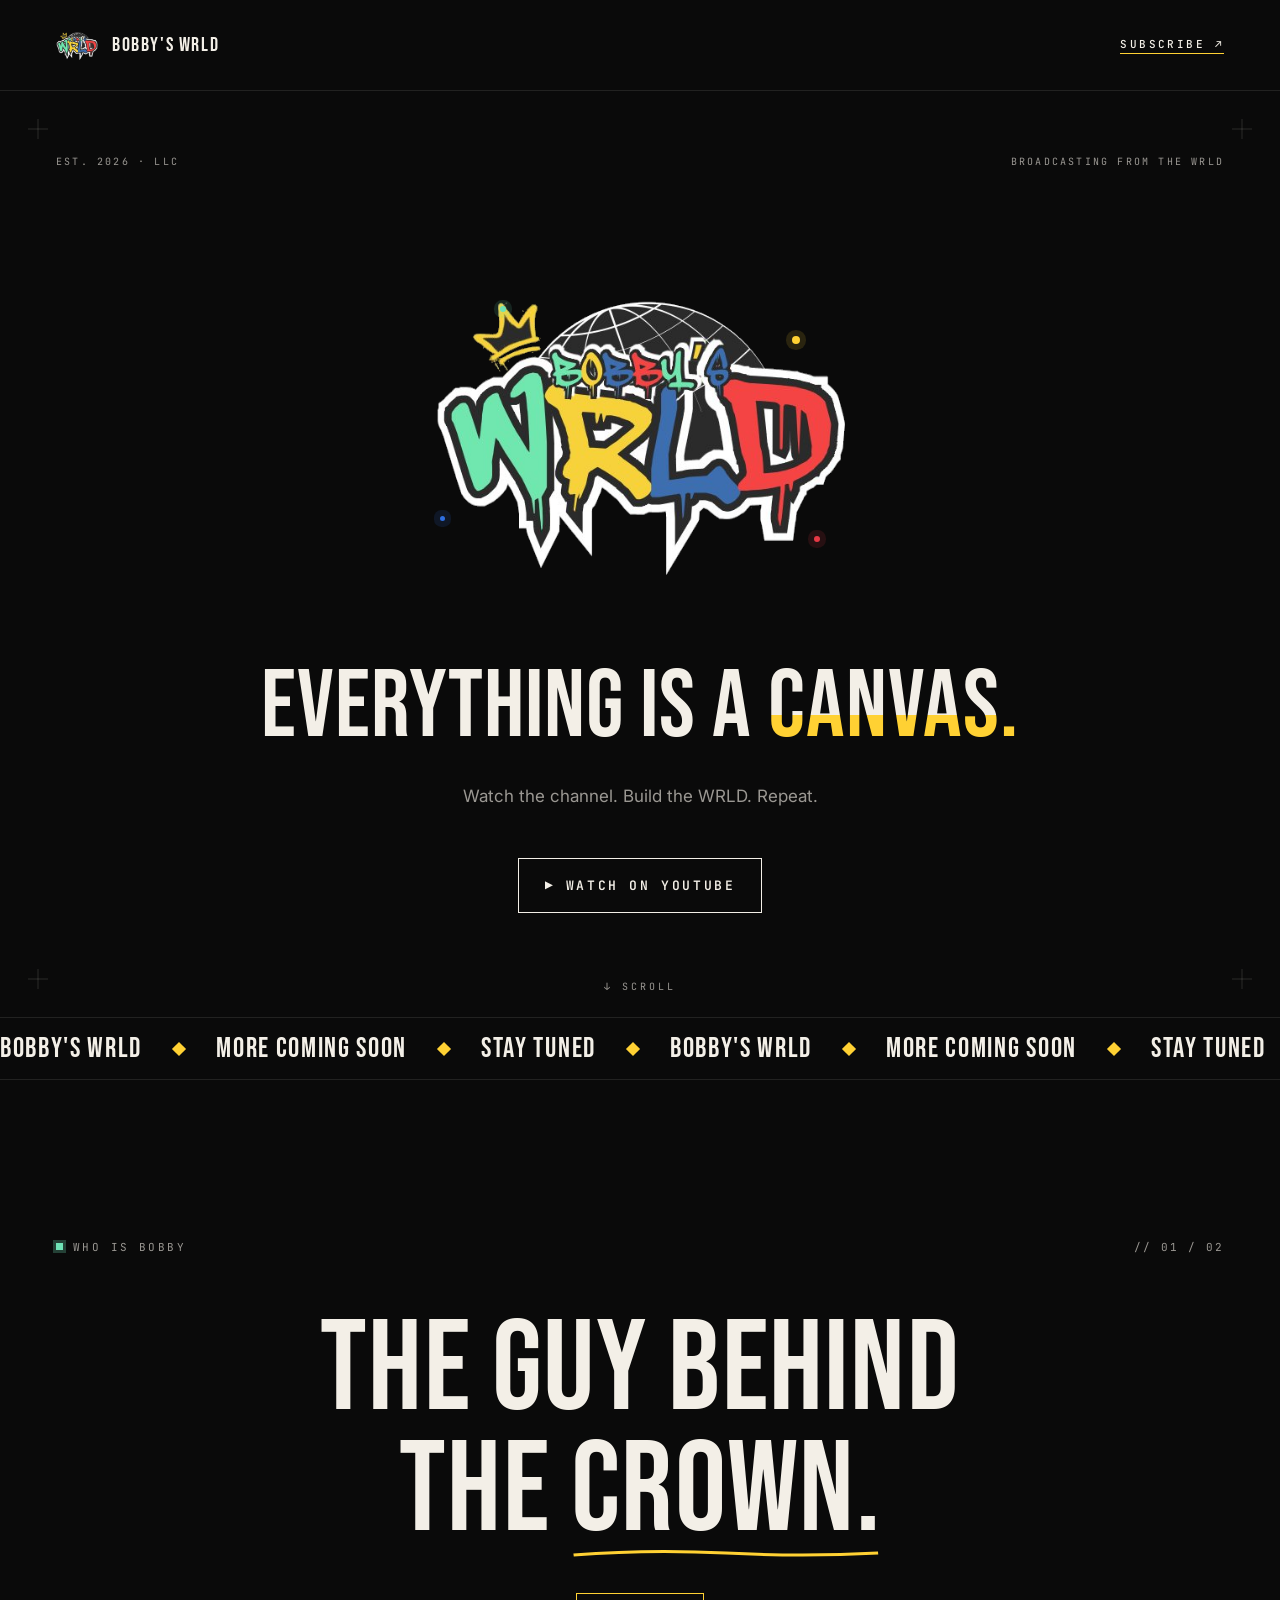
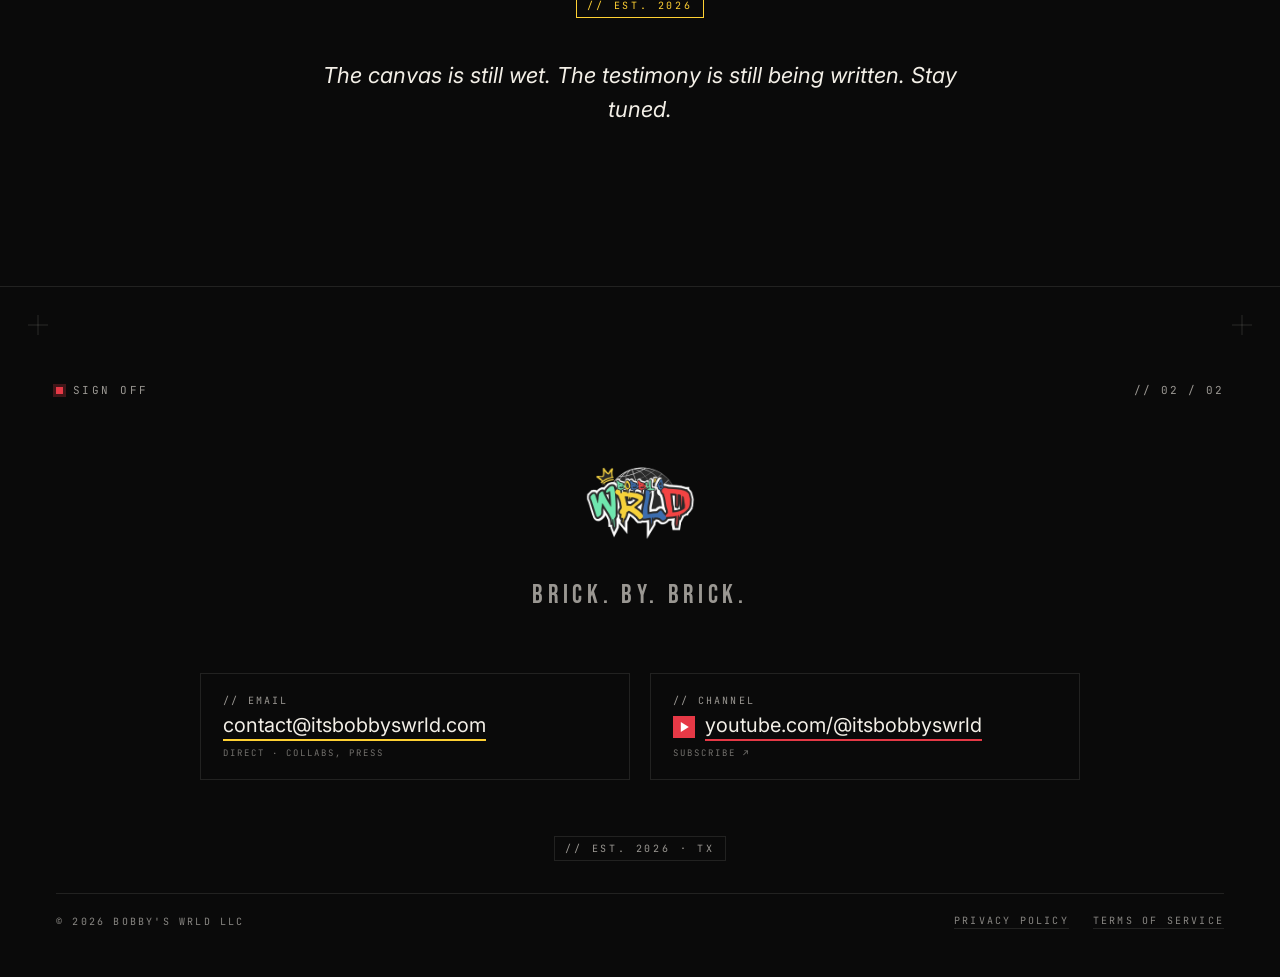
<file: index.html>
<!doctype html>
<html lang="en">
<head>
  <meta charset="utf-8">
  <meta name="viewport" content="width=device-width,initial-scale=1">
  <title>Bobby's WRLD</title>
  <meta name="description" content="Bobby's WRLD — the creator brand of Robert Coleman II. Watch the channel. Build the WRLD. Repeat.">
  <link rel="canonical" href="https://itsbobbyswrld.com/">

  <link rel="icon" type="image/x-icon" href="/assets/favicon.ico">
  <link rel="icon" type="image/png" sizes="32x32" href="/assets/favicon-32.png">
  <link rel="icon" type="image/png" sizes="16x16" href="/assets/favicon-16.png">
  <link rel="apple-touch-icon" sizes="180x180" href="/assets/favicon-180.png">

  <meta property="og:title" content="Bobby's WRLD">
  <meta property="og:description" content="Bobby's WRLD — the creator brand of Robert Coleman II. Watch the channel. Build the WRLD. Repeat.">
  <meta property="og:image" content="/assets/logo-transparent.png">
  <meta property="og:url" content="https://itsbobbyswrld.com/">
  <meta property="og:type" content="website">

  <meta name="twitter:card" content="summary">
  <meta name="twitter:title" content="Bobby's WRLD">
  <meta name="twitter:description" content="Bobby's WRLD — the creator brand of Robert Coleman II. Watch the channel. Build the WRLD. Repeat.">
  <meta name="twitter:image" content="/assets/logo-transparent.png">

  <link rel="preconnect" href="https://fonts.googleapis.com">
  <link rel="preconnect" href="https://fonts.gstatic.com" crossorigin>
  <link rel="stylesheet" href="https://fonts.googleapis.com/css2?family=Bebas+Neue&family=Inter:wght@400;500;600;700&family=JetBrains+Mono:wght@400;500;600&display=swap">

  <link rel="stylesheet" href="/style.css">
</head>
<body>

<header class="nav">
  <div class="nav-brand">
    <img src="/assets/logo-transparent.png" alt="" class="nav-logo">
    <span class="nav-wordmark">BOBBY'S WRLD</span>
  </div>
  <a class="nav-subscribe" href="https://youtube.com/@itsbobbyswrld" target="_blank" rel="noopener noreferrer">Subscribe ↗</a>
</header>

<main>
  <section class="hero">
    <span class="crosshair crosshair--tl" aria-hidden="true"></span>
    <span class="crosshair crosshair--tr" aria-hidden="true"></span>
    <span class="crosshair crosshair--bl" aria-hidden="true"></span>
    <span class="crosshair crosshair--br" aria-hidden="true"></span>

    <div class="hero-meta">
      <span>EST. 2026 · LLC</span>
      <span class="hero-meta-broadcast">BROADCASTING FROM THE WRLD</span>
      <span class="hero-meta-broadcast-mobile">WRLDWIDE</span>
    </div>

    <div class="hero-logo-wrap">
      <img src="/assets/logo-transparent.png" alt="Bobby's WRLD" class="hero-logo">
      <span class="speck speck--1" aria-hidden="true"></span>
      <span class="speck speck--2" aria-hidden="true"></span>
      <span class="speck speck--3" aria-hidden="true"></span>
      <span class="speck speck--4" aria-hidden="true"></span>
    </div>

    <div class="hero-tagline-block">
      <h1 class="hero-tagline">
        EVERYTHING IS A <span class="hero-canvas">CANVAS.</span>
      </h1>
      <p class="hero-subhead">Watch the channel. Build the WRLD. Repeat.</p>
    </div>

    <div class="hero-cta-wrap">
      <a class="btn-outline" href="https://youtube.com/@itsbobbyswrld" target="_blank" rel="noopener noreferrer">▶ Watch on YouTube</a>
    </div>

    <div class="hero-scroll" aria-hidden="true">↓ SCROLL</div>
  </section>

  <div class="ticker" aria-hidden="true">
    <div class="ticker-track">
      <span class="ticker-item">BOBBY'S WRLD</span><span class="ticker-diamond"></span>
      <span class="ticker-item">MORE COMING SOON</span><span class="ticker-diamond"></span>
      <span class="ticker-item">STAY TUNED</span><span class="ticker-diamond"></span>
      <span class="ticker-item">BOBBY'S WRLD</span><span class="ticker-diamond"></span>
      <span class="ticker-item">MORE COMING SOON</span><span class="ticker-diamond"></span>
      <span class="ticker-item">STAY TUNED</span><span class="ticker-diamond"></span>
      <span class="ticker-item">BOBBY'S WRLD</span><span class="ticker-diamond"></span>
      <span class="ticker-item">MORE COMING SOON</span><span class="ticker-diamond"></span>
      <span class="ticker-item">STAY TUNED</span><span class="ticker-diamond"></span>
      <span class="ticker-item">BOBBY'S WRLD</span><span class="ticker-diamond"></span>
      <span class="ticker-item">MORE COMING SOON</span><span class="ticker-diamond"></span>
      <span class="ticker-item">STAY TUNED</span><span class="ticker-diamond"></span>
      <span class="ticker-item">BOBBY'S WRLD</span><span class="ticker-diamond"></span>
      <span class="ticker-item">MORE COMING SOON</span><span class="ticker-diamond"></span>
      <span class="ticker-item">STAY TUNED</span><span class="ticker-diamond"></span>
      <span class="ticker-item">BOBBY'S WRLD</span><span class="ticker-diamond"></span>
      <span class="ticker-item">MORE COMING SOON</span><span class="ticker-diamond"></span>
      <span class="ticker-item">STAY TUNED</span><span class="ticker-diamond"></span>
      <span class="ticker-item">BOBBY'S WRLD</span><span class="ticker-diamond"></span>
      <span class="ticker-item">MORE COMING SOON</span><span class="ticker-diamond"></span>
      <span class="ticker-item">STAY TUNED</span><span class="ticker-diamond"></span>
      <span class="ticker-item">BOBBY'S WRLD</span><span class="ticker-diamond"></span>
      <span class="ticker-item">MORE COMING SOON</span><span class="ticker-diamond"></span>
      <span class="ticker-item">STAY TUNED</span><span class="ticker-diamond"></span>
    </div>
  </div>

  <section class="about">
    <div class="about-header">
      <div class="eyebrow eyebrow--mint">
        <span class="eyebrow-dot" aria-hidden="true"></span>
        Who is Bobby
      </div>
      <div class="section-num">// 01 / 02</div>
    </div>

    <div class="about-body">
      <h2 class="about-headline">
        THE GUY BEHIND<br>
        THE <span class="about-crown">CROWN.<svg class="about-squiggle" viewBox="0 0 240 14" preserveAspectRatio="none" aria-hidden="true"><path d="M2 8 Q 60 2, 120 6 T 238 6" stroke="#FFD133" stroke-width="3" fill="none"/></svg></span>
      </h2>

      <div class="about-chip">// EST. 2026</div>

      <p class="about-bio">
        The canvas is still wet. The testimony is still being written. Stay tuned.
      </p>
    </div>
  </section>
</main>

<footer class="footer">
  <span class="crosshair crosshair--tl" aria-hidden="true"></span>
  <span class="crosshair crosshair--tr" aria-hidden="true"></span>

  <div class="footer-header">
    <div class="eyebrow eyebrow--red">
      <span class="eyebrow-dot" aria-hidden="true"></span>
      Sign off
    </div>
    <div class="section-num">// 02 / 02</div>
  </div>

  <div class="footer-mantra">
    <img src="/assets/logo-transparent.png" alt="" class="footer-logo">
    <div class="footer-mantra-text">BRICK. BY. BRICK.</div>
  </div>

  <div class="footer-cards">
    <div class="footer-card">
      <div class="footer-card-label">// email</div>
      <a class="footer-card-link footer-card-link--yellow" href="mailto:contact@itsbobbyswrld.com">
        <span class="footer-card-link-text">contact@itsbobbyswrld.com</span>
      </a>
      <div class="footer-card-sub">direct · collabs, press</div>
    </div>

    <div class="footer-card">
      <div class="footer-card-label">// channel</div>
      <a class="footer-card-link footer-card-link--red" href="https://youtube.com/@itsbobbyswrld" target="_blank" rel="noopener noreferrer">
        <span class="footer-play" aria-hidden="true"></span>
        <span class="footer-card-link-text">youtube.com/@itsbobbyswrld</span>
      </a>
      <div class="footer-card-sub">subscribe ↗</div>
    </div>
  </div>

  <div class="footer-mark"><span>// EST. 2026 · TX</span></div>

  <div class="footer-legal">
    <span>© 2026 Bobby's WRLD LLC</span>
    <div class="footer-legal-links">
      <a href="/privacy">Privacy Policy</a>
      <a href="/terms">Terms of Service</a>
    </div>
  </div>
</footer>

</body>
</html>
</file>
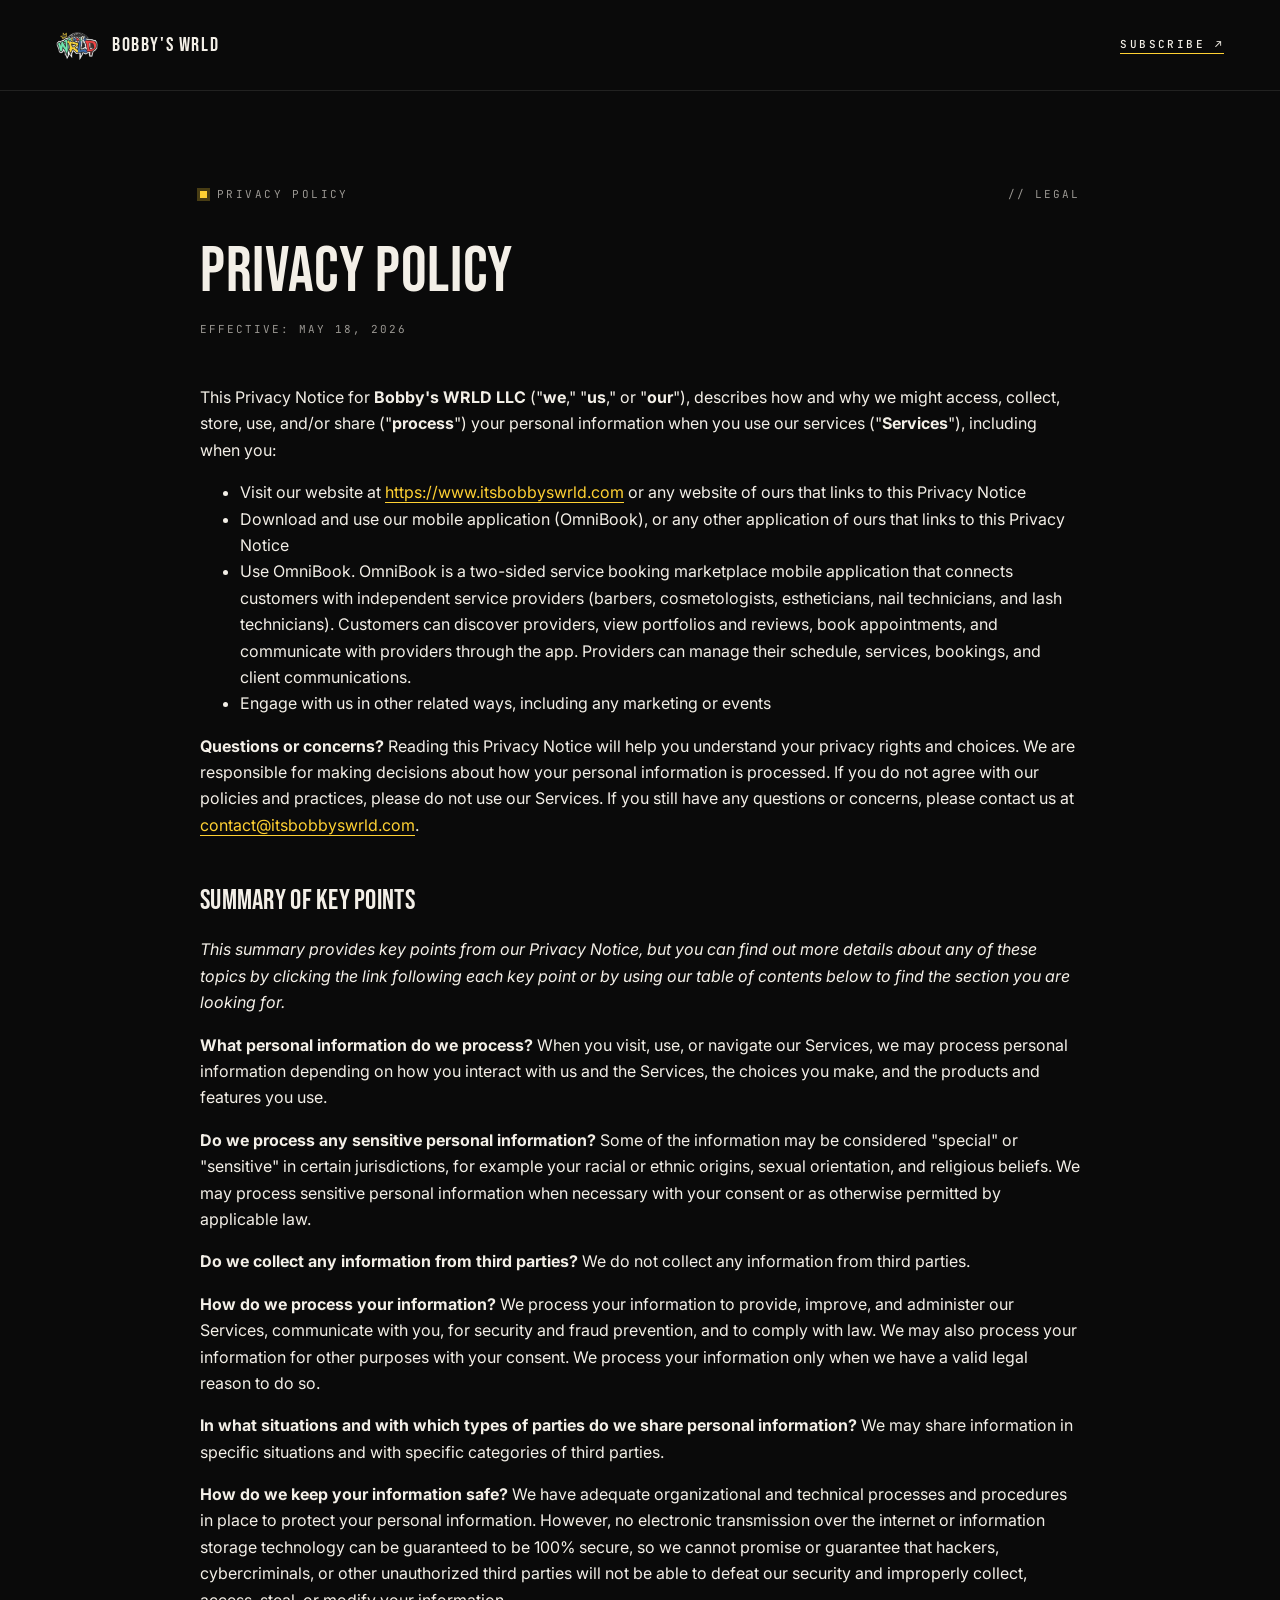
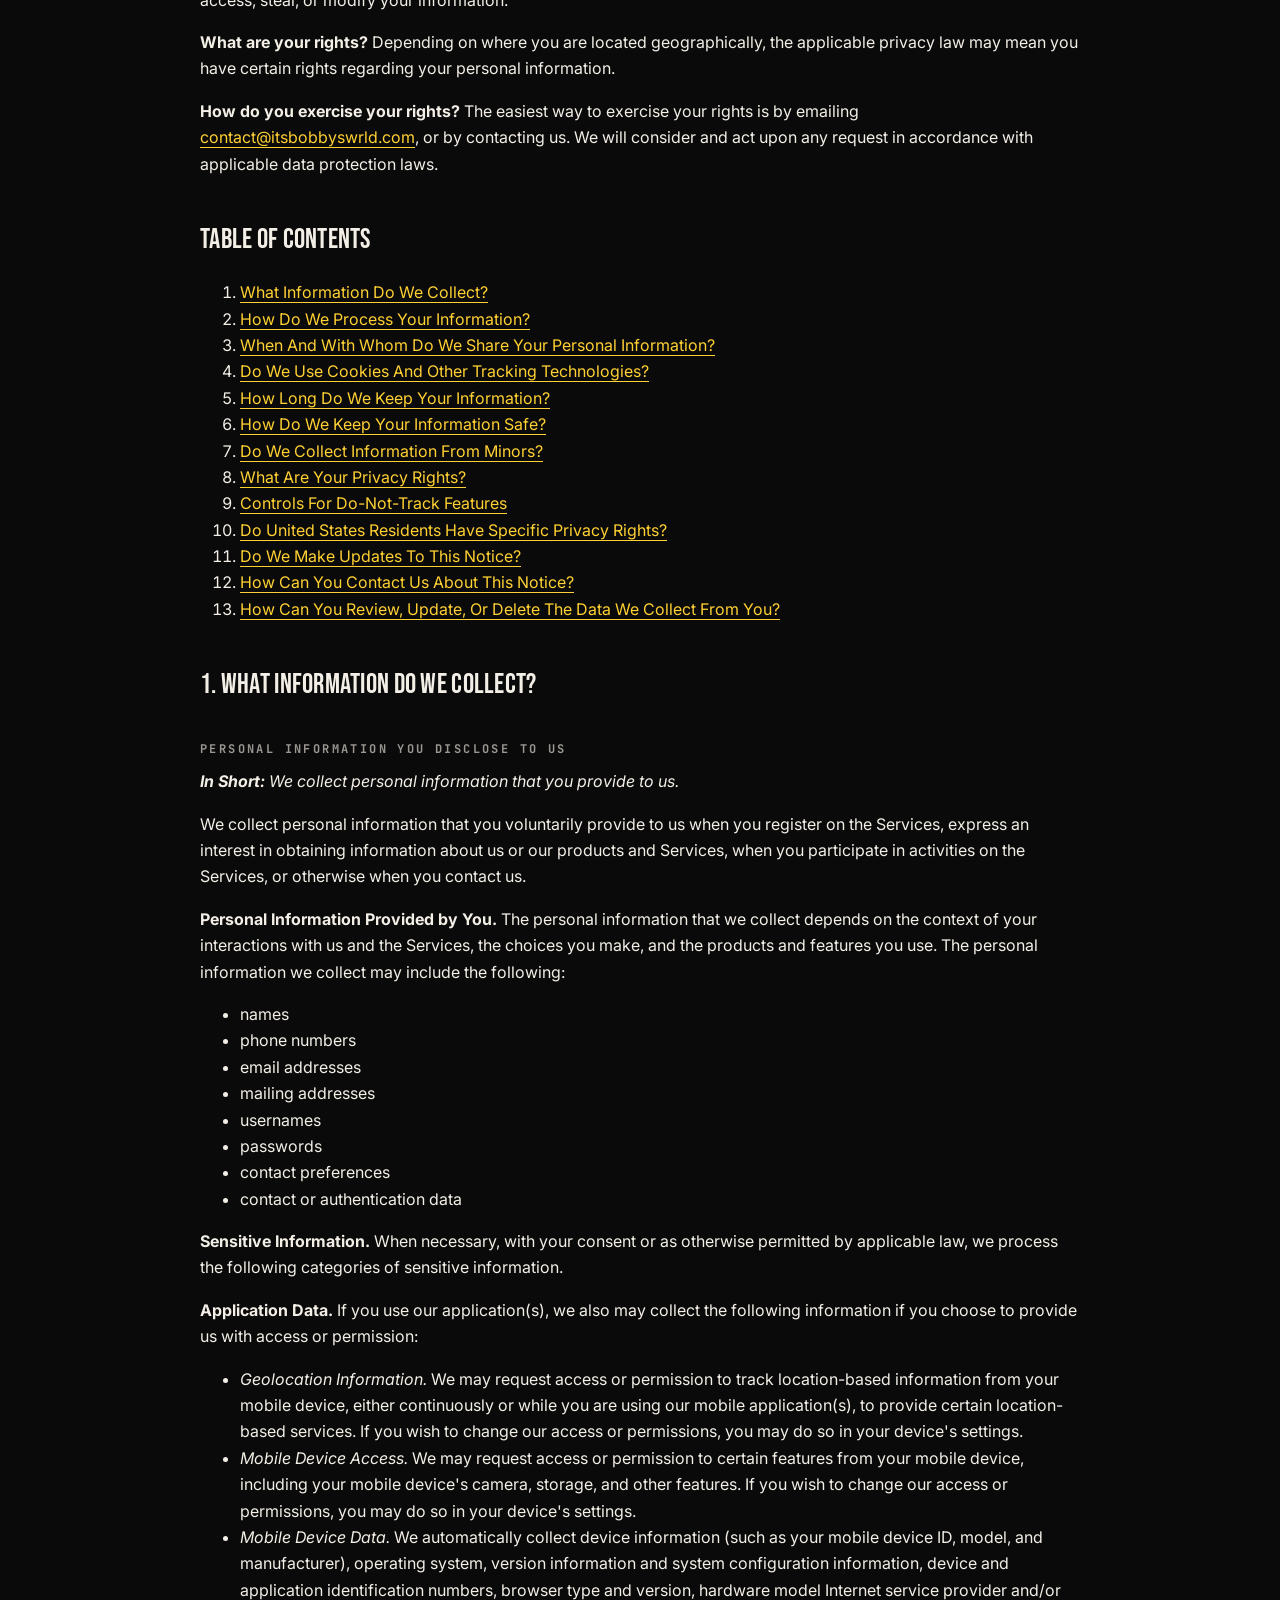
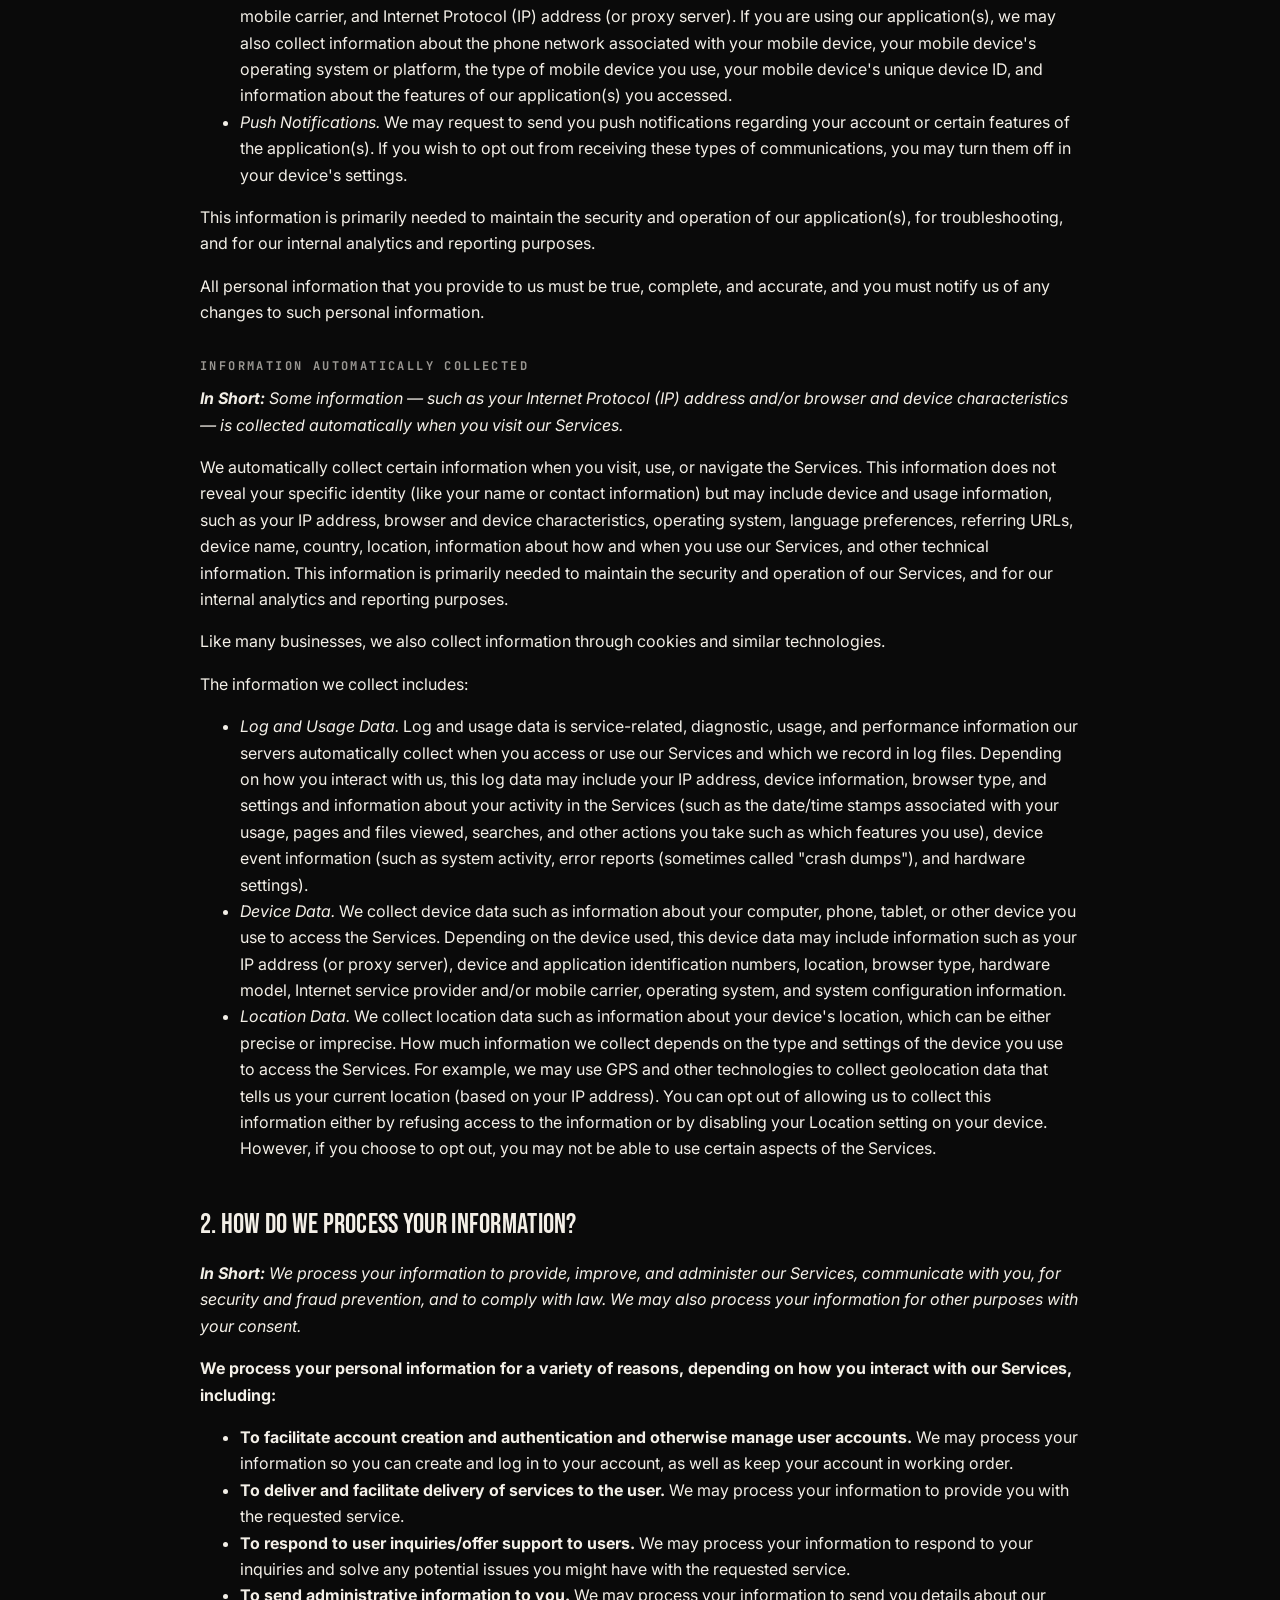
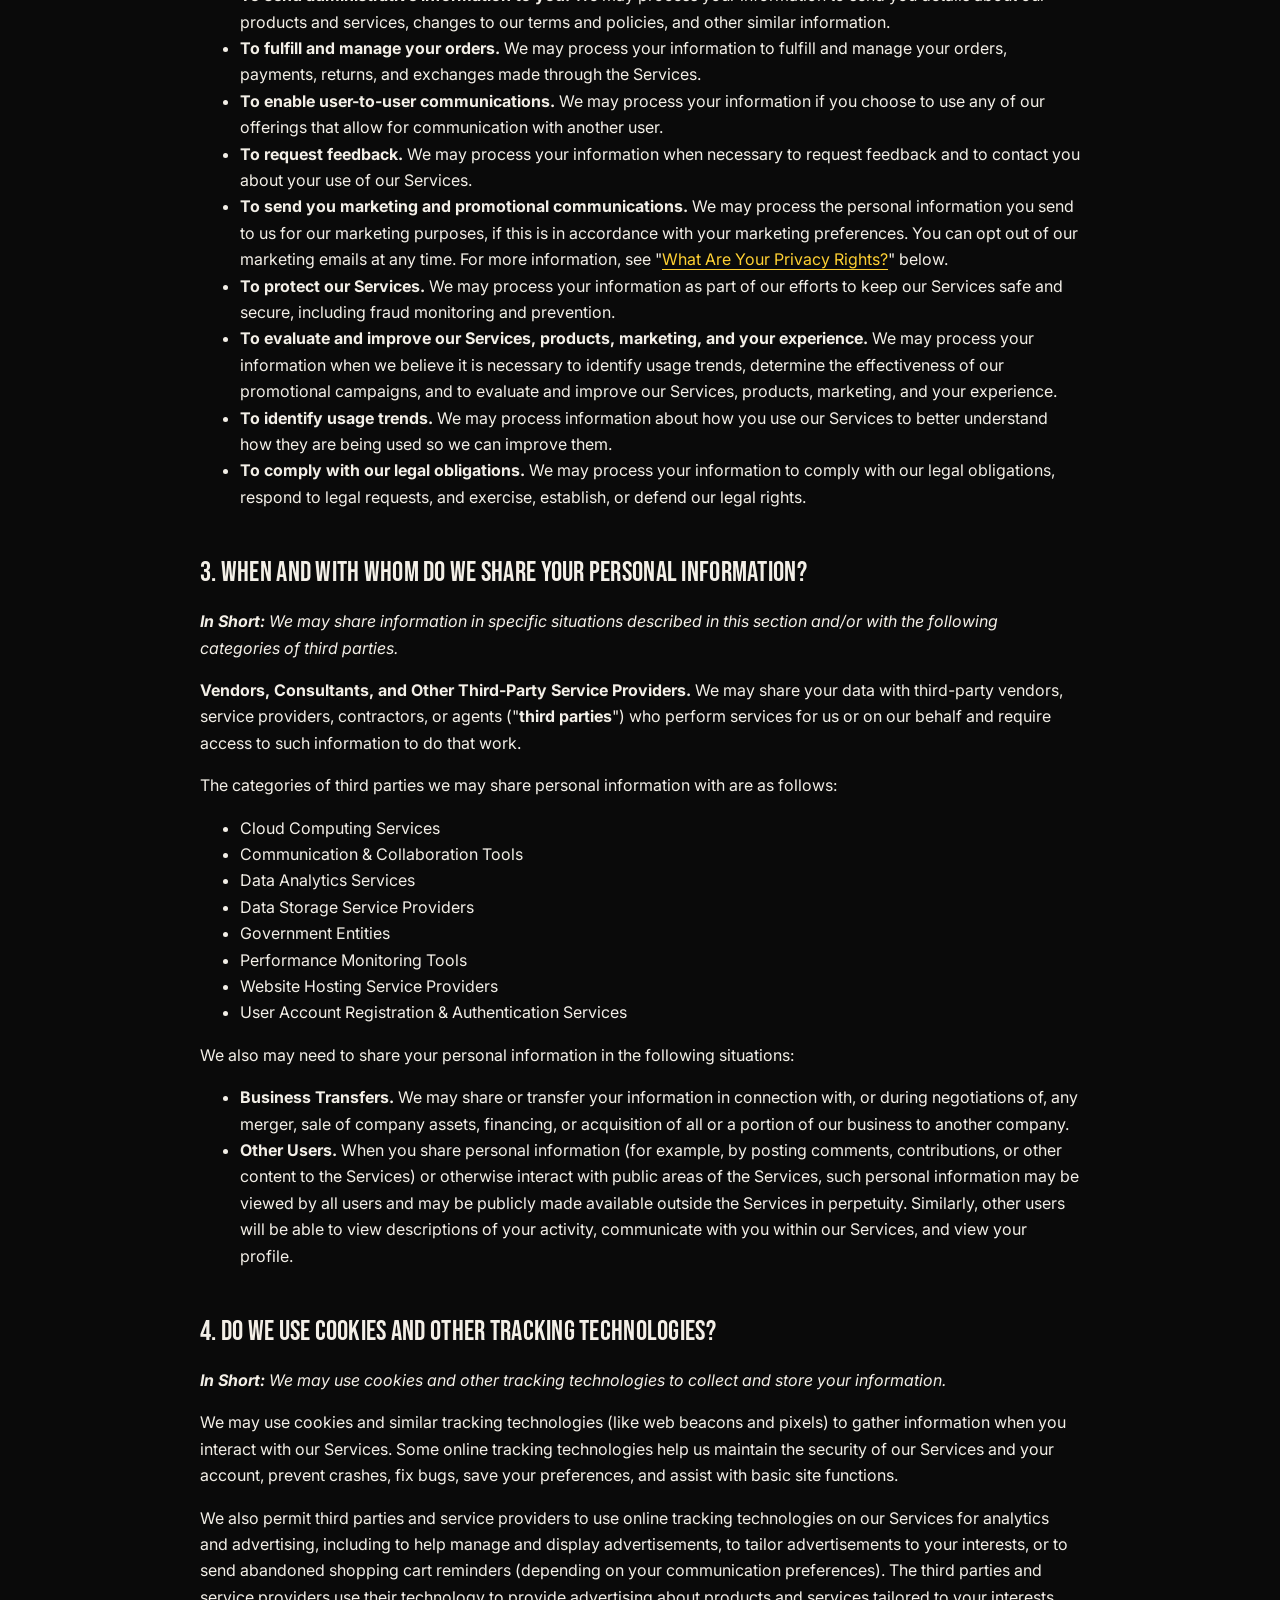
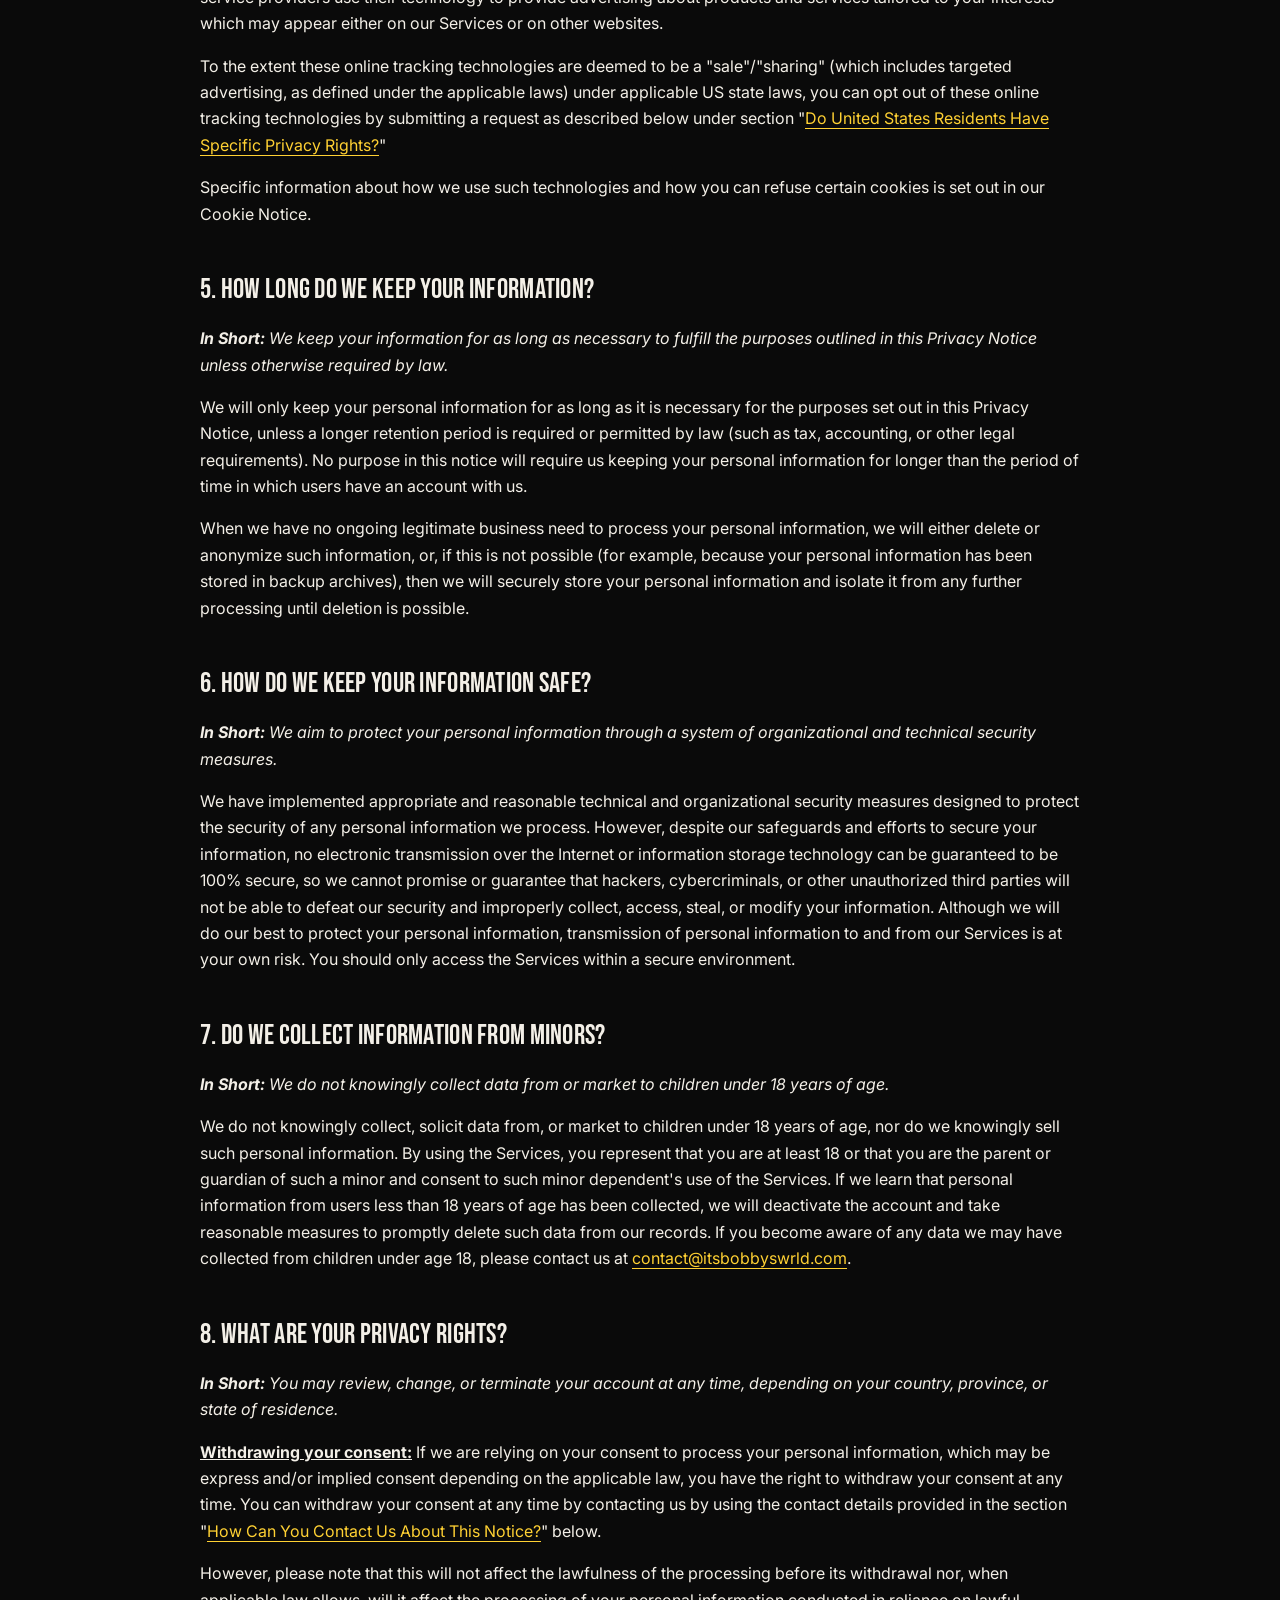
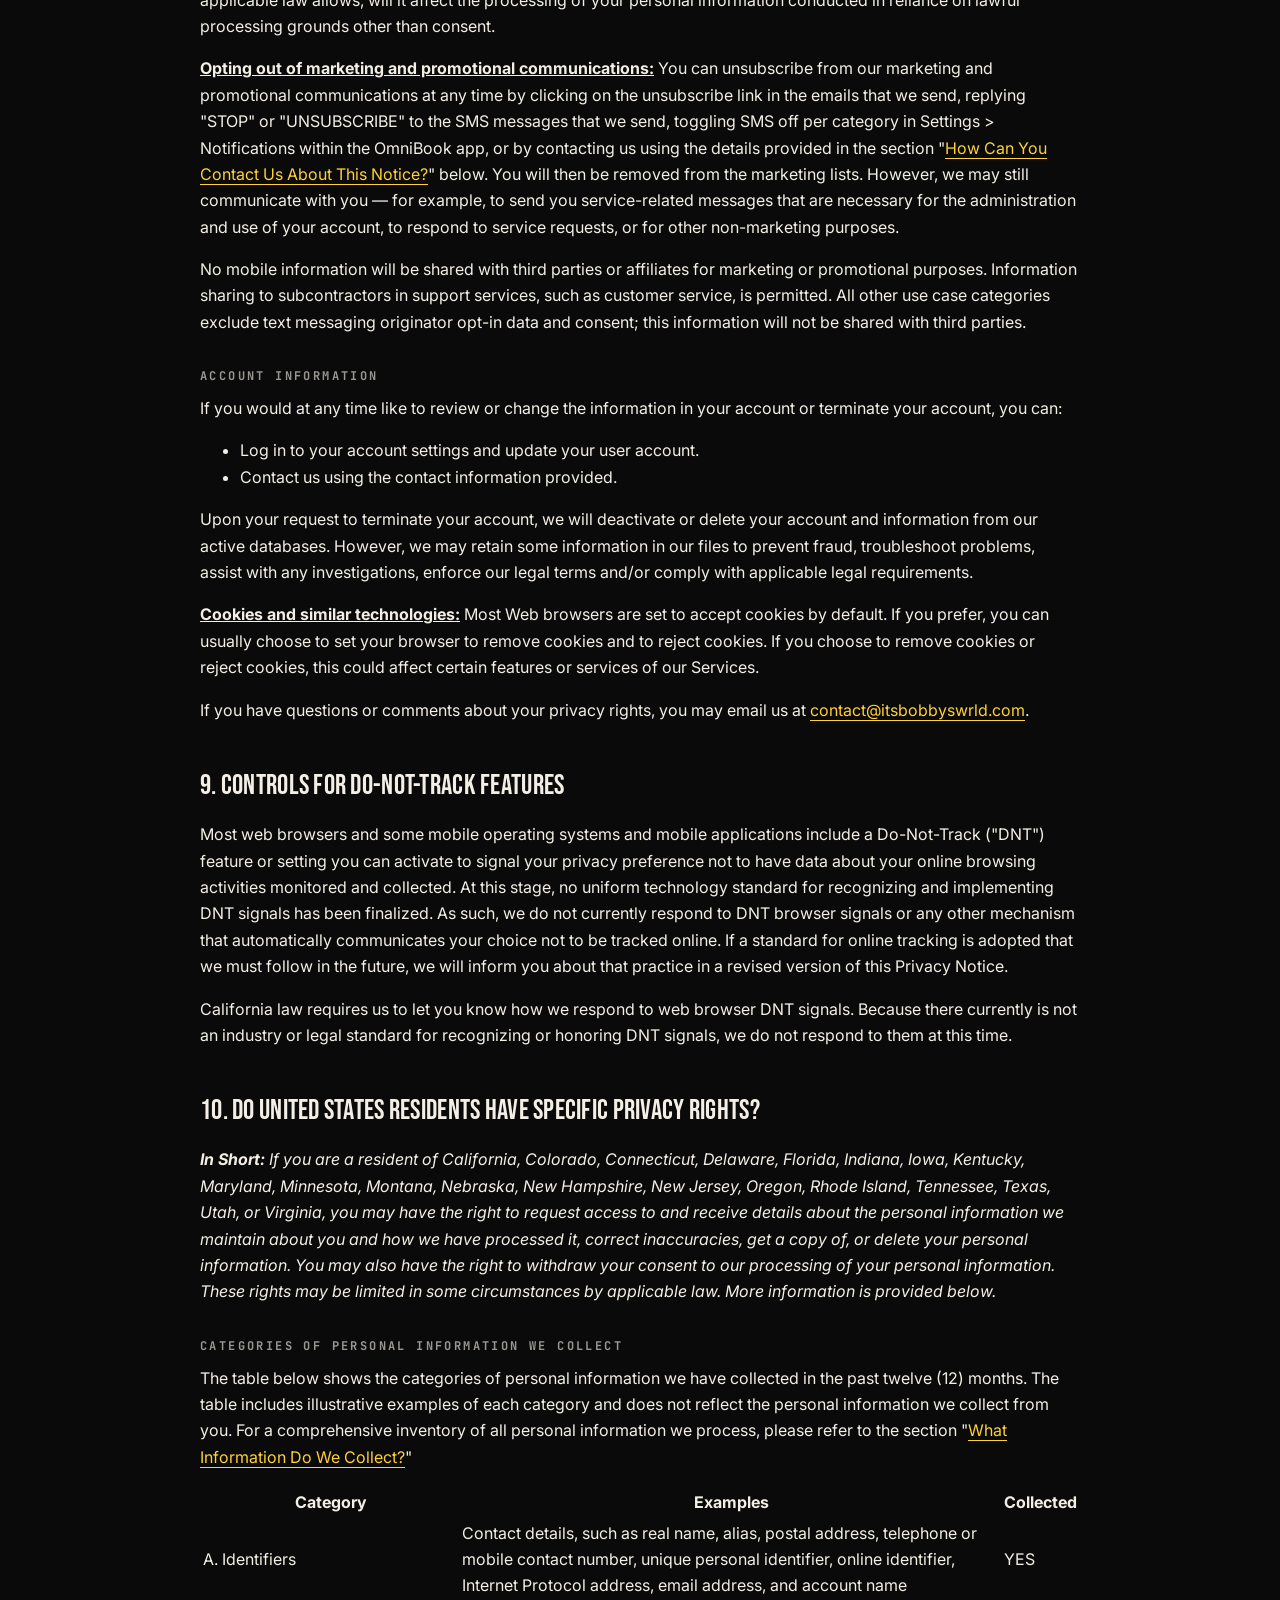
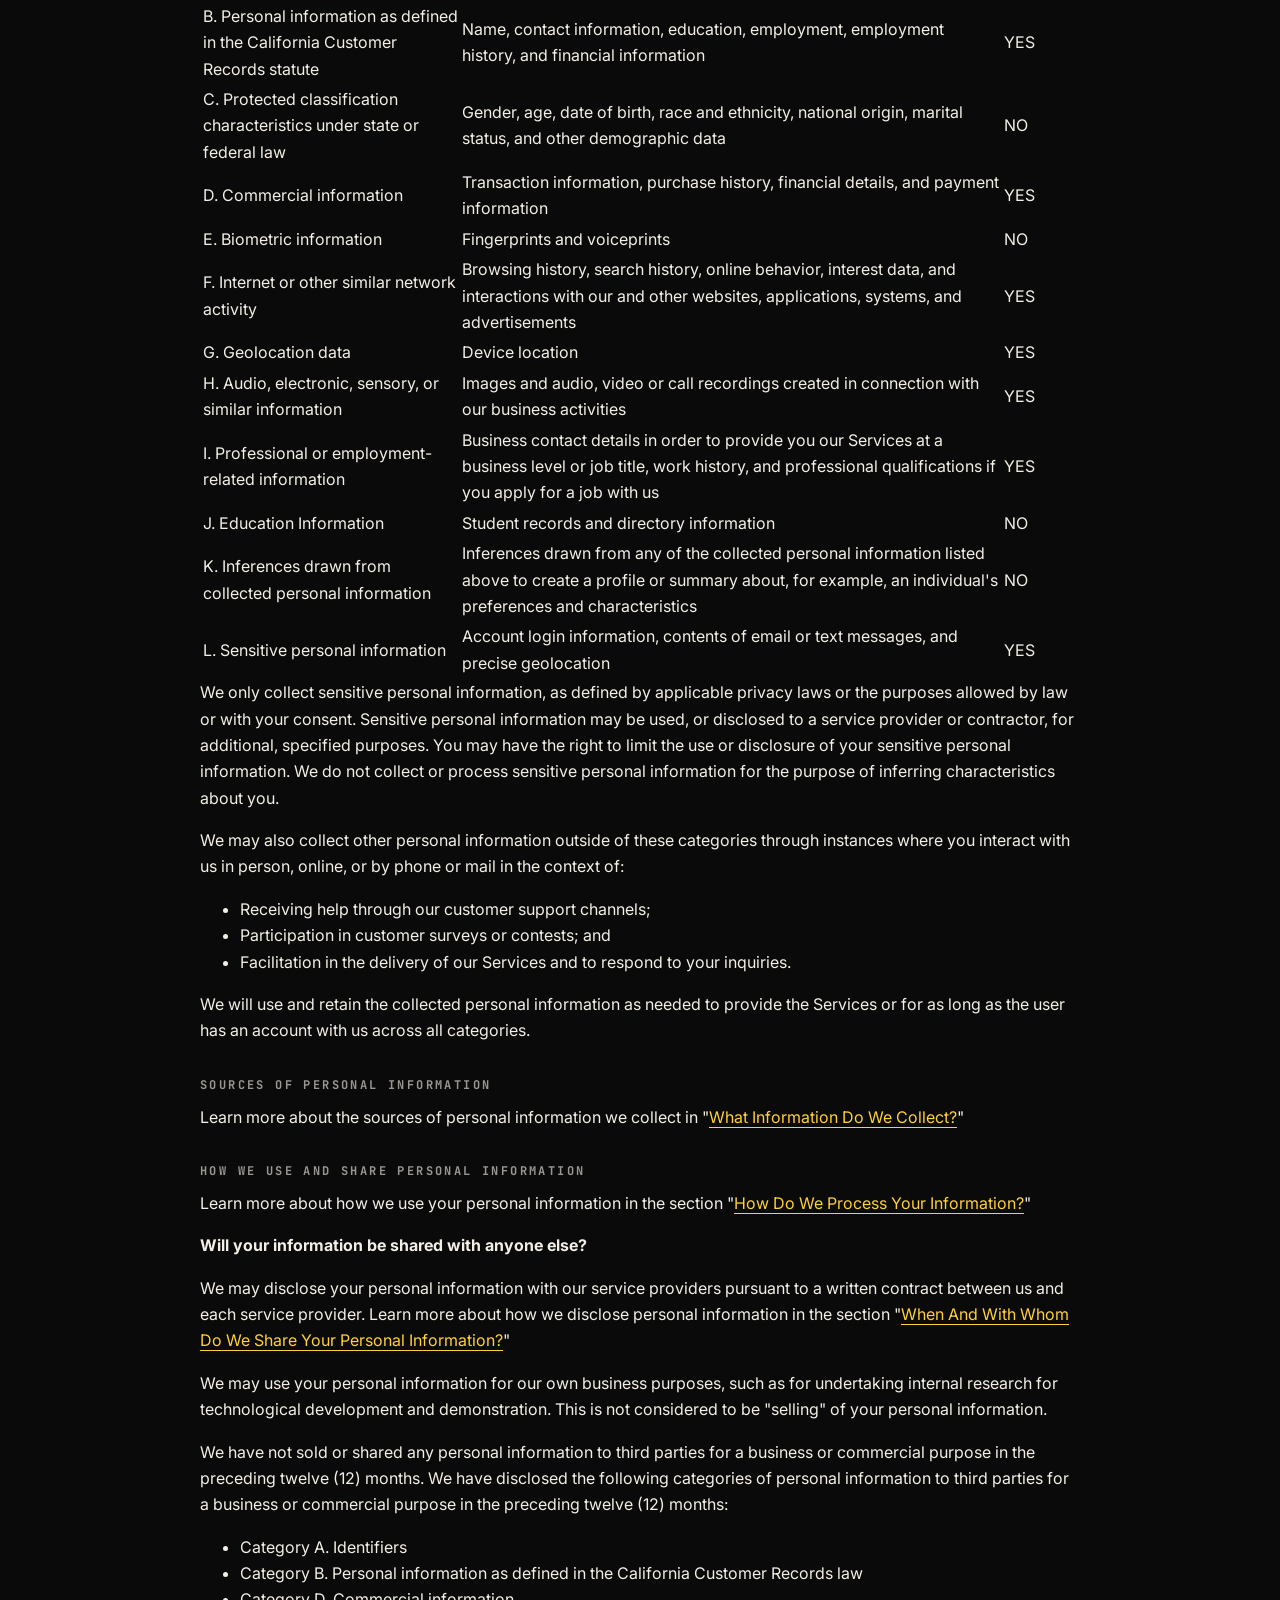
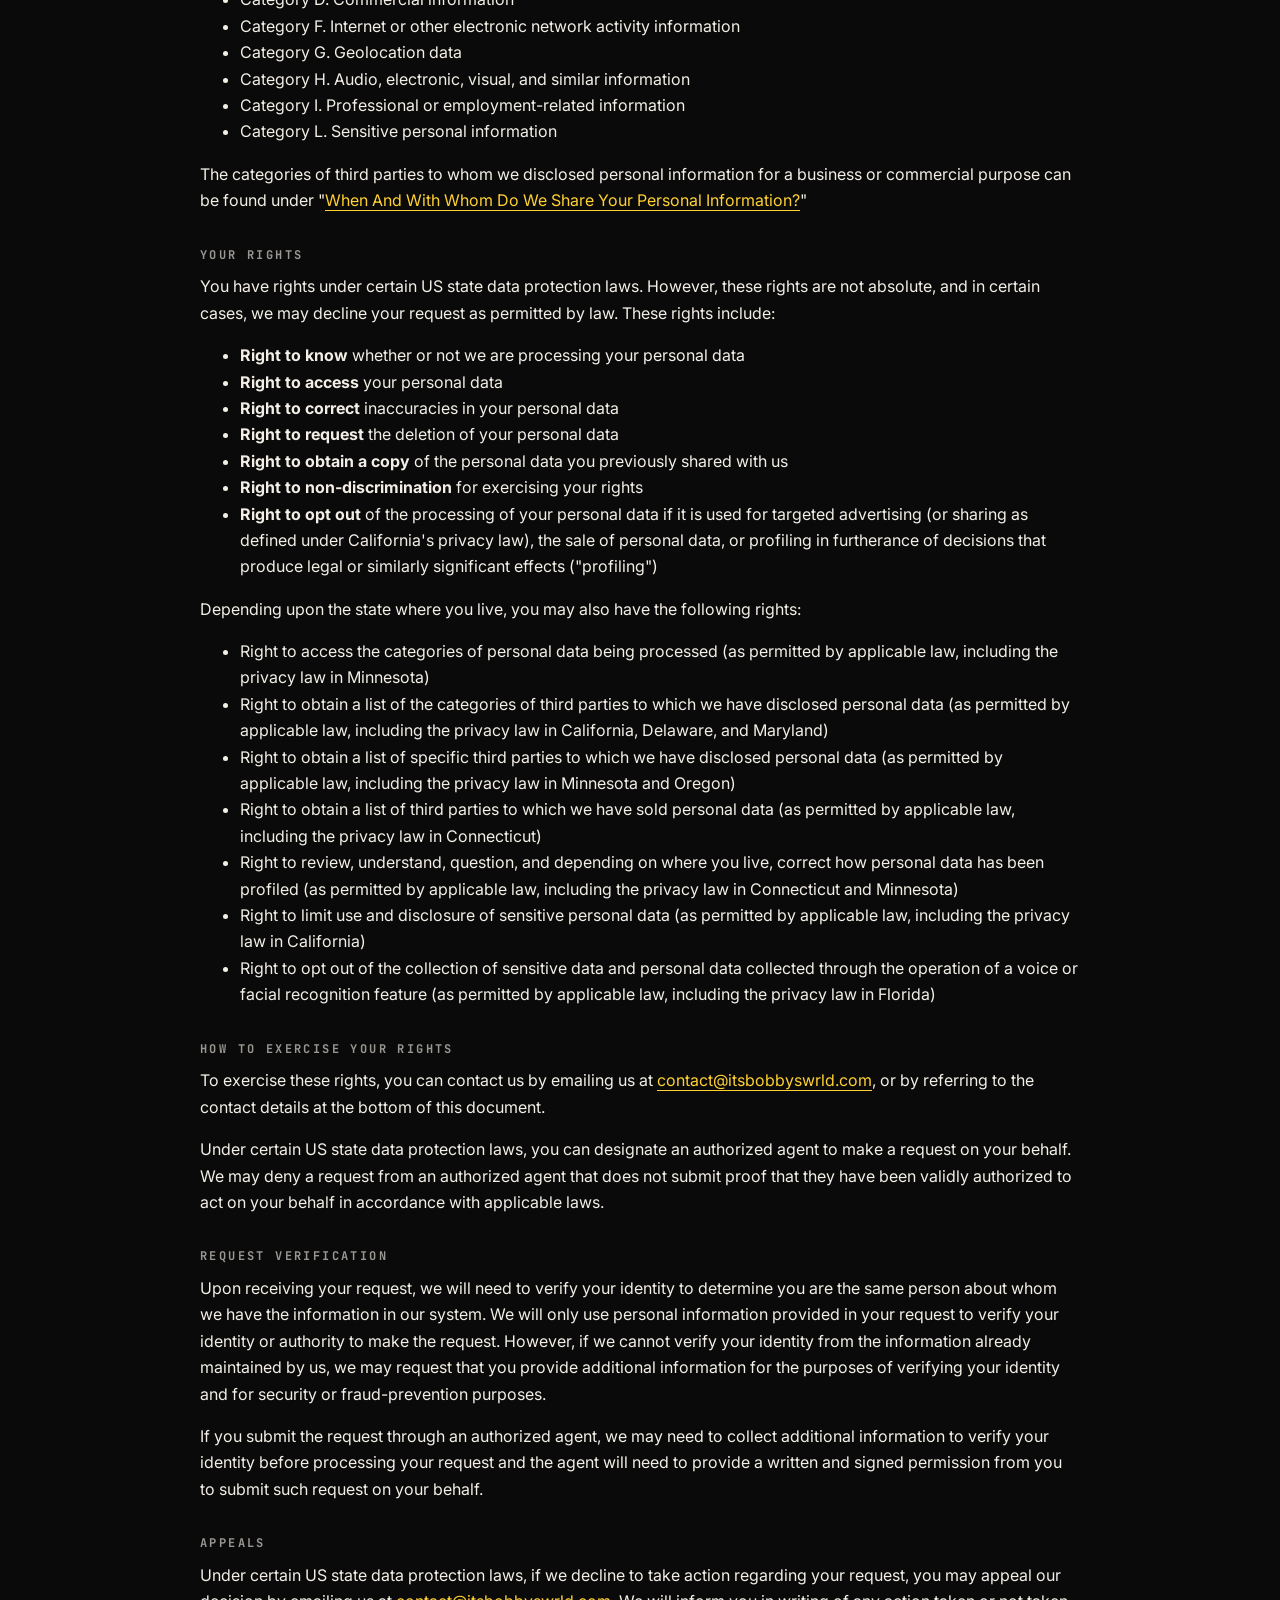
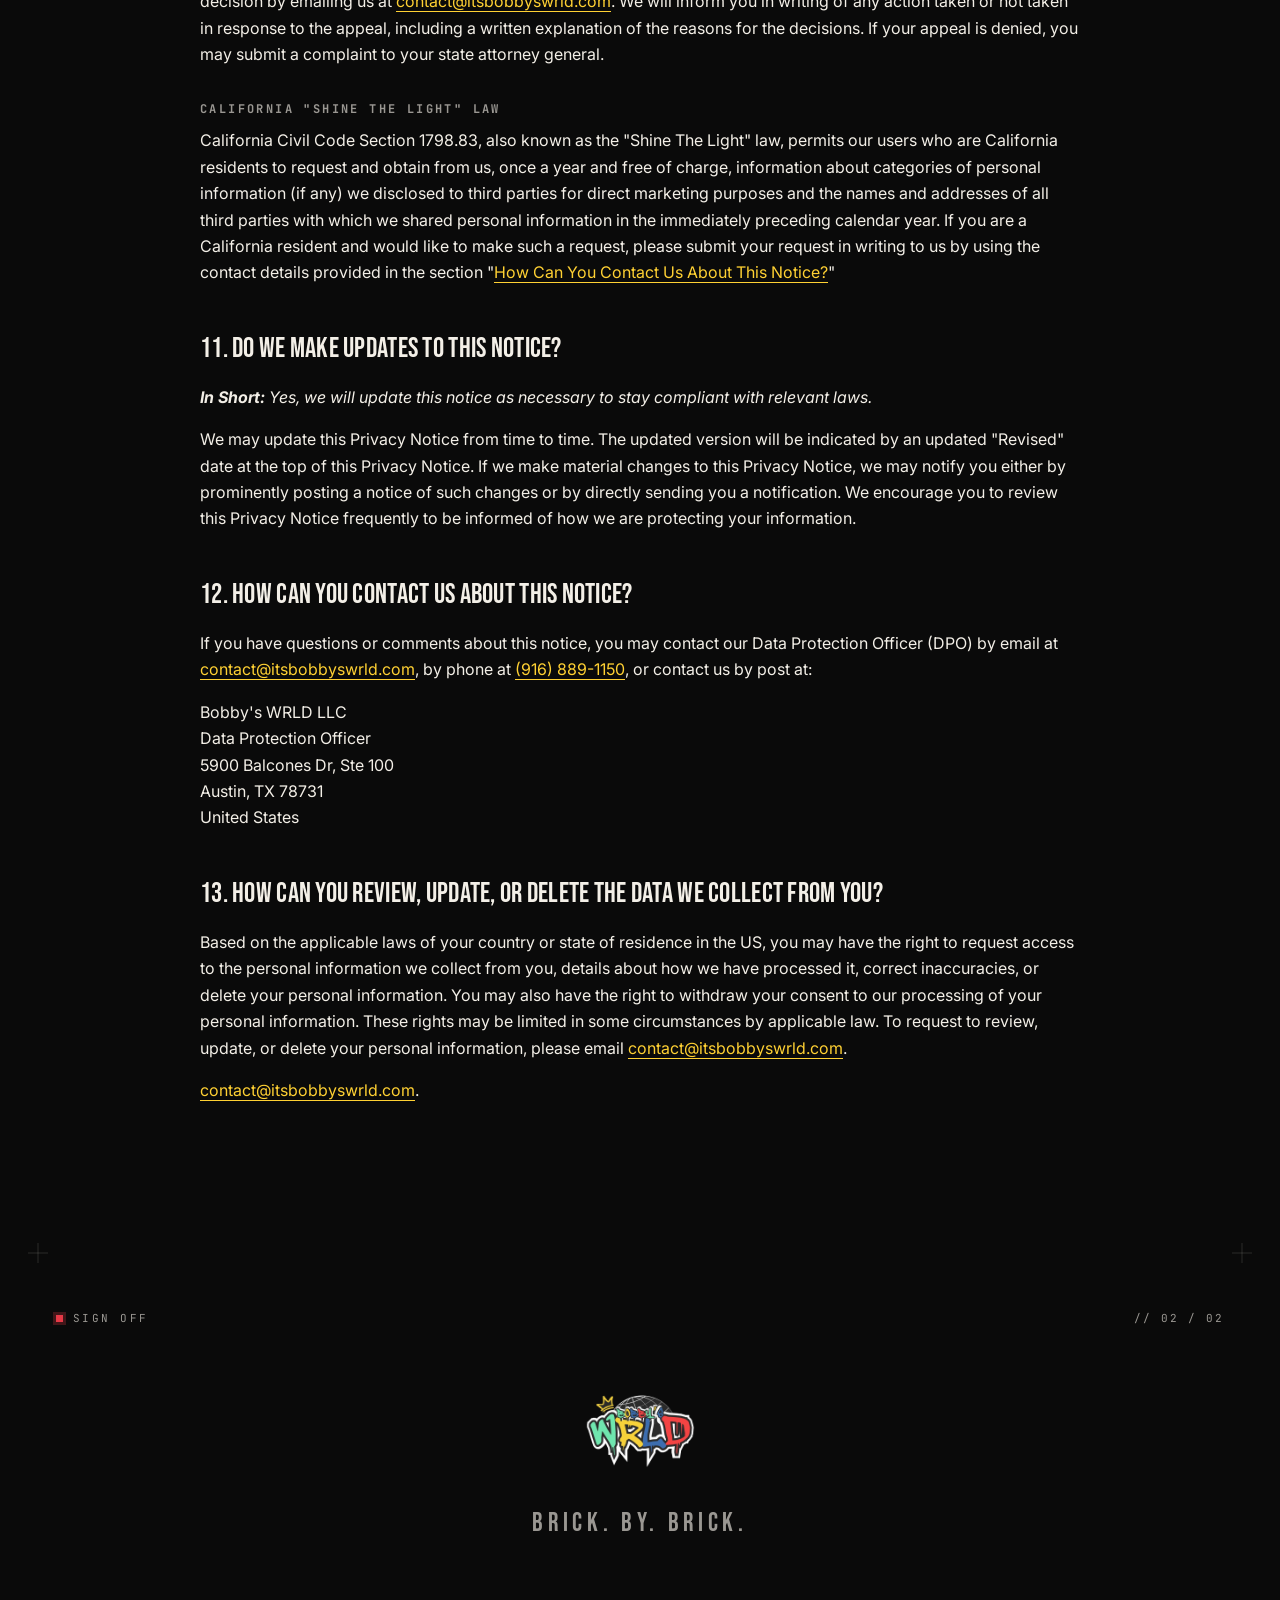
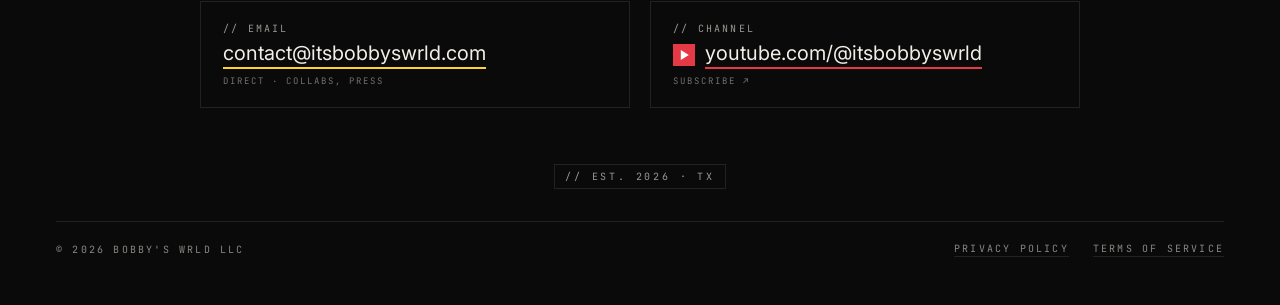
<file: privacy/index.html>
<!doctype html>
<html lang="en">
<head>
  <meta charset="utf-8">
  <meta name="viewport" content="width=device-width,initial-scale=1">
  <title>Privacy Policy — Bobby's WRLD</title>
  <meta name="description" content="Privacy Policy for Bobby's WRLD LLC.">
  <link rel="canonical" href="https://itsbobbyswrld.com/privacy">

  <link rel="icon" type="image/x-icon" href="/assets/favicon.ico">
  <link rel="icon" type="image/png" sizes="32x32" href="/assets/favicon-32.png">
  <link rel="icon" type="image/png" sizes="16x16" href="/assets/favicon-16.png">
  <link rel="apple-touch-icon" sizes="180x180" href="/assets/favicon-180.png">

  <meta property="og:title" content="Privacy Policy — Bobby's WRLD">
  <meta property="og:description" content="Privacy Policy for Bobby's WRLD LLC.">
  <meta property="og:image" content="/assets/logo-transparent.png">
  <meta property="og:url" content="https://itsbobbyswrld.com/privacy">
  <meta property="og:type" content="website">

  <link rel="preconnect" href="https://fonts.googleapis.com">
  <link rel="preconnect" href="https://fonts.gstatic.com" crossorigin>
  <link rel="stylesheet" href="https://fonts.googleapis.com/css2?family=Bebas+Neue&family=Inter:wght@400;500;600;700&family=JetBrains+Mono:wght@400;500;600&display=swap">

  <link rel="stylesheet" href="/style.css">
</head>
<body>

<header class="nav">
  <div class="nav-brand">
    <a href="/" style="display:flex;align-items:center;gap:14px;text-decoration:none;color:inherit;">
      <img src="/assets/logo-transparent.png" alt="" class="nav-logo">
      <span class="nav-wordmark">BOBBY'S WRLD</span>
    </a>
  </div>
  <a class="nav-subscribe" href="https://youtube.com/@itsbobbyswrld" target="_blank" rel="noopener noreferrer">Subscribe ↗</a>
</header>

<main class="legal-page">
  <div class="legal-container">
    <div class="legal-header">
      <div class="eyebrow eyebrow--yellow">
        <span class="eyebrow-dot" aria-hidden="true"></span>
        Privacy Policy
      </div>
      <div class="section-num">// LEGAL</div>
    </div>
    <h1 class="legal-title">PRIVACY POLICY</h1>
    <p class="legal-effective">Effective: May 18, 2026</p>

    <div class="legal-body">
  <p>This Privacy Notice for <strong>Bobby's WRLD LLC</strong> ("<strong>we</strong>," "<strong>us</strong>," or "<strong>our</strong>"), describes how and why we might access, collect, store, use, and/or share ("<strong>process</strong>") your personal information when you use our services ("<strong>Services</strong>"), including when you:</p>

      <ul>
        <li>Visit our website at <a href="https://www.itsbobbyswrld.com">https://www.itsbobbyswrld.com</a> or any website of ours that links to this Privacy Notice</li>
        <li>Download and use our mobile application (OmniBook), or any other application of ours that links to this Privacy Notice</li>
        <li>Use OmniBook. OmniBook is a two-sided service booking marketplace mobile application that connects customers with independent service providers (barbers, cosmetologists, estheticians, nail technicians, and lash technicians). Customers can discover providers, view portfolios and reviews, book appointments, and communicate with providers through the app. Providers can manage their schedule, services, bookings, and client communications.</li>
        <li>Engage with us in other related ways, including any marketing or events</li>
      </ul>

      <p><strong>Questions or concerns?</strong> Reading this Privacy Notice will help you understand your privacy rights and choices. We are responsible for making decisions about how your personal information is processed. If you do not agree with our policies and practices, please do not use our Services. If you still have any questions or concerns, please contact us at <a href="mailto:contact@itsbobbyswrld.com">contact@itsbobbyswrld.com</a>.</p>

      <h2>Summary of Key Points</h2>

      <p><em>This summary provides key points from our Privacy Notice, but you can find out more details about any of these topics by clicking the link following each key point or by using our table of contents below to find the section you are looking for.</em></p>

      <p><strong>What personal information do we process?</strong> When you visit, use, or navigate our Services, we may process personal information depending on how you interact with us and the Services, the choices you make, and the products and features you use.</p>

      <p><strong>Do we process any sensitive personal information?</strong> Some of the information may be considered "special" or "sensitive" in certain jurisdictions, for example your racial or ethnic origins, sexual orientation, and religious beliefs. We may process sensitive personal information when necessary with your consent or as otherwise permitted by applicable law.</p>

      <p><strong>Do we collect any information from third parties?</strong> We do not collect any information from third parties.</p>

      <p><strong>How do we process your information?</strong> We process your information to provide, improve, and administer our Services, communicate with you, for security and fraud prevention, and to comply with law. We may also process your information for other purposes with your consent. We process your information only when we have a valid legal reason to do so.</p>

      <p><strong>In what situations and with which types of parties do we share personal information?</strong> We may share information in specific situations and with specific categories of third parties.</p>

      <p><strong>How do we keep your information safe?</strong> We have adequate organizational and technical processes and procedures in place to protect your personal information. However, no electronic transmission over the internet or information storage technology can be guaranteed to be 100% secure, so we cannot promise or guarantee that hackers, cybercriminals, or other unauthorized third parties will not be able to defeat our security and improperly collect, access, steal, or modify your information.</p>

      <p><strong>What are your rights?</strong> Depending on where you are located geographically, the applicable privacy law may mean you have certain rights regarding your personal information.</p>

      <p><strong>How do you exercise your rights?</strong> The easiest way to exercise your rights is by emailing <a href="mailto:contact@itsbobbyswrld.com">contact@itsbobbyswrld.com</a>, or by contacting us. We will consider and act upon any request in accordance with applicable data protection laws.</p>

      <h2>Table of Contents</h2>

      <ol>
        <li><a href="#section-1">What Information Do We Collect?</a></li>
        <li><a href="#section-2">How Do We Process Your Information?</a></li>
        <li><a href="#section-3">When And With Whom Do We Share Your Personal Information?</a></li>
        <li><a href="#section-4">Do We Use Cookies And Other Tracking Technologies?</a></li>
        <li><a href="#section-5">How Long Do We Keep Your Information?</a></li>
        <li><a href="#section-6">How Do We Keep Your Information Safe?</a></li>
        <li><a href="#section-7">Do We Collect Information From Minors?</a></li>
        <li><a href="#section-8">What Are Your Privacy Rights?</a></li>
        <li><a href="#section-9">Controls For Do-Not-Track Features</a></li>
        <li><a href="#section-10">Do United States Residents Have Specific Privacy Rights?</a></li>
        <li><a href="#section-11">Do We Make Updates To This Notice?</a></li>
        <li><a href="#section-12">How Can You Contact Us About This Notice?</a></li>
        <li><a href="#section-13">How Can You Review, Update, Or Delete The Data We Collect From You?</a></li>
      </ol>

      <h2 id="section-1">1. What Information Do We Collect?</h2>

      <h3>Personal information you disclose to us</h3>

      <p><em><strong>In Short:</strong> We collect personal information that you provide to us.</em></p>

      <p>We collect personal information that you voluntarily provide to us when you register on the Services, express an interest in obtaining information about us or our products and Services, when you participate in activities on the Services, or otherwise when you contact us.</p>

      <p><strong>Personal Information Provided by You.</strong> The personal information that we collect depends on the context of your interactions with us and the Services, the choices you make, and the products and features you use. The personal information we collect may include the following:</p>

      <ul>
        <li>names</li>
        <li>phone numbers</li>
        <li>email addresses</li>
        <li>mailing addresses</li>
        <li>usernames</li>
        <li>passwords</li>
        <li>contact preferences</li>
        <li>contact or authentication data</li>
      </ul>

      <p><strong>Sensitive Information.</strong> When necessary, with your consent or as otherwise permitted by applicable law, we process the following categories of sensitive information.</p>

      <p><strong>Application Data.</strong> If you use our application(s), we also may collect the following information if you choose to provide us with access or permission:</p>

      <ul>
        <li><em>Geolocation Information.</em> We may request access or permission to track location-based information from your mobile device, either continuously or while you are using our mobile application(s), to provide certain location-based services. If you wish to change our access or permissions, you may do so in your device's settings.</li>
        <li><em>Mobile Device Access.</em> We may request access or permission to certain features from your mobile device, including your mobile device's camera, storage, and other features. If you wish to change our access or permissions, you may do so in your device's settings.</li>
        <li><em>Mobile Device Data.</em> We automatically collect device information (such as your mobile device ID, model, and manufacturer), operating system, version information and system configuration information, device and application identification numbers, browser type and version, hardware model Internet service provider and/or mobile carrier, and Internet Protocol (IP) address (or proxy server). If you are using our application(s), we may also collect information about the phone network associated with your mobile device, your mobile device's operating system or platform, the type of mobile device you use, your mobile device's unique device ID, and information about the features of our application(s) you accessed.</li>
        <li><em>Push Notifications.</em> We may request to send you push notifications regarding your account or certain features of the application(s). If you wish to opt out from receiving these types of communications, you may turn them off in your device's settings.</li>
      </ul>

      <p>This information is primarily needed to maintain the security and operation of our application(s), for troubleshooting, and for our internal analytics and reporting purposes.</p>

      <p>All personal information that you provide to us must be true, complete, and accurate, and you must notify us of any changes to such personal information.</p>

      <h3>Information automatically collected</h3>

      <p><em><strong>In Short:</strong> Some information — such as your Internet Protocol (IP) address and/or browser and device characteristics — is collected automatically when you visit our Services.</em></p>

      <p>We automatically collect certain information when you visit, use, or navigate the Services. This information does not reveal your specific identity (like your name or contact information) but may include device and usage information, such as your IP address, browser and device characteristics, operating system, language preferences, referring URLs, device name, country, location, information about how and when you use our Services, and other technical information. This information is primarily needed to maintain the security and operation of our Services, and for our internal analytics and reporting purposes.</p>

      <p>Like many businesses, we also collect information through cookies and similar technologies.</p>

      <p>The information we collect includes:</p>

      <ul>
        <li><em>Log and Usage Data.</em> Log and usage data is service-related, diagnostic, usage, and performance information our servers automatically collect when you access or use our Services and which we record in log files. Depending on how you interact with us, this log data may include your IP address, device information, browser type, and settings and information about your activity in the Services (such as the date/time stamps associated with your usage, pages and files viewed, searches, and other actions you take such as which features you use), device event information (such as system activity, error reports (sometimes called "crash dumps"), and hardware settings).</li>
        <li><em>Device Data.</em> We collect device data such as information about your computer, phone, tablet, or other device you use to access the Services. Depending on the device used, this device data may include information such as your IP address (or proxy server), device and application identification numbers, location, browser type, hardware model, Internet service provider and/or mobile carrier, operating system, and system configuration information.</li>
        <li><em>Location Data.</em> We collect location data such as information about your device's location, which can be either precise or imprecise. How much information we collect depends on the type and settings of the device you use to access the Services. For example, we may use GPS and other technologies to collect geolocation data that tells us your current location (based on your IP address). You can opt out of allowing us to collect this information either by refusing access to the information or by disabling your Location setting on your device. However, if you choose to opt out, you may not be able to use certain aspects of the Services.</li>
      </ul>

      <h2 id="section-2">2. How Do We Process Your Information?</h2>

      <p><em><strong>In Short:</strong> We process your information to provide, improve, and administer our Services, communicate with you, for security and fraud prevention, and to comply with law. We may also process your information for other purposes with your consent.</em></p>

      <p><strong>We process your personal information for a variety of reasons, depending on how you interact with our Services, including:</strong></p>

      <ul>
        <li><strong>To facilitate account creation and authentication and otherwise manage user accounts.</strong> We may process your information so you can create and log in to your account, as well as keep your account in working order.</li>
        <li><strong>To deliver and facilitate delivery of services to the user.</strong> We may process your information to provide you with the requested service.</li>
        <li><strong>To respond to user inquiries/offer support to users.</strong> We may process your information to respond to your inquiries and solve any potential issues you might have with the requested service.</li>
        <li><strong>To send administrative information to you.</strong> We may process your information to send you details about our products and services, changes to our terms and policies, and other similar information.</li>
        <li><strong>To fulfill and manage your orders.</strong> We may process your information to fulfill and manage your orders, payments, returns, and exchanges made through the Services.</li>
        <li><strong>To enable user-to-user communications.</strong> We may process your information if you choose to use any of our offerings that allow for communication with another user.</li>
        <li><strong>To request feedback.</strong> We may process your information when necessary to request feedback and to contact you about your use of our Services.</li>
        <li><strong>To send you marketing and promotional communications.</strong> We may process the personal information you send to us for our marketing purposes, if this is in accordance with your marketing preferences. You can opt out of our marketing emails at any time. For more information, see "<a href="#section-8">What Are Your Privacy Rights?</a>" below.</li>
        <li><strong>To protect our Services.</strong> We may process your information as part of our efforts to keep our Services safe and secure, including fraud monitoring and prevention.</li>
        <li><strong>To evaluate and improve our Services, products, marketing, and your experience.</strong> We may process your information when we believe it is necessary to identify usage trends, determine the effectiveness of our promotional campaigns, and to evaluate and improve our Services, products, marketing, and your experience.</li>
        <li><strong>To identify usage trends.</strong> We may process information about how you use our Services to better understand how they are being used so we can improve them.</li>
        <li><strong>To comply with our legal obligations.</strong> We may process your information to comply with our legal obligations, respond to legal requests, and exercise, establish, or defend our legal rights.</li>
      </ul>

      <h2 id="section-3">3. When And With Whom Do We Share Your Personal Information?</h2>

      <p><em><strong>In Short:</strong> We may share information in specific situations described in this section and/or with the following categories of third parties.</em></p>

      <p><strong>Vendors, Consultants, and Other Third-Party Service Providers.</strong> We may share your data with third-party vendors, service providers, contractors, or agents ("<strong>third parties</strong>") who perform services for us or on our behalf and require access to such information to do that work.</p>

      <p>The categories of third parties we may share personal information with are as follows:</p>

      <ul>
        <li>Cloud Computing Services</li>
        <li>Communication &amp; Collaboration Tools</li>
        <li>Data Analytics Services</li>
        <li>Data Storage Service Providers</li>
        <li>Government Entities</li>
        <li>Performance Monitoring Tools</li>
        <li>Website Hosting Service Providers</li>
        <li>User Account Registration &amp; Authentication Services</li>
      </ul>

      <p>We also may need to share your personal information in the following situations:</p>

      <ul>
        <li><strong>Business Transfers.</strong> We may share or transfer your information in connection with, or during negotiations of, any merger, sale of company assets, financing, or acquisition of all or a portion of our business to another company.</li>
        <li><strong>Other Users.</strong> When you share personal information (for example, by posting comments, contributions, or other content to the Services) or otherwise interact with public areas of the Services, such personal information may be viewed by all users and may be publicly made available outside the Services in perpetuity. Similarly, other users will be able to view descriptions of your activity, communicate with you within our Services, and view your profile.</li>
      </ul>

      <h2 id="section-4">4. Do We Use Cookies And Other Tracking Technologies?</h2>

      <p><em><strong>In Short:</strong> We may use cookies and other tracking technologies to collect and store your information.</em></p>

      <p>We may use cookies and similar tracking technologies (like web beacons and pixels) to gather information when you interact with our Services. Some online tracking technologies help us maintain the security of our Services and your account, prevent crashes, fix bugs, save your preferences, and assist with basic site functions.</p>

      <p>We also permit third parties and service providers to use online tracking technologies on our Services for analytics and advertising, including to help manage and display advertisements, to tailor advertisements to your interests, or to send abandoned shopping cart reminders (depending on your communication preferences). The third parties and service providers use their technology to provide advertising about products and services tailored to your interests which may appear either on our Services or on other websites.</p>

      <p>To the extent these online tracking technologies are deemed to be a "sale"/"sharing" (which includes targeted advertising, as defined under the applicable laws) under applicable US state laws, you can opt out of these online tracking technologies by submitting a request as described below under section "<a href="#section-10">Do United States Residents Have Specific Privacy Rights?</a>"</p>

      <p>Specific information about how we use such technologies and how you can refuse certain cookies is set out in our Cookie Notice.</p>

      <h2 id="section-5">5. How Long Do We Keep Your Information?</h2>

      <p><em><strong>In Short:</strong> We keep your information for as long as necessary to fulfill the purposes outlined in this Privacy Notice unless otherwise required by law.</em></p>

      <p>We will only keep your personal information for as long as it is necessary for the purposes set out in this Privacy Notice, unless a longer retention period is required or permitted by law (such as tax, accounting, or other legal requirements). No purpose in this notice will require us keeping your personal information for longer than the period of time in which users have an account with us.</p>

      <p>When we have no ongoing legitimate business need to process your personal information, we will either delete or anonymize such information, or, if this is not possible (for example, because your personal information has been stored in backup archives), then we will securely store your personal information and isolate it from any further processing until deletion is possible.</p>

      <h2 id="section-6">6. How Do We Keep Your Information Safe?</h2>

      <p><em><strong>In Short:</strong> We aim to protect your personal information through a system of organizational and technical security measures.</em></p>

      <p>We have implemented appropriate and reasonable technical and organizational security measures designed to protect the security of any personal information we process. However, despite our safeguards and efforts to secure your information, no electronic transmission over the Internet or information storage technology can be guaranteed to be 100% secure, so we cannot promise or guarantee that hackers, cybercriminals, or other unauthorized third parties will not be able to defeat our security and improperly collect, access, steal, or modify your information. Although we will do our best to protect your personal information, transmission of personal information to and from our Services is at your own risk. You should only access the Services within a secure environment.</p>

      <h2 id="section-7">7. Do We Collect Information From Minors?</h2>

      <p><em><strong>In Short:</strong> We do not knowingly collect data from or market to children under 18 years of age.</em></p>

      <p>We do not knowingly collect, solicit data from, or market to children under 18 years of age, nor do we knowingly sell such personal information. By using the Services, you represent that you are at least 18 or that you are the parent or guardian of such a minor and consent to such minor dependent's use of the Services. If we learn that personal information from users less than 18 years of age has been collected, we will deactivate the account and take reasonable measures to promptly delete such data from our records. If you become aware of any data we may have collected from children under age 18, please contact us at <a href="mailto:contact@itsbobbyswrld.com">contact@itsbobbyswrld.com</a>.</p>

      <h2 id="section-8">8. What Are Your Privacy Rights?</h2>

      <p><em><strong>In Short:</strong> You may review, change, or terminate your account at any time, depending on your country, province, or state of residence.</em></p>

      <p><strong><u>Withdrawing your consent:</u></strong> If we are relying on your consent to process your personal information, which may be express and/or implied consent depending on the applicable law, you have the right to withdraw your consent at any time. You can withdraw your consent at any time by contacting us by using the contact details provided in the section "<a href="#section-12">How Can You Contact Us About This Notice?</a>" below.</p>

      <p>However, please note that this will not affect the lawfulness of the processing before its withdrawal nor, when applicable law allows, will it affect the processing of your personal information conducted in reliance on lawful processing grounds other than consent.</p>

      <p><strong><u>Opting out of marketing and promotional communications:</u></strong> You can unsubscribe from our marketing and promotional communications at any time by clicking on the unsubscribe link in the emails that we send, replying "STOP" or "UNSUBSCRIBE" to the SMS messages that we send, toggling SMS off per category in Settings &gt; Notifications within the OmniBook app, or by contacting us using the details provided in the section "<a href="#section-12">How Can You Contact Us About This Notice?</a>" below. You will then be removed from the marketing lists. However, we may still communicate with you — for example, to send you service-related messages that are necessary for the administration and use of your account, to respond to service requests, or for other non-marketing purposes.</p>

      <p>No mobile information will be shared with third parties or affiliates for marketing or promotional purposes. Information sharing to subcontractors in support services, such as customer service, is permitted. All other use case categories exclude text messaging originator opt-in data and consent; this information will not be shared with third parties.</p>

      <h3>Account Information</h3>

      <p>If you would at any time like to review or change the information in your account or terminate your account, you can:</p>

      <ul>
        <li>Log in to your account settings and update your user account.</li>
        <li>Contact us using the contact information provided.</li>
      </ul>

      <p>Upon your request to terminate your account, we will deactivate or delete your account and information from our active databases. However, we may retain some information in our files to prevent fraud, troubleshoot problems, assist with any investigations, enforce our legal terms and/or comply with applicable legal requirements.</p>

      <p><strong><u>Cookies and similar technologies:</u></strong> Most Web browsers are set to accept cookies by default. If you prefer, you can usually choose to set your browser to remove cookies and to reject cookies. If you choose to remove cookies or reject cookies, this could affect certain features or services of our Services.</p>

      <p>If you have questions or comments about your privacy rights, you may email us at <a href="mailto:contact@itsbobbyswrld.com">contact@itsbobbyswrld.com</a>.</p>

      <h2 id="section-9">9. Controls For Do-Not-Track Features</h2>

      <p>Most web browsers and some mobile operating systems and mobile applications include a Do-Not-Track ("DNT") feature or setting you can activate to signal your privacy preference not to have data about your online browsing activities monitored and collected. At this stage, no uniform technology standard for recognizing and implementing DNT signals has been finalized. As such, we do not currently respond to DNT browser signals or any other mechanism that automatically communicates your choice not to be tracked online. If a standard for online tracking is adopted that we must follow in the future, we will inform you about that practice in a revised version of this Privacy Notice.</p>

      <p>California law requires us to let you know how we respond to web browser DNT signals. Because there currently is not an industry or legal standard for recognizing or honoring DNT signals, we do not respond to them at this time.</p>

      <h2 id="section-10">10. Do United States Residents Have Specific Privacy Rights?</h2>

      <p><em><strong>In Short:</strong> If you are a resident of California, Colorado, Connecticut, Delaware, Florida, Indiana, Iowa, Kentucky, Maryland, Minnesota, Montana, Nebraska, New Hampshire, New Jersey, Oregon, Rhode Island, Tennessee, Texas, Utah, or Virginia, you may have the right to request access to and receive details about the personal information we maintain about you and how we have processed it, correct inaccuracies, get a copy of, or delete your personal information. You may also have the right to withdraw your consent to our processing of your personal information. These rights may be limited in some circumstances by applicable law. More information is provided below.</em></p>

      <h3>Categories of Personal Information We Collect</h3>

      <p>The table below shows the categories of personal information we have collected in the past twelve (12) months. The table includes illustrative examples of each category and does not reflect the personal information we collect from you. For a comprehensive inventory of all personal information we process, please refer to the section "<a href="#section-1">What Information Do We Collect?</a>"</p>

      <table class="legal-table">
        <thead>
          <tr>
            <th>Category</th>
            <th>Examples</th>
            <th>Collected</th>
          </tr>
        </thead>
        <tbody>
          <tr>
            <td>A. Identifiers</td>
            <td>Contact details, such as real name, alias, postal address, telephone or mobile contact number, unique personal identifier, online identifier, Internet Protocol address, email address, and account name</td>
            <td>YES</td>
          </tr>
          <tr>
            <td>B. Personal information as defined in the California Customer Records statute</td>
            <td>Name, contact information, education, employment, employment history, and financial information</td>
            <td>YES</td>
          </tr>
          <tr>
            <td>C. Protected classification characteristics under state or federal law</td>
            <td>Gender, age, date of birth, race and ethnicity, national origin, marital status, and other demographic data</td>
            <td>NO</td>
          </tr>
          <tr>
            <td>D. Commercial information</td>
            <td>Transaction information, purchase history, financial details, and payment information</td>
            <td>YES</td>
          </tr>
          <tr>
            <td>E. Biometric information</td>
            <td>Fingerprints and voiceprints</td>
            <td>NO</td>
          </tr>
          <tr>
            <td>F. Internet or other similar network activity</td>
            <td>Browsing history, search history, online behavior, interest data, and interactions with our and other websites, applications, systems, and advertisements</td>
            <td>YES</td>
          </tr>
          <tr>
            <td>G. Geolocation data</td>
            <td>Device location</td>
            <td>YES</td>
          </tr>
          <tr>
            <td>H. Audio, electronic, sensory, or similar information</td>
            <td>Images and audio, video or call recordings created in connection with our business activities</td>
            <td>YES</td>
          </tr>
          <tr>
            <td>I. Professional or employment-related information</td>
            <td>Business contact details in order to provide you our Services at a business level or job title, work history, and professional qualifications if you apply for a job with us</td>
            <td>YES</td>
          </tr>
          <tr>
            <td>J. Education Information</td>
            <td>Student records and directory information</td>
            <td>NO</td>
          </tr>
          <tr>
            <td>K. Inferences drawn from collected personal information</td>
            <td>Inferences drawn from any of the collected personal information listed above to create a profile or summary about, for example, an individual's preferences and characteristics</td>
            <td>NO</td>
          </tr>
          <tr>
            <td>L. Sensitive personal information</td>
            <td>Account login information, contents of email or text messages, and precise geolocation</td>
            <td>YES</td>
          </tr>
        </tbody>
      </table>

      <p>We only collect sensitive personal information, as defined by applicable privacy laws or the purposes allowed by law or with your consent. Sensitive personal information may be used, or disclosed to a service provider or contractor, for additional, specified purposes. You may have the right to limit the use or disclosure of your sensitive personal information. We do not collect or process sensitive personal information for the purpose of inferring characteristics about you.</p>

      <p>We may also collect other personal information outside of these categories through instances where you interact with us in person, online, or by phone or mail in the context of:</p>

      <ul>
        <li>Receiving help through our customer support channels;</li>
        <li>Participation in customer surveys or contests; and</li>
        <li>Facilitation in the delivery of our Services and to respond to your inquiries.</li>
      </ul>

      <p>We will use and retain the collected personal information as needed to provide the Services or for as long as the user has an account with us across all categories.</p>

      <h3>Sources of Personal Information</h3>

      <p>Learn more about the sources of personal information we collect in "<a href="#section-1">What Information Do We Collect?</a>"</p>

      <h3>How We Use and Share Personal Information</h3>

      <p>Learn more about how we use your personal information in the section "<a href="#section-2">How Do We Process Your Information?</a>"</p>

      <p><strong>Will your information be shared with anyone else?</strong></p>

      <p>We may disclose your personal information with our service providers pursuant to a written contract between us and each service provider. Learn more about how we disclose personal information in the section "<a href="#section-3">When And With Whom Do We Share Your Personal Information?</a>"</p>

      <p>We may use your personal information for our own business purposes, such as for undertaking internal research for technological development and demonstration. This is not considered to be "selling" of your personal information.</p>

      <p>We have not sold or shared any personal information to third parties for a business or commercial purpose in the preceding twelve (12) months. We have disclosed the following categories of personal information to third parties for a business or commercial purpose in the preceding twelve (12) months:</p>

      <ul>
        <li>Category A. Identifiers</li>
        <li>Category B. Personal information as defined in the California Customer Records law</li>
        <li>Category D. Commercial information</li>
        <li>Category F. Internet or other electronic network activity information</li>
        <li>Category G. Geolocation data</li>
        <li>Category H. Audio, electronic, visual, and similar information</li>
        <li>Category I. Professional or employment-related information</li>
        <li>Category L. Sensitive personal information</li>
      </ul>

      <p>The categories of third parties to whom we disclosed personal information for a business or commercial purpose can be found under "<a href="#section-3">When And With Whom Do We Share Your Personal Information?</a>"</p>

      <h3>Your Rights</h3>

      <p>You have rights under certain US state data protection laws. However, these rights are not absolute, and in certain cases, we may decline your request as permitted by law. These rights include:</p>

      <ul>
        <li><strong>Right to know</strong> whether or not we are processing your personal data</li>
        <li><strong>Right to access</strong> your personal data</li>
        <li><strong>Right to correct</strong> inaccuracies in your personal data</li>
        <li><strong>Right to request</strong> the deletion of your personal data</li>
        <li><strong>Right to obtain a copy</strong> of the personal data you previously shared with us</li>
        <li><strong>Right to non-discrimination</strong> for exercising your rights</li>
        <li><strong>Right to opt out</strong> of the processing of your personal data if it is used for targeted advertising (or sharing as defined under California's privacy law), the sale of personal data, or profiling in furtherance of decisions that produce legal or similarly significant effects ("profiling")</li>
      </ul>

      <p>Depending upon the state where you live, you may also have the following rights:</p>

      <ul>
        <li>Right to access the categories of personal data being processed (as permitted by applicable law, including the privacy law in Minnesota)</li>
        <li>Right to obtain a list of the categories of third parties to which we have disclosed personal data (as permitted by applicable law, including the privacy law in California, Delaware, and Maryland)</li>
        <li>Right to obtain a list of specific third parties to which we have disclosed personal data (as permitted by applicable law, including the privacy law in Minnesota and Oregon)</li>
        <li>Right to obtain a list of third parties to which we have sold personal data (as permitted by applicable law, including the privacy law in Connecticut)</li>
        <li>Right to review, understand, question, and depending on where you live, correct how personal data has been profiled (as permitted by applicable law, including the privacy law in Connecticut and Minnesota)</li>
        <li>Right to limit use and disclosure of sensitive personal data (as permitted by applicable law, including the privacy law in California)</li>
        <li>Right to opt out of the collection of sensitive data and personal data collected through the operation of a voice or facial recognition feature (as permitted by applicable law, including the privacy law in Florida)</li>
      </ul>

      <h3>How to Exercise Your Rights</h3>

      <p>To exercise these rights, you can contact us by emailing us at <a href="mailto:contact@itsbobbyswrld.com">contact@itsbobbyswrld.com</a>, or by referring to the contact details at the bottom of this document.</p>

      <p>Under certain US state data protection laws, you can designate an authorized agent to make a request on your behalf. We may deny a request from an authorized agent that does not submit proof that they have been validly authorized to act on your behalf in accordance with applicable laws.</p>

      <h3>Request Verification</h3>

      <p>Upon receiving your request, we will need to verify your identity to determine you are the same person about whom we have the information in our system. We will only use personal information provided in your request to verify your identity or authority to make the request. However, if we cannot verify your identity from the information already maintained by us, we may request that you provide additional information for the purposes of verifying your identity and for security or fraud-prevention purposes.</p>

      <p>If you submit the request through an authorized agent, we may need to collect additional information to verify your identity before processing your request and the agent will need to provide a written and signed permission from you to submit such request on your behalf.</p>

      <h3>Appeals</h3>

      <p>Under certain US state data protection laws, if we decline to take action regarding your request, you may appeal our decision by emailing us at <a href="mailto:contact@itsbobbyswrld.com">contact@itsbobbyswrld.com</a>. We will inform you in writing of any action taken or not taken in response to the appeal, including a written explanation of the reasons for the decisions. If your appeal is denied, you may submit a complaint to your state attorney general.</p>

      <h3>California "Shine The Light" Law</h3>

      <p>California Civil Code Section 1798.83, also known as the "Shine The Light" law, permits our users who are California residents to request and obtain from us, once a year and free of charge, information about categories of personal information (if any) we disclosed to third parties for direct marketing purposes and the names and addresses of all third parties with which we shared personal information in the immediately preceding calendar year. If you are a California resident and would like to make such a request, please submit your request in writing to us by using the contact details provided in the section "<a href="#section-12">How Can You Contact Us About This Notice?</a>"</p>

      <h2 id="section-11">11. Do We Make Updates To This Notice?</h2>

      <p><em><strong>In Short:</strong> Yes, we will update this notice as necessary to stay compliant with relevant laws.</em></p>

      <p>We may update this Privacy Notice from time to time. The updated version will be indicated by an updated "Revised" date at the top of this Privacy Notice. If we make material changes to this Privacy Notice, we may notify you either by prominently posting a notice of such changes or by directly sending you a notification. We encourage you to review this Privacy Notice frequently to be informed of how we are protecting your information.</p>

      <h2 id="section-12">12. How Can You Contact Us About This Notice?</h2>

      <p>If you have questions or comments about this notice, you may contact our Data Protection Officer (DPO) by email at <a href="mailto:contact@itsbobbyswrld.com">contact@itsbobbyswrld.com</a>, by phone at <a href="tel:+19168891150">(916) 889-1150</a>, or contact us by post at:</p>

      <p>
        Bobby's WRLD LLC<br>
        Data Protection Officer<br>
        5900 Balcones Dr, Ste 100<br>
        Austin, TX 78731<br>
        United States
      </p>

      <h2 id="section-13">13. How Can You Review, Update, Or Delete The Data We Collect From You?</h2>

      <p>Based on the applicable laws of your country or state of residence in the US, you may have the right to request access to the personal information we collect from you, details about how we have processed it, correct inaccuracies, or delete your personal information. You may also have the right to withdraw your consent to our processing of your personal information. These rights may be limited in some circumstances by applicable law. To request to review, update, or delete your personal information, please email <a href="mailto:contact@itsbobbyswrld.com">contact@itsbobbyswrld.com</a>.</p> <a href="mailto:contact@itsbobbyswrld.com">contact@itsbobbyswrld.com</a>.</p>
</div>
  </div>
</main>

<footer class="footer">
  <span class="crosshair crosshair--tl" aria-hidden="true"></span>
  <span class="crosshair crosshair--tr" aria-hidden="true"></span>

  <div class="footer-header">
    <div class="eyebrow eyebrow--red">
      <span class="eyebrow-dot" aria-hidden="true"></span>
      Sign off
    </div>
    <div class="section-num">// 02 / 02</div>
  </div>

  <div class="footer-mantra">
    <img src="/assets/logo-transparent.png" alt="" class="footer-logo">
    <div class="footer-mantra-text">BRICK. BY. BRICK.</div>
  </div>

  <div class="footer-cards">
    <div class="footer-card">
      <div class="footer-card-label">// email</div>
      <a class="footer-card-link footer-card-link--yellow" href="mailto:contact@itsbobbyswrld.com">
        <span class="footer-card-link-text">contact@itsbobbyswrld.com</span>
      </a>
      <div class="footer-card-sub">direct · collabs, press</div>
    </div>

    <div class="footer-card">
      <div class="footer-card-label">// channel</div>
      <a class="footer-card-link footer-card-link--red" href="https://youtube.com/@itsbobbyswrld" target="_blank" rel="noopener noreferrer">
        <span class="footer-play" aria-hidden="true"></span>
        <span class="footer-card-link-text">youtube.com/@itsbobbyswrld</span>
      </a>
      <div class="footer-card-sub">subscribe ↗</div>
    </div>
  </div>

  <div class="footer-mark"><span>// EST. 2026 · TX</span></div>

  <div class="footer-legal">
    <span>© 2026 Bobby's WRLD LLC</span>
    <div class="footer-legal-links">
      <a href="/privacy">Privacy Policy</a>
      <a href="/terms">Terms of Service</a>
    </div>
  </div>
</footer>

</body>
</html>
</file>
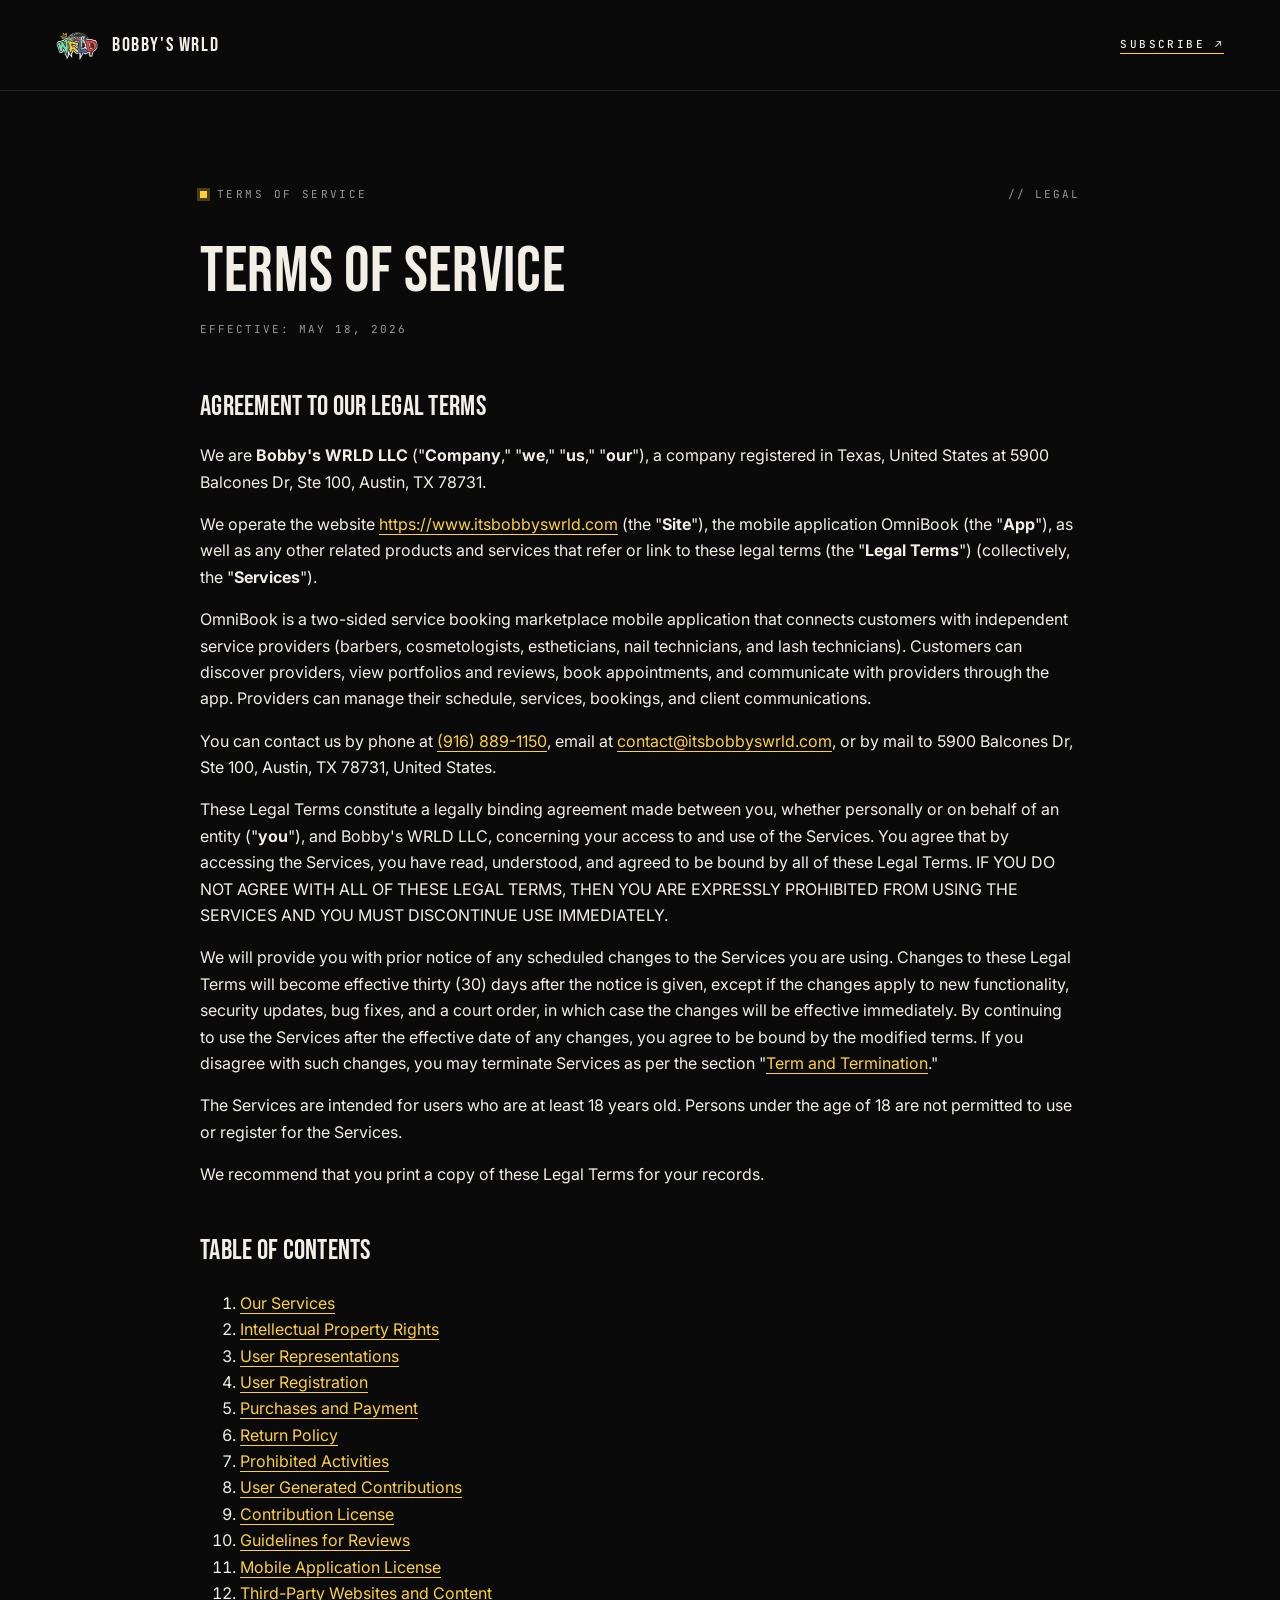
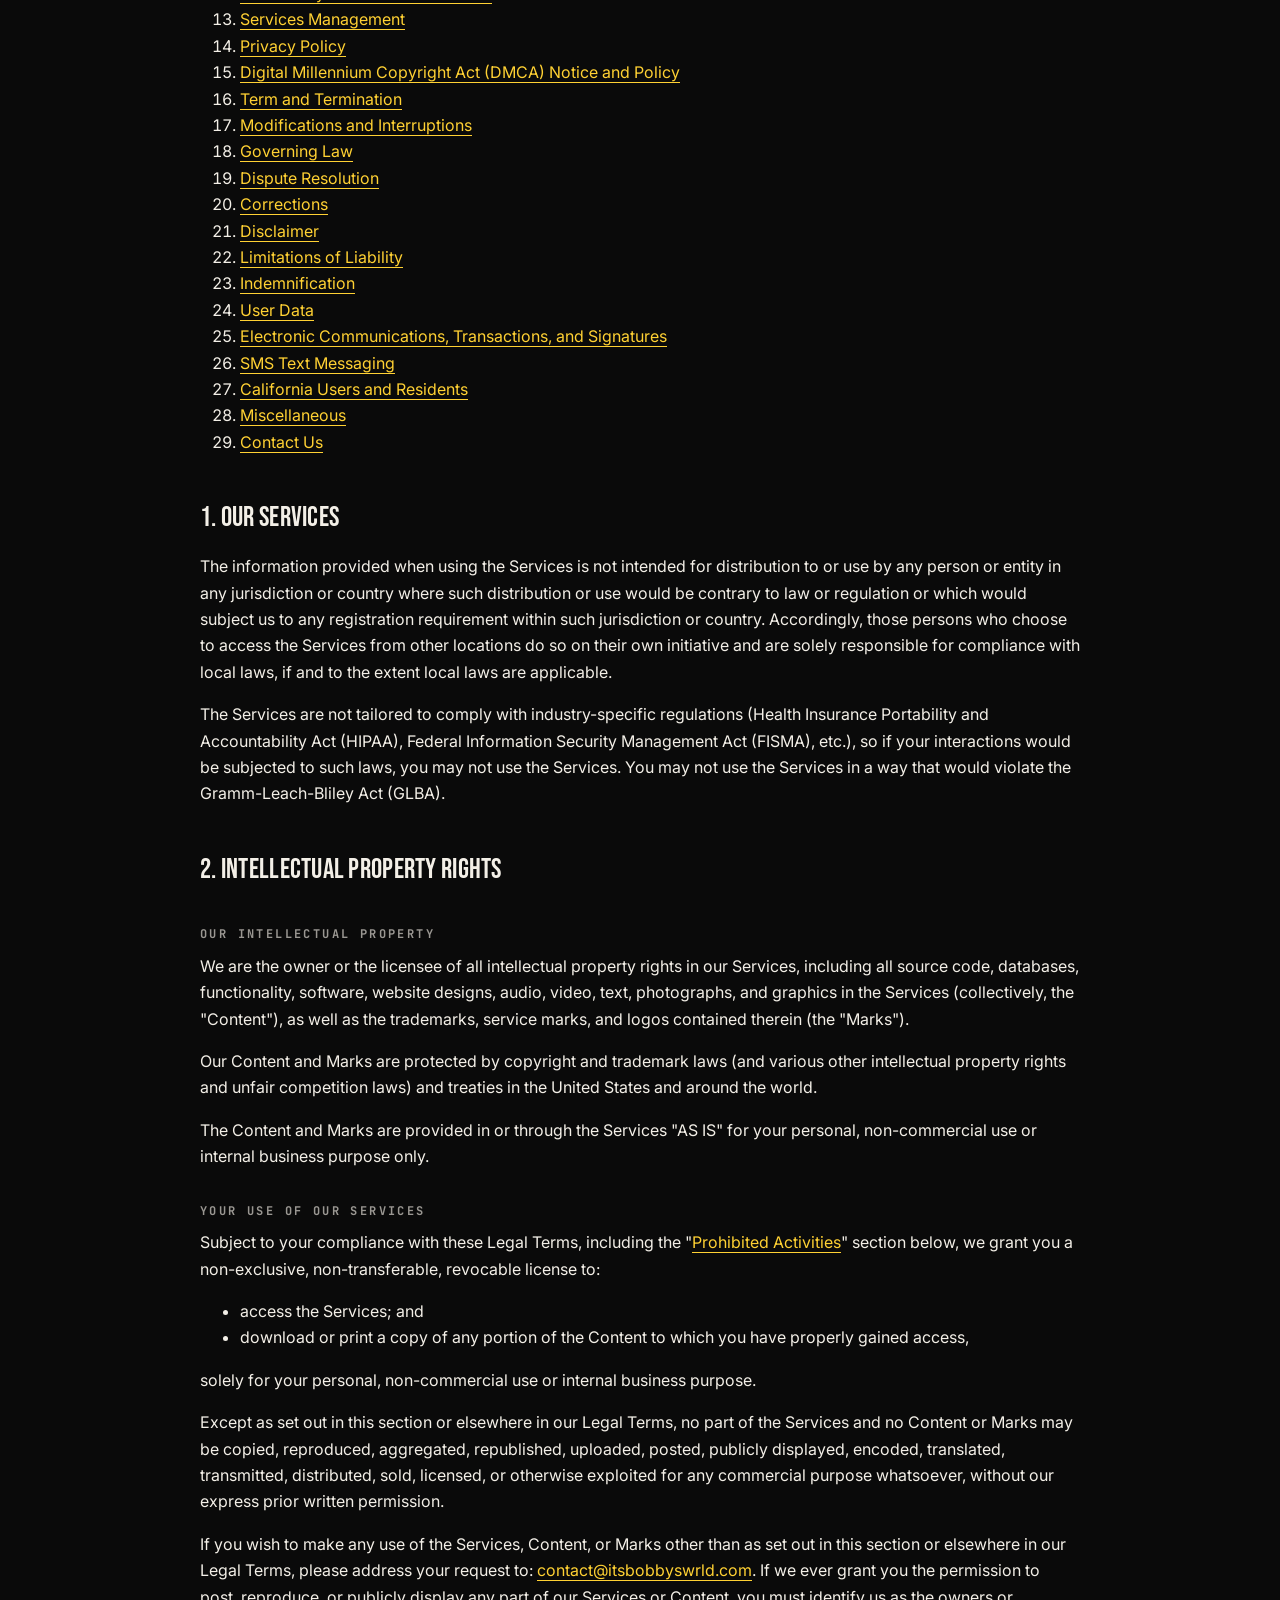
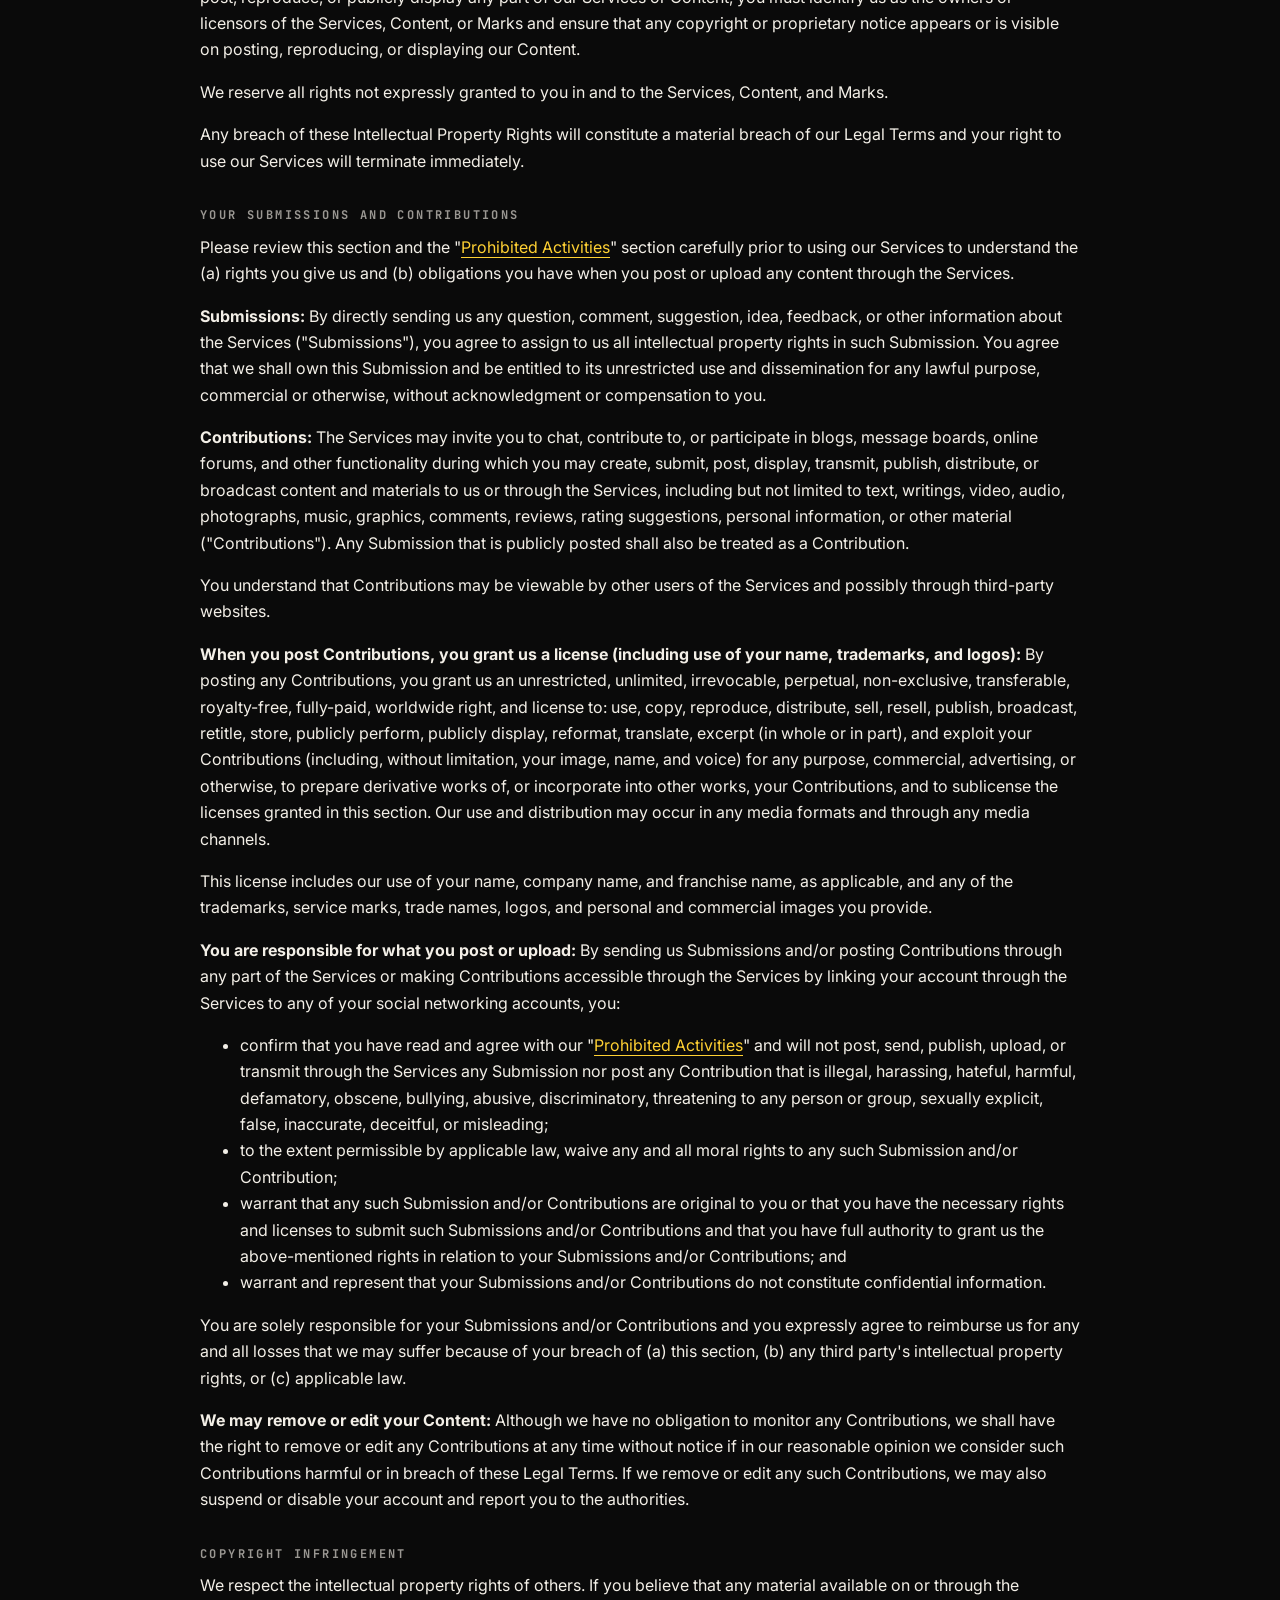
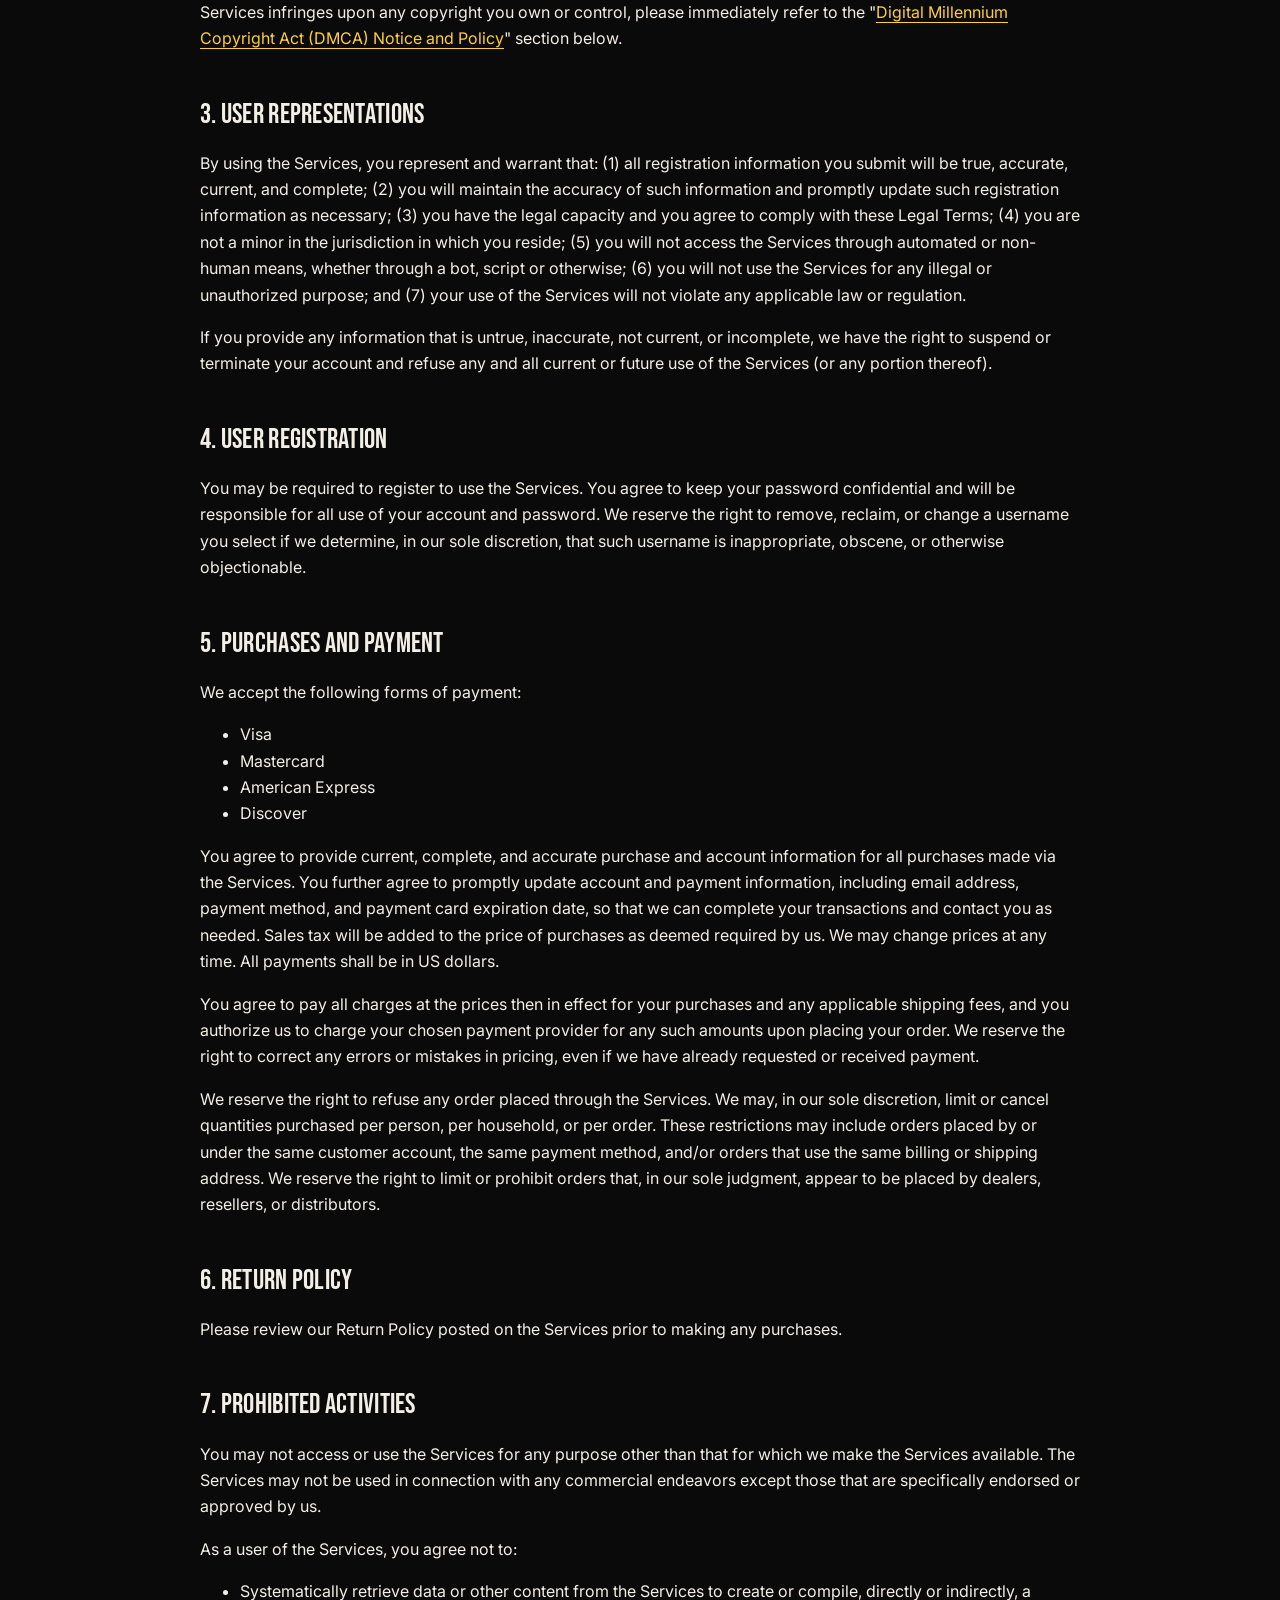
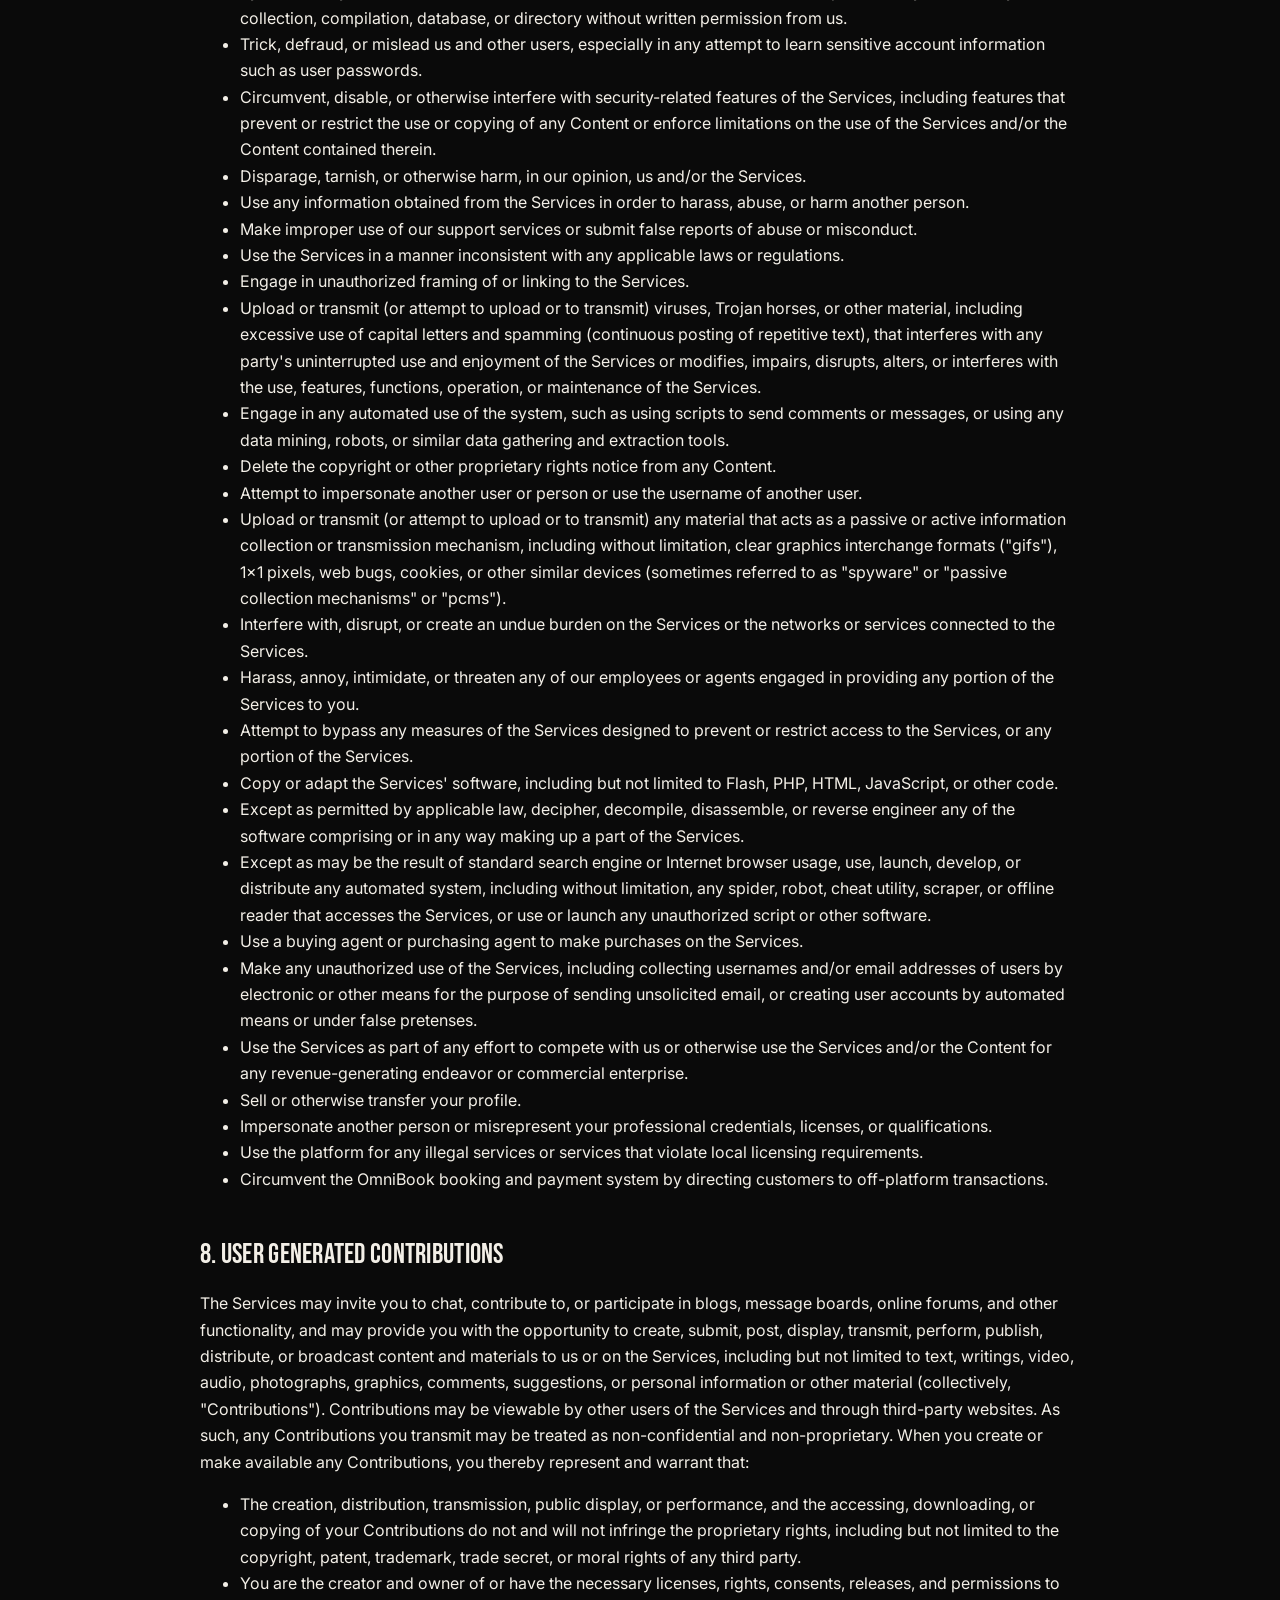
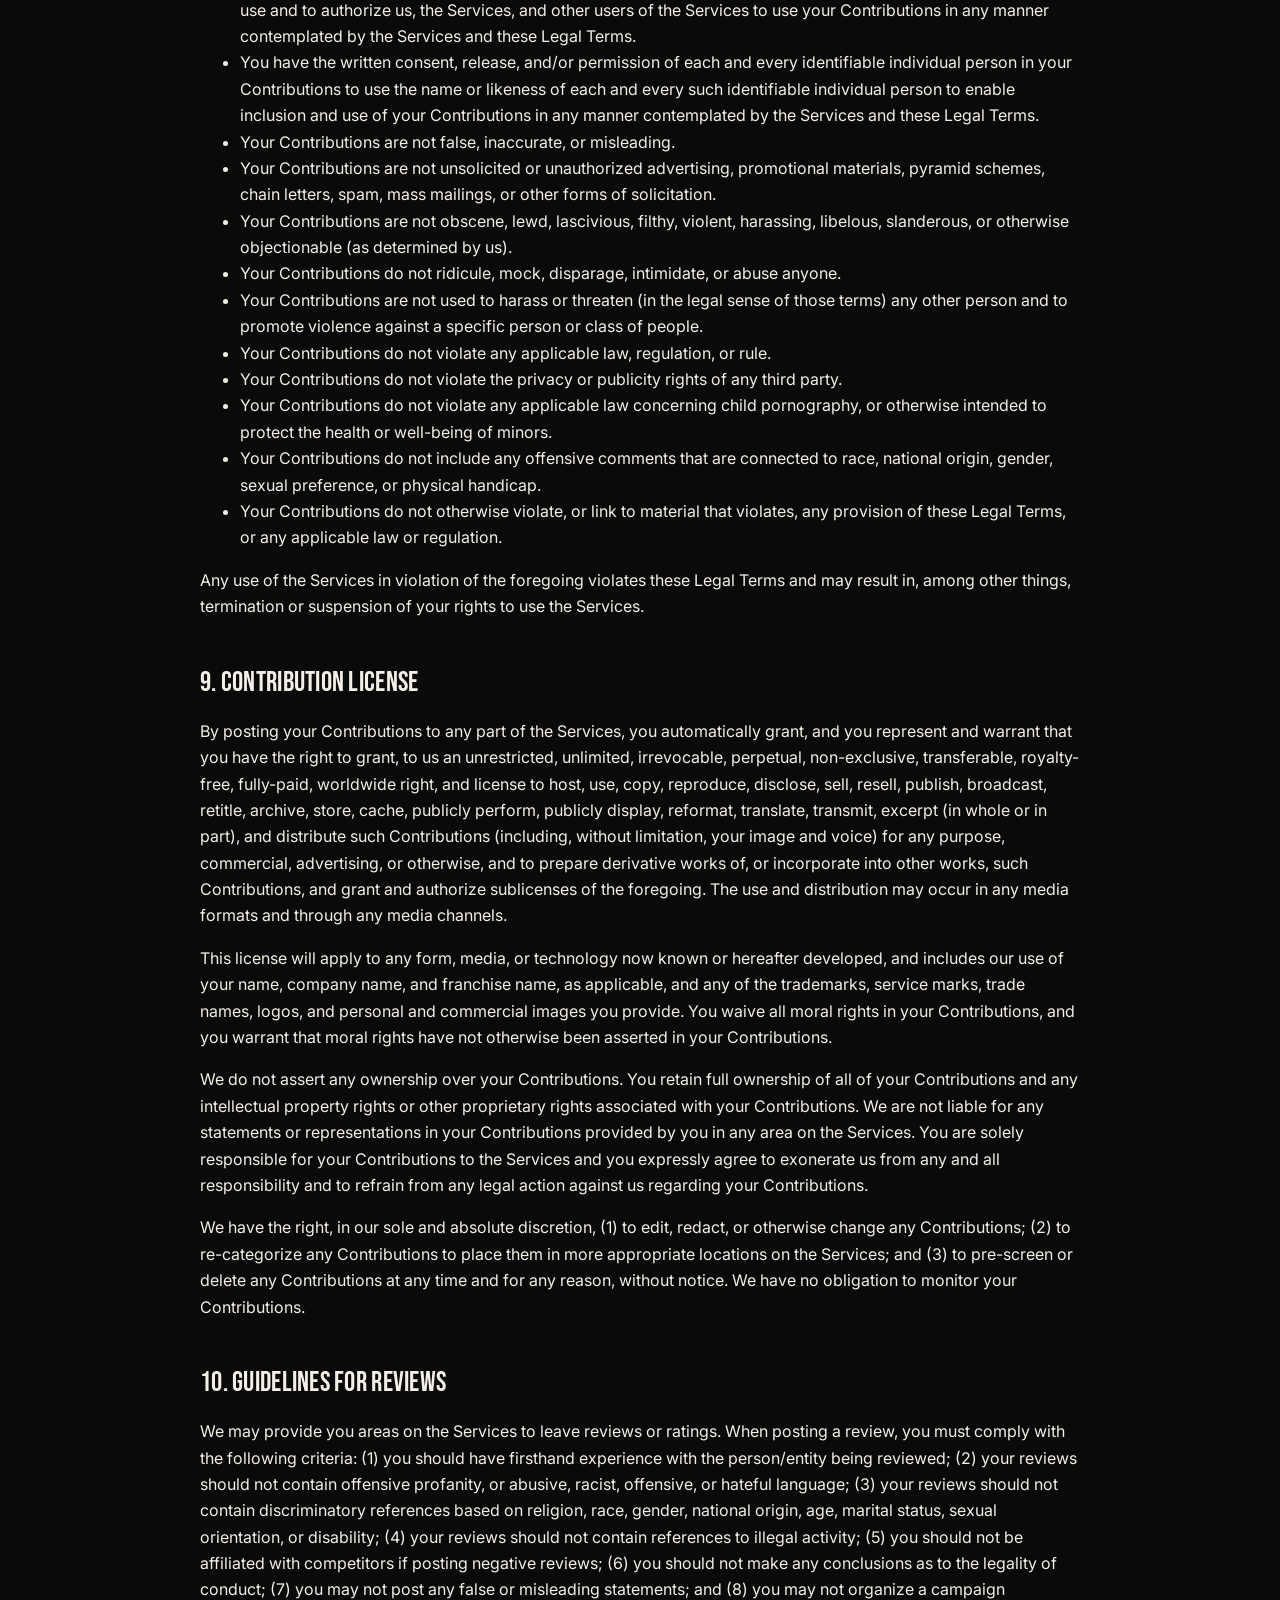
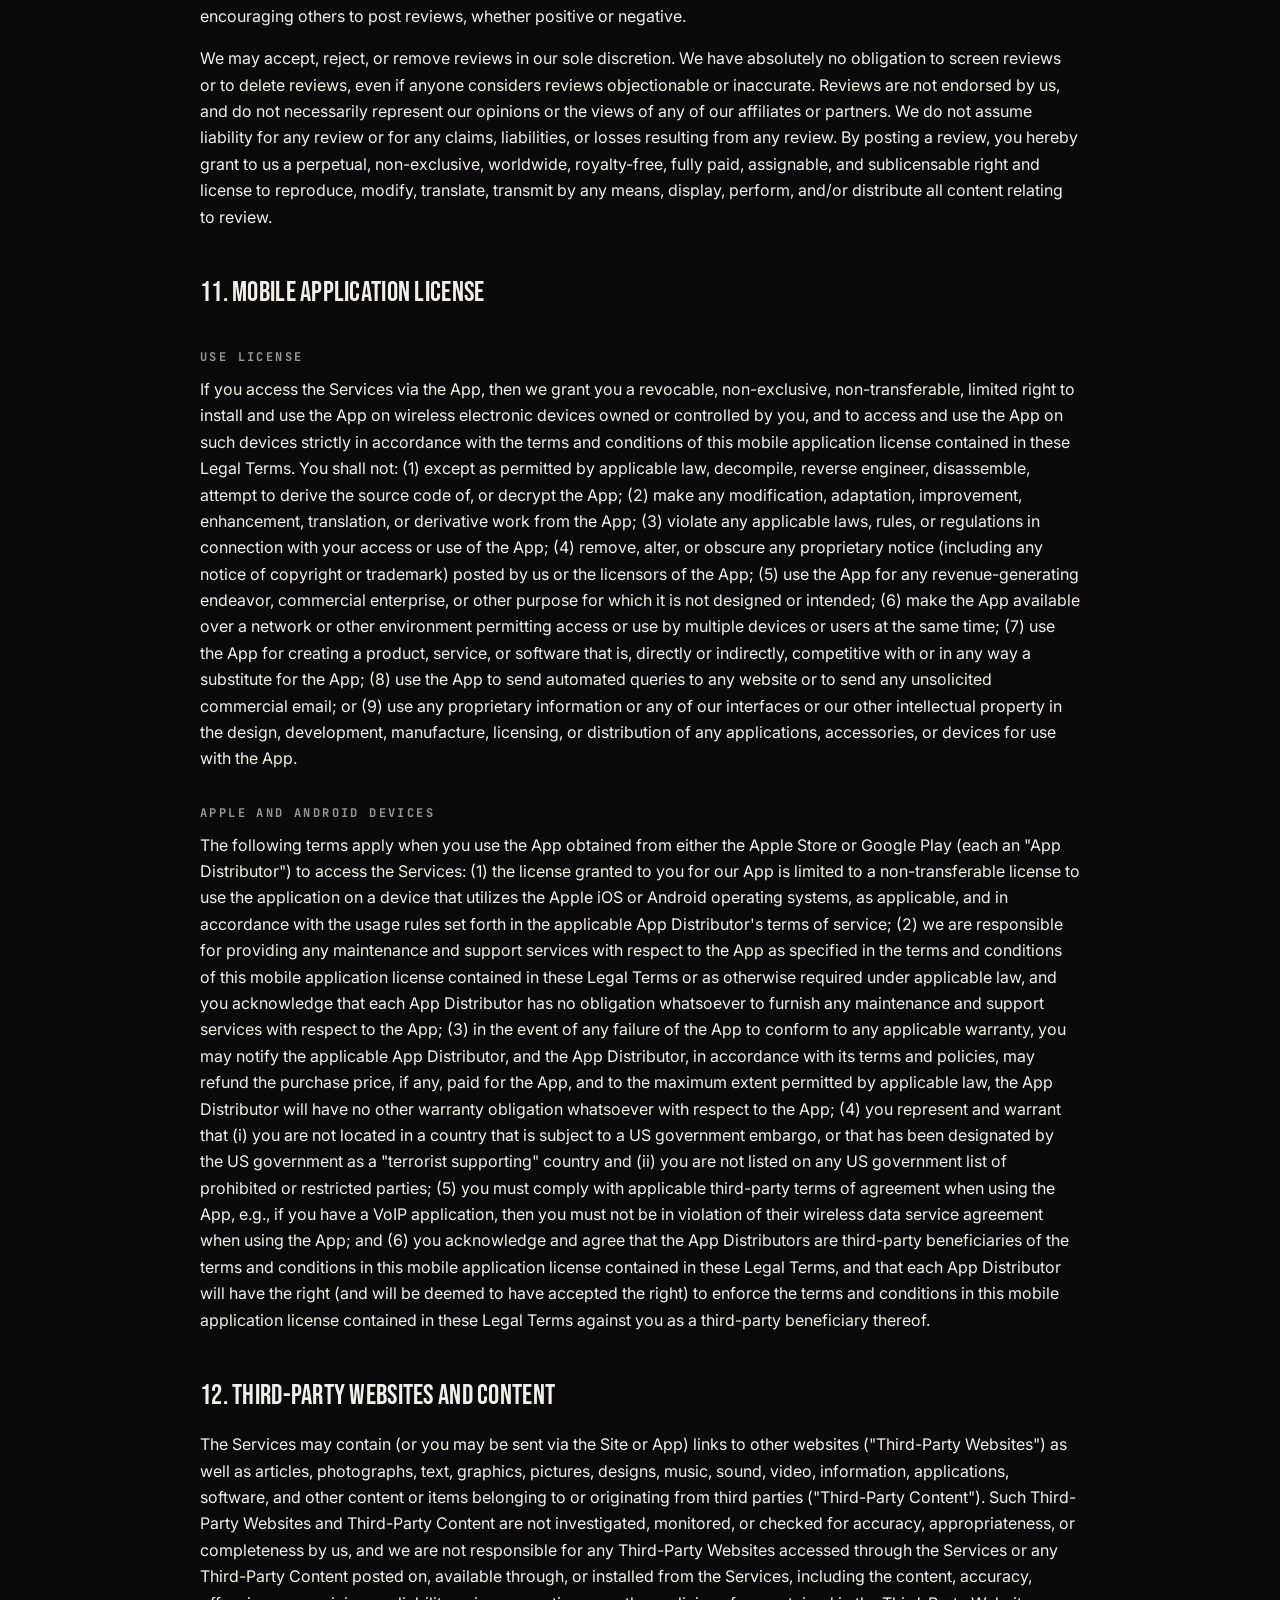
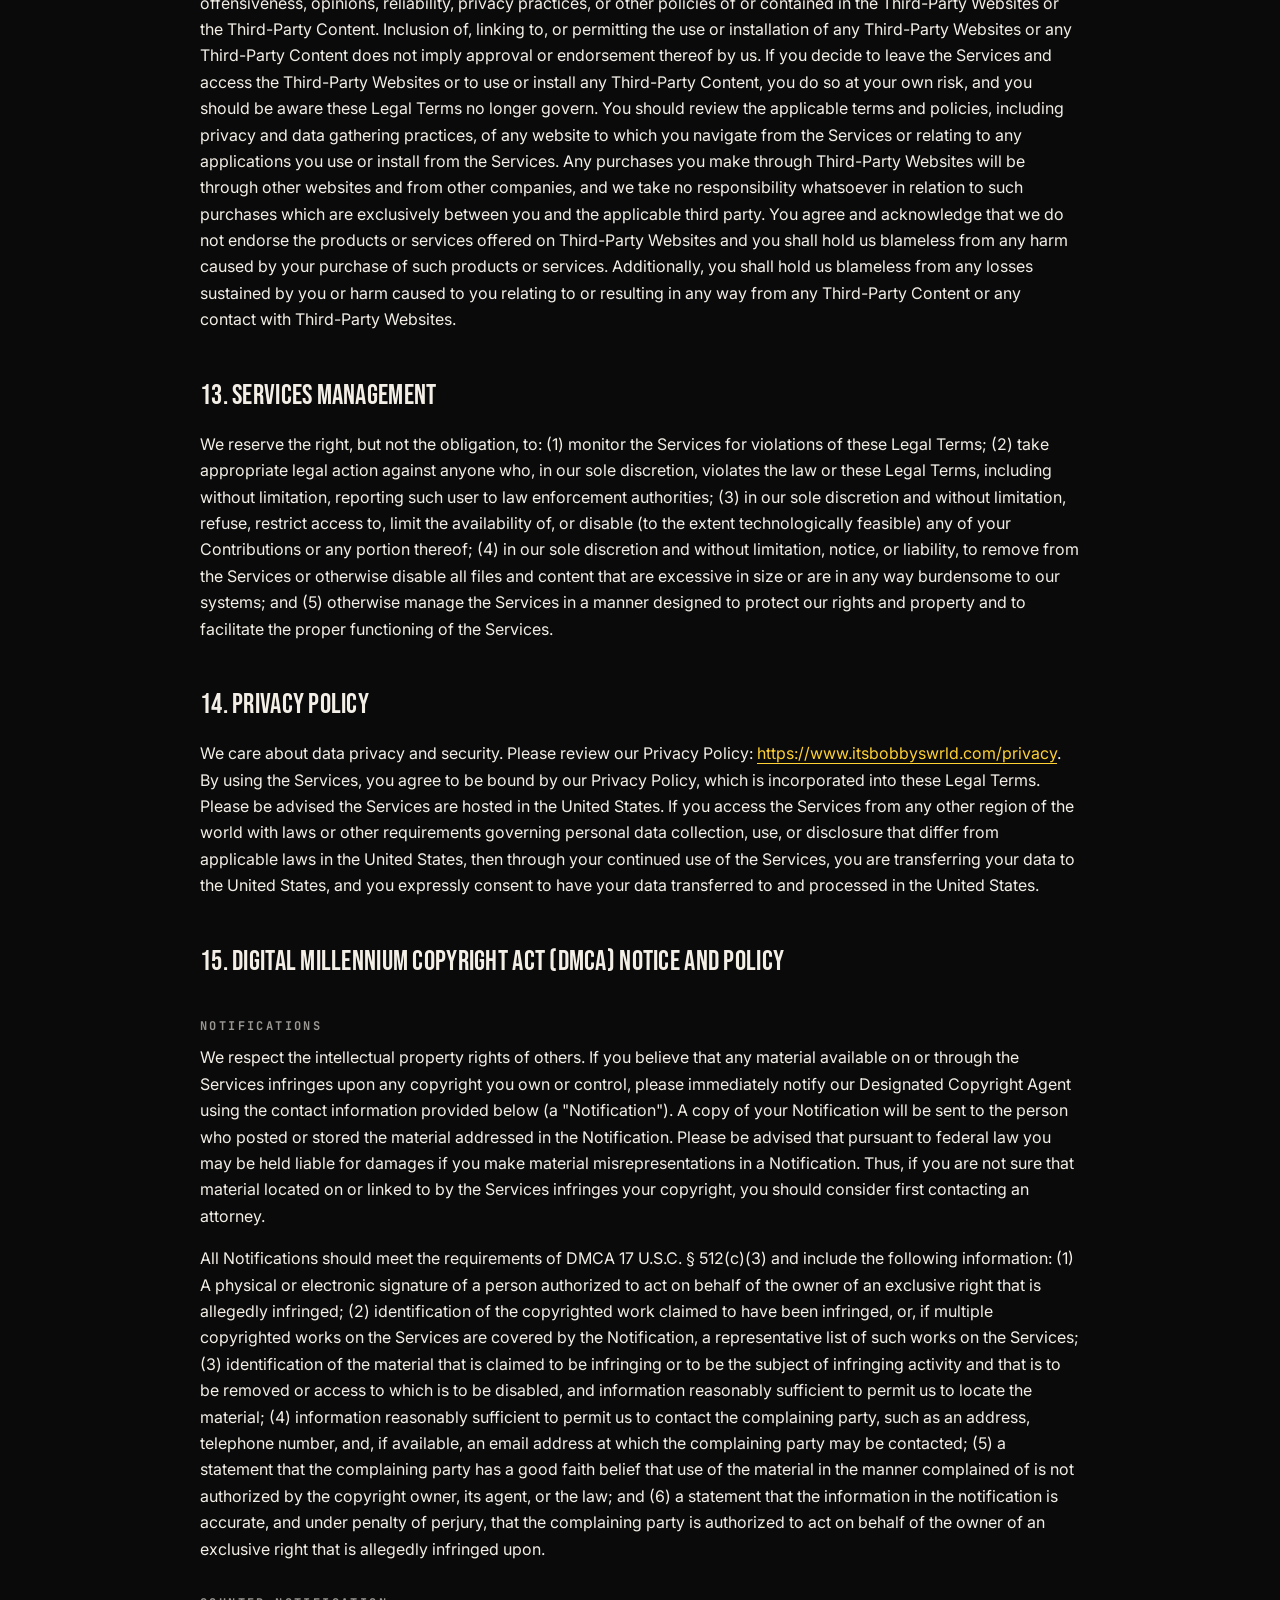
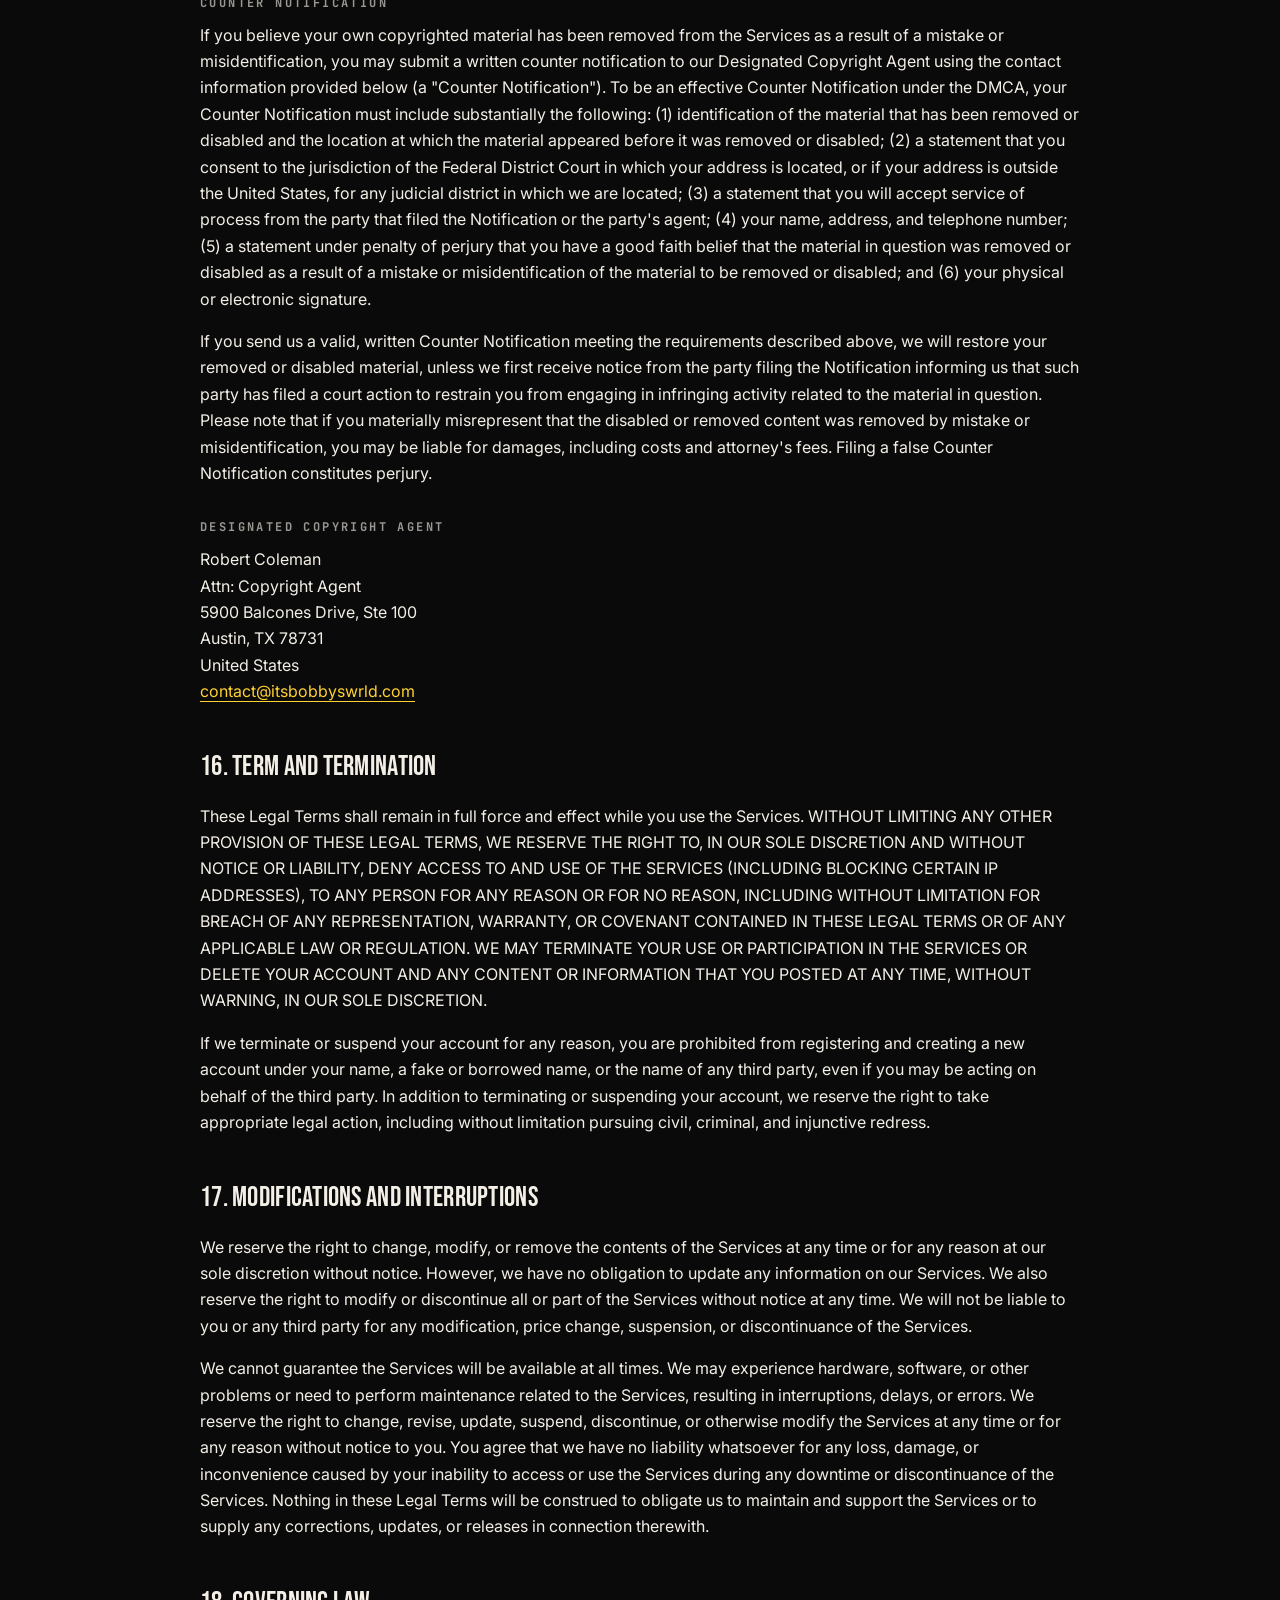
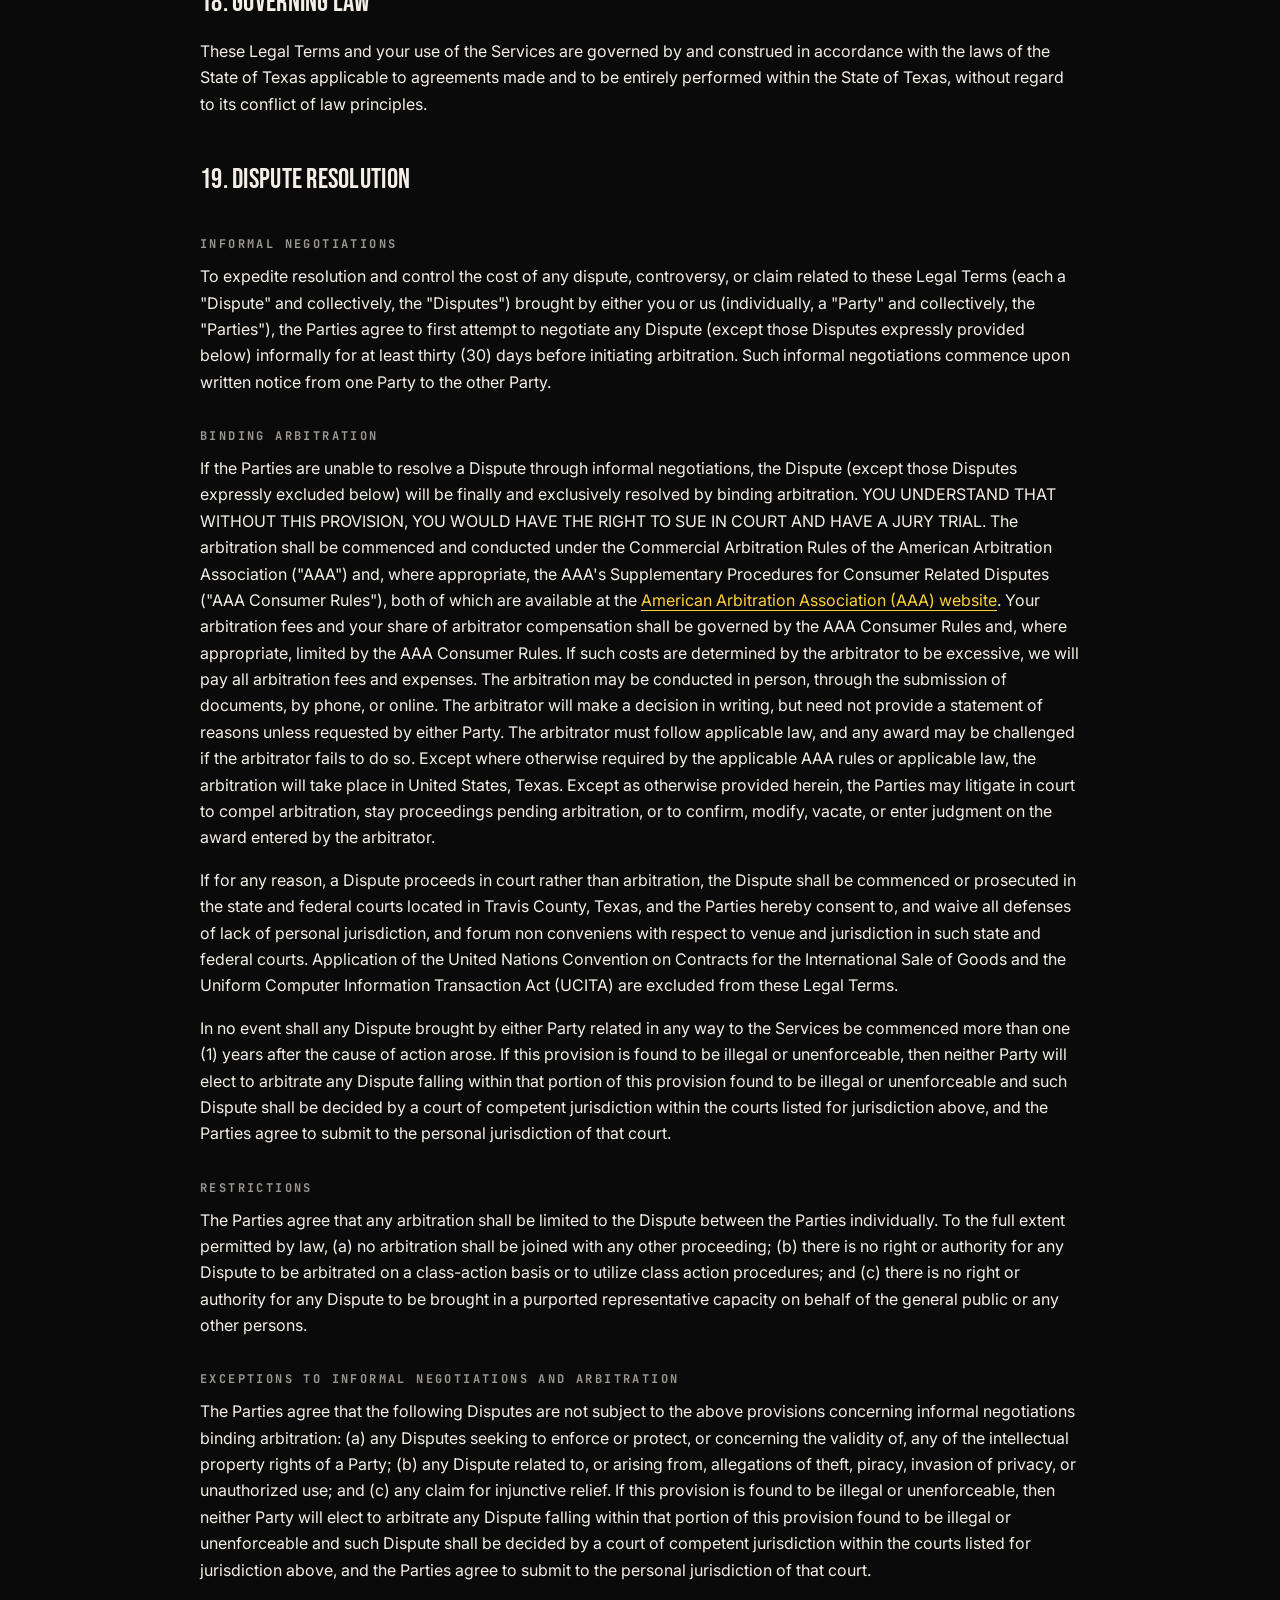
<file: terms/index.html>
<!doctype html>
<html lang="en">
<head>
  <meta charset="utf-8">
  <meta name="viewport" content="width=device-width,initial-scale=1">
  <title>Terms of Service — Bobby's WRLD</title>
  <meta name="description" content="Terms of Service for Bobby's WRLD LLC.">
  <link rel="canonical" href="https://itsbobbyswrld.com/terms">

  <link rel="icon" type="image/x-icon" href="/assets/favicon.ico">
  <link rel="icon" type="image/png" sizes="32x32" href="/assets/favicon-32.png">
  <link rel="icon" type="image/png" sizes="16x16" href="/assets/favicon-16.png">
  <link rel="apple-touch-icon" sizes="180x180" href="/assets/favicon-180.png">

  <meta property="og:title" content="Terms of Service — Bobby's WRLD">
  <meta property="og:description" content="Terms of Service for Bobby's WRLD LLC.">
  <meta property="og:image" content="/assets/logo-transparent.png">
  <meta property="og:url" content="https://itsbobbyswrld.com/terms">
  <meta property="og:type" content="website">

  <link rel="preconnect" href="https://fonts.googleapis.com">
  <link rel="preconnect" href="https://fonts.gstatic.com" crossorigin>
  <link rel="stylesheet" href="https://fonts.googleapis.com/css2?family=Bebas+Neue&family=Inter:wght@400;500;600;700&family=JetBrains+Mono:wght@400;500;600&display=swap">

  <link rel="stylesheet" href="/style.css">
</head>
<body>

<header class="nav">
  <div class="nav-brand">
    <a href="/" style="display:flex;align-items:center;gap:14px;text-decoration:none;color:inherit;">
      <img src="/assets/logo-transparent.png" alt="" class="nav-logo">
      <span class="nav-wordmark">BOBBY'S WRLD</span>
    </a>
  </div>
  <a class="nav-subscribe" href="https://youtube.com/@itsbobbyswrld" target="_blank" rel="noopener noreferrer">Subscribe ↗</a>
</header>

<main class="legal-page">
  <div class="legal-container">
    <div class="legal-header">
      <div class="eyebrow eyebrow--yellow">
        <span class="eyebrow-dot" aria-hidden="true"></span>
        Terms of Service
      </div>
      <div class="section-num">// LEGAL</div>
    </div>
    <h1 class="legal-title">TERMS OF SERVICE</h1>
    <p class="legal-effective">Effective: May 18, 2026</p>

    <div class="legal-body">
      <h2>Agreement to Our Legal Terms</h2>

      <p>We are <strong>Bobby's WRLD LLC</strong> ("<strong>Company</strong>," "<strong>we</strong>," "<strong>us</strong>," "<strong>our</strong>"), a company registered in Texas, United States at 5900 Balcones Dr, Ste 100, Austin, TX 78731.</p>

      <p>We operate the website <a href="https://www.itsbobbyswrld.com">https://www.itsbobbyswrld.com</a> (the "<strong>Site</strong>"), the mobile application OmniBook (the "<strong>App</strong>"), as well as any other related products and services that refer or link to these legal terms (the "<strong>Legal Terms</strong>") (collectively, the "<strong>Services</strong>").</p>

      <p>OmniBook is a two-sided service booking marketplace mobile application that connects customers with independent service providers (barbers, cosmetologists, estheticians, nail technicians, and lash technicians). Customers can discover providers, view portfolios and reviews, book appointments, and communicate with providers through the app. Providers can manage their schedule, services, bookings, and client communications.</p>

      <p>You can contact us by phone at <a href="tel:+19168891150">(916) 889-1150</a>, email at <a href="mailto:contact@itsbobbyswrld.com">contact@itsbobbyswrld.com</a>, or by mail to 5900 Balcones Dr, Ste 100, Austin, TX 78731, United States.</p>

      <p>These Legal Terms constitute a legally binding agreement made between you, whether personally or on behalf of an entity ("<strong>you</strong>"), and Bobby's WRLD LLC, concerning your access to and use of the Services. You agree that by accessing the Services, you have read, understood, and agreed to be bound by all of these Legal Terms. IF YOU DO NOT AGREE WITH ALL OF THESE LEGAL TERMS, THEN YOU ARE EXPRESSLY PROHIBITED FROM USING THE SERVICES AND YOU MUST DISCONTINUE USE IMMEDIATELY.</p>

      <p>We will provide you with prior notice of any scheduled changes to the Services you are using. Changes to these Legal Terms will become effective thirty (30) days after the notice is given, except if the changes apply to new functionality, security updates, bug fixes, and a court order, in which case the changes will be effective immediately. By continuing to use the Services after the effective date of any changes, you agree to be bound by the modified terms. If you disagree with such changes, you may terminate Services as per the section "<a href="#section-16">Term and Termination</a>."</p>

      <p>The Services are intended for users who are at least 18 years old. Persons under the age of 18 are not permitted to use or register for the Services.</p>

      <p>We recommend that you print a copy of these Legal Terms for your records.</p>

      <h2>Table of Contents</h2>

      <ol>
        <li><a href="#section-1">Our Services</a></li>
        <li><a href="#section-2">Intellectual Property Rights</a></li>
        <li><a href="#section-3">User Representations</a></li>
        <li><a href="#section-4">User Registration</a></li>
        <li><a href="#section-5">Purchases and Payment</a></li>
        <li><a href="#section-6">Return Policy</a></li>
        <li><a href="#section-7">Prohibited Activities</a></li>
        <li><a href="#section-8">User Generated Contributions</a></li>
        <li><a href="#section-9">Contribution License</a></li>
        <li><a href="#section-10">Guidelines for Reviews</a></li>
        <li><a href="#section-11">Mobile Application License</a></li>
        <li><a href="#section-12">Third-Party Websites and Content</a></li>
        <li><a href="#section-13">Services Management</a></li>
        <li><a href="#section-14">Privacy Policy</a></li>
        <li><a href="#section-15">Digital Millennium Copyright Act (DMCA) Notice and Policy</a></li>
        <li><a href="#section-16">Term and Termination</a></li>
        <li><a href="#section-17">Modifications and Interruptions</a></li>
        <li><a href="#section-18">Governing Law</a></li>
        <li><a href="#section-19">Dispute Resolution</a></li>
        <li><a href="#section-20">Corrections</a></li>
        <li><a href="#section-21">Disclaimer</a></li>
        <li><a href="#section-22">Limitations of Liability</a></li>
        <li><a href="#section-23">Indemnification</a></li>
        <li><a href="#section-24">User Data</a></li>
        <li><a href="#section-25">Electronic Communications, Transactions, and Signatures</a></li>
        <li><a href="#section-26">SMS Text Messaging</a></li>
        <li><a href="#section-27">California Users and Residents</a></li>
        <li><a href="#section-28">Miscellaneous</a></li>
        <li><a href="#section-29">Contact Us</a></li>
      </ol>

      <h2 id="section-1">1. Our Services</h2>

      <p>The information provided when using the Services is not intended for distribution to or use by any person or entity in any jurisdiction or country where such distribution or use would be contrary to law or regulation or which would subject us to any registration requirement within such jurisdiction or country. Accordingly, those persons who choose to access the Services from other locations do so on their own initiative and are solely responsible for compliance with local laws, if and to the extent local laws are applicable.</p>

      <p>The Services are not tailored to comply with industry-specific regulations (Health Insurance Portability and Accountability Act (HIPAA), Federal Information Security Management Act (FISMA), etc.), so if your interactions would be subjected to such laws, you may not use the Services. You may not use the Services in a way that would violate the Gramm-Leach-Bliley Act (GLBA).</p>

      <h2 id="section-2">2. Intellectual Property Rights</h2>

      <h3>Our intellectual property</h3>

      <p>We are the owner or the licensee of all intellectual property rights in our Services, including all source code, databases, functionality, software, website designs, audio, video, text, photographs, and graphics in the Services (collectively, the "Content"), as well as the trademarks, service marks, and logos contained therein (the "Marks").</p>

      <p>Our Content and Marks are protected by copyright and trademark laws (and various other intellectual property rights and unfair competition laws) and treaties in the United States and around the world.</p>

      <p>The Content and Marks are provided in or through the Services "AS IS" for your personal, non-commercial use or internal business purpose only.</p>

      <h3>Your use of our Services</h3>

      <p>Subject to your compliance with these Legal Terms, including the "<a href="#section-7">Prohibited Activities</a>" section below, we grant you a non-exclusive, non-transferable, revocable license to:</p>

      <ul>
        <li>access the Services; and</li>
        <li>download or print a copy of any portion of the Content to which you have properly gained access,</li>
      </ul>

      <p>solely for your personal, non-commercial use or internal business purpose.</p>

      <p>Except as set out in this section or elsewhere in our Legal Terms, no part of the Services and no Content or Marks may be copied, reproduced, aggregated, republished, uploaded, posted, publicly displayed, encoded, translated, transmitted, distributed, sold, licensed, or otherwise exploited for any commercial purpose whatsoever, without our express prior written permission.</p>

      <p>If you wish to make any use of the Services, Content, or Marks other than as set out in this section or elsewhere in our Legal Terms, please address your request to: <a href="mailto:contact@itsbobbyswrld.com">contact@itsbobbyswrld.com</a>. If we ever grant you the permission to post, reproduce, or publicly display any part of our Services or Content, you must identify us as the owners or licensors of the Services, Content, or Marks and ensure that any copyright or proprietary notice appears or is visible on posting, reproducing, or displaying our Content.</p>

      <p>We reserve all rights not expressly granted to you in and to the Services, Content, and Marks.</p>

      <p>Any breach of these Intellectual Property Rights will constitute a material breach of our Legal Terms and your right to use our Services will terminate immediately.</p>

      <h3>Your submissions and contributions</h3>

      <p>Please review this section and the "<a href="#section-7">Prohibited Activities</a>" section carefully prior to using our Services to understand the (a) rights you give us and (b) obligations you have when you post or upload any content through the Services.</p>

      <p><strong>Submissions:</strong> By directly sending us any question, comment, suggestion, idea, feedback, or other information about the Services ("Submissions"), you agree to assign to us all intellectual property rights in such Submission. You agree that we shall own this Submission and be entitled to its unrestricted use and dissemination for any lawful purpose, commercial or otherwise, without acknowledgment or compensation to you.</p>

      <p><strong>Contributions:</strong> The Services may invite you to chat, contribute to, or participate in blogs, message boards, online forums, and other functionality during which you may create, submit, post, display, transmit, publish, distribute, or broadcast content and materials to us or through the Services, including but not limited to text, writings, video, audio, photographs, music, graphics, comments, reviews, rating suggestions, personal information, or other material ("Contributions"). Any Submission that is publicly posted shall also be treated as a Contribution.</p>

      <p>You understand that Contributions may be viewable by other users of the Services and possibly through third-party websites.</p>

      <p><strong>When you post Contributions, you grant us a license (including use of your name, trademarks, and logos):</strong> By posting any Contributions, you grant us an unrestricted, unlimited, irrevocable, perpetual, non-exclusive, transferable, royalty-free, fully-paid, worldwide right, and license to: use, copy, reproduce, distribute, sell, resell, publish, broadcast, retitle, store, publicly perform, publicly display, reformat, translate, excerpt (in whole or in part), and exploit your Contributions (including, without limitation, your image, name, and voice) for any purpose, commercial, advertising, or otherwise, to prepare derivative works of, or incorporate into other works, your Contributions, and to sublicense the licenses granted in this section. Our use and distribution may occur in any media formats and through any media channels.</p>

      <p>This license includes our use of your name, company name, and franchise name, as applicable, and any of the trademarks, service marks, trade names, logos, and personal and commercial images you provide.</p>

      <p><strong>You are responsible for what you post or upload:</strong> By sending us Submissions and/or posting Contributions through any part of the Services or making Contributions accessible through the Services by linking your account through the Services to any of your social networking accounts, you:</p>

      <ul>
        <li>confirm that you have read and agree with our "<a href="#section-7">Prohibited Activities</a>" and will not post, send, publish, upload, or transmit through the Services any Submission nor post any Contribution that is illegal, harassing, hateful, harmful, defamatory, obscene, bullying, abusive, discriminatory, threatening to any person or group, sexually explicit, false, inaccurate, deceitful, or misleading;</li>
        <li>to the extent permissible by applicable law, waive any and all moral rights to any such Submission and/or Contribution;</li>
        <li>warrant that any such Submission and/or Contributions are original to you or that you have the necessary rights and licenses to submit such Submissions and/or Contributions and that you have full authority to grant us the above-mentioned rights in relation to your Submissions and/or Contributions; and</li>
        <li>warrant and represent that your Submissions and/or Contributions do not constitute confidential information.</li>
      </ul>

      <p>You are solely responsible for your Submissions and/or Contributions and you expressly agree to reimburse us for any and all losses that we may suffer because of your breach of (a) this section, (b) any third party's intellectual property rights, or (c) applicable law.</p>

      <p><strong>We may remove or edit your Content:</strong> Although we have no obligation to monitor any Contributions, we shall have the right to remove or edit any Contributions at any time without notice if in our reasonable opinion we consider such Contributions harmful or in breach of these Legal Terms. If we remove or edit any such Contributions, we may also suspend or disable your account and report you to the authorities.</p>

      <h3>Copyright infringement</h3>

      <p>We respect the intellectual property rights of others. If you believe that any material available on or through the Services infringes upon any copyright you own or control, please immediately refer to the "<a href="#section-15">Digital Millennium Copyright Act (DMCA) Notice and Policy</a>" section below.</p>

      <h2 id="section-3">3. User Representations</h2>

      <p>By using the Services, you represent and warrant that: (1) all registration information you submit will be true, accurate, current, and complete; (2) you will maintain the accuracy of such information and promptly update such registration information as necessary; (3) you have the legal capacity and you agree to comply with these Legal Terms; (4) you are not a minor in the jurisdiction in which you reside; (5) you will not access the Services through automated or non-human means, whether through a bot, script or otherwise; (6) you will not use the Services for any illegal or unauthorized purpose; and (7) your use of the Services will not violate any applicable law or regulation.</p>

      <p>If you provide any information that is untrue, inaccurate, not current, or incomplete, we have the right to suspend or terminate your account and refuse any and all current or future use of the Services (or any portion thereof).</p>

      <h2 id="section-4">4. User Registration</h2>

      <p>You may be required to register to use the Services. You agree to keep your password confidential and will be responsible for all use of your account and password. We reserve the right to remove, reclaim, or change a username you select if we determine, in our sole discretion, that such username is inappropriate, obscene, or otherwise objectionable.</p>

      <h2 id="section-5">5. Purchases and Payment</h2>

      <p>We accept the following forms of payment:</p>

      <ul>
        <li>Visa</li>
        <li>Mastercard</li>
        <li>American Express</li>
        <li>Discover</li>
      </ul>

      <p>You agree to provide current, complete, and accurate purchase and account information for all purchases made via the Services. You further agree to promptly update account and payment information, including email address, payment method, and payment card expiration date, so that we can complete your transactions and contact you as needed. Sales tax will be added to the price of purchases as deemed required by us. We may change prices at any time. All payments shall be in US dollars.</p>

      <p>You agree to pay all charges at the prices then in effect for your purchases and any applicable shipping fees, and you authorize us to charge your chosen payment provider for any such amounts upon placing your order. We reserve the right to correct any errors or mistakes in pricing, even if we have already requested or received payment.</p>

      <p>We reserve the right to refuse any order placed through the Services. We may, in our sole discretion, limit or cancel quantities purchased per person, per household, or per order. These restrictions may include orders placed by or under the same customer account, the same payment method, and/or orders that use the same billing or shipping address. We reserve the right to limit or prohibit orders that, in our sole judgment, appear to be placed by dealers, resellers, or distributors.</p>

      <h2 id="section-6">6. Return Policy</h2>

      <p>Please review our Return Policy posted on the Services prior to making any purchases.</p>

      <h2 id="section-7">7. Prohibited Activities</h2>

      <p>You may not access or use the Services for any purpose other than that for which we make the Services available. The Services may not be used in connection with any commercial endeavors except those that are specifically endorsed or approved by us.</p>

      <p>As a user of the Services, you agree not to:</p>

      <ul>
        <li>Systematically retrieve data or other content from the Services to create or compile, directly or indirectly, a collection, compilation, database, or directory without written permission from us.</li>
        <li>Trick, defraud, or mislead us and other users, especially in any attempt to learn sensitive account information such as user passwords.</li>
        <li>Circumvent, disable, or otherwise interfere with security-related features of the Services, including features that prevent or restrict the use or copying of any Content or enforce limitations on the use of the Services and/or the Content contained therein.</li>
        <li>Disparage, tarnish, or otherwise harm, in our opinion, us and/or the Services.</li>
        <li>Use any information obtained from the Services in order to harass, abuse, or harm another person.</li>
        <li>Make improper use of our support services or submit false reports of abuse or misconduct.</li>
        <li>Use the Services in a manner inconsistent with any applicable laws or regulations.</li>
        <li>Engage in unauthorized framing of or linking to the Services.</li>
        <li>Upload or transmit (or attempt to upload or to transmit) viruses, Trojan horses, or other material, including excessive use of capital letters and spamming (continuous posting of repetitive text), that interferes with any party's uninterrupted use and enjoyment of the Services or modifies, impairs, disrupts, alters, or interferes with the use, features, functions, operation, or maintenance of the Services.</li>
        <li>Engage in any automated use of the system, such as using scripts to send comments or messages, or using any data mining, robots, or similar data gathering and extraction tools.</li>
        <li>Delete the copyright or other proprietary rights notice from any Content.</li>
        <li>Attempt to impersonate another user or person or use the username of another user.</li>
        <li>Upload or transmit (or attempt to upload or to transmit) any material that acts as a passive or active information collection or transmission mechanism, including without limitation, clear graphics interchange formats ("gifs"), 1×1 pixels, web bugs, cookies, or other similar devices (sometimes referred to as "spyware" or "passive collection mechanisms" or "pcms").</li>
        <li>Interfere with, disrupt, or create an undue burden on the Services or the networks or services connected to the Services.</li>
        <li>Harass, annoy, intimidate, or threaten any of our employees or agents engaged in providing any portion of the Services to you.</li>
        <li>Attempt to bypass any measures of the Services designed to prevent or restrict access to the Services, or any portion of the Services.</li>
        <li>Copy or adapt the Services' software, including but not limited to Flash, PHP, HTML, JavaScript, or other code.</li>
        <li>Except as permitted by applicable law, decipher, decompile, disassemble, or reverse engineer any of the software comprising or in any way making up a part of the Services.</li>
        <li>Except as may be the result of standard search engine or Internet browser usage, use, launch, develop, or distribute any automated system, including without limitation, any spider, robot, cheat utility, scraper, or offline reader that accesses the Services, or use or launch any unauthorized script or other software.</li>
        <li>Use a buying agent or purchasing agent to make purchases on the Services.</li>
        <li>Make any unauthorized use of the Services, including collecting usernames and/or email addresses of users by electronic or other means for the purpose of sending unsolicited email, or creating user accounts by automated means or under false pretenses.</li>
        <li>Use the Services as part of any effort to compete with us or otherwise use the Services and/or the Content for any revenue-generating endeavor or commercial enterprise.</li>
        <li>Sell or otherwise transfer your profile.</li>
        <li>Impersonate another person or misrepresent your professional credentials, licenses, or qualifications.</li>
        <li>Use the platform for any illegal services or services that violate local licensing requirements.</li>
        <li>Circumvent the OmniBook booking and payment system by directing customers to off-platform transactions.</li>
      </ul>

      <h2 id="section-8">8. User Generated Contributions</h2>

      <p>The Services may invite you to chat, contribute to, or participate in blogs, message boards, online forums, and other functionality, and may provide you with the opportunity to create, submit, post, display, transmit, perform, publish, distribute, or broadcast content and materials to us or on the Services, including but not limited to text, writings, video, audio, photographs, graphics, comments, suggestions, or personal information or other material (collectively, "Contributions"). Contributions may be viewable by other users of the Services and through third-party websites. As such, any Contributions you transmit may be treated as non-confidential and non-proprietary. When you create or make available any Contributions, you thereby represent and warrant that:</p>

      <ul>
        <li>The creation, distribution, transmission, public display, or performance, and the accessing, downloading, or copying of your Contributions do not and will not infringe the proprietary rights, including but not limited to the copyright, patent, trademark, trade secret, or moral rights of any third party.</li>
        <li>You are the creator and owner of or have the necessary licenses, rights, consents, releases, and permissions to use and to authorize us, the Services, and other users of the Services to use your Contributions in any manner contemplated by the Services and these Legal Terms.</li>
        <li>You have the written consent, release, and/or permission of each and every identifiable individual person in your Contributions to use the name or likeness of each and every such identifiable individual person to enable inclusion and use of your Contributions in any manner contemplated by the Services and these Legal Terms.</li>
        <li>Your Contributions are not false, inaccurate, or misleading.</li>
        <li>Your Contributions are not unsolicited or unauthorized advertising, promotional materials, pyramid schemes, chain letters, spam, mass mailings, or other forms of solicitation.</li>
        <li>Your Contributions are not obscene, lewd, lascivious, filthy, violent, harassing, libelous, slanderous, or otherwise objectionable (as determined by us).</li>
        <li>Your Contributions do not ridicule, mock, disparage, intimidate, or abuse anyone.</li>
        <li>Your Contributions are not used to harass or threaten (in the legal sense of those terms) any other person and to promote violence against a specific person or class of people.</li>
        <li>Your Contributions do not violate any applicable law, regulation, or rule.</li>
        <li>Your Contributions do not violate the privacy or publicity rights of any third party.</li>
        <li>Your Contributions do not violate any applicable law concerning child pornography, or otherwise intended to protect the health or well-being of minors.</li>
        <li>Your Contributions do not include any offensive comments that are connected to race, national origin, gender, sexual preference, or physical handicap.</li>
        <li>Your Contributions do not otherwise violate, or link to material that violates, any provision of these Legal Terms, or any applicable law or regulation.</li>
      </ul>

      <p>Any use of the Services in violation of the foregoing violates these Legal Terms and may result in, among other things, termination or suspension of your rights to use the Services.</p>

      <h2 id="section-9">9. Contribution License</h2>

      <p>By posting your Contributions to any part of the Services, you automatically grant, and you represent and warrant that you have the right to grant, to us an unrestricted, unlimited, irrevocable, perpetual, non-exclusive, transferable, royalty-free, fully-paid, worldwide right, and license to host, use, copy, reproduce, disclose, sell, resell, publish, broadcast, retitle, archive, store, cache, publicly perform, publicly display, reformat, translate, transmit, excerpt (in whole or in part), and distribute such Contributions (including, without limitation, your image and voice) for any purpose, commercial, advertising, or otherwise, and to prepare derivative works of, or incorporate into other works, such Contributions, and grant and authorize sublicenses of the foregoing. The use and distribution may occur in any media formats and through any media channels.</p>

      <p>This license will apply to any form, media, or technology now known or hereafter developed, and includes our use of your name, company name, and franchise name, as applicable, and any of the trademarks, service marks, trade names, logos, and personal and commercial images you provide. You waive all moral rights in your Contributions, and you warrant that moral rights have not otherwise been asserted in your Contributions.</p>

      <p>We do not assert any ownership over your Contributions. You retain full ownership of all of your Contributions and any intellectual property rights or other proprietary rights associated with your Contributions. We are not liable for any statements or representations in your Contributions provided by you in any area on the Services. You are solely responsible for your Contributions to the Services and you expressly agree to exonerate us from any and all responsibility and to refrain from any legal action against us regarding your Contributions.</p>

      <p>We have the right, in our sole and absolute discretion, (1) to edit, redact, or otherwise change any Contributions; (2) to re-categorize any Contributions to place them in more appropriate locations on the Services; and (3) to pre-screen or delete any Contributions at any time and for any reason, without notice. We have no obligation to monitor your Contributions.</p>

      <h2 id="section-10">10. Guidelines for Reviews</h2>

      <p>We may provide you areas on the Services to leave reviews or ratings. When posting a review, you must comply with the following criteria: (1) you should have firsthand experience with the person/entity being reviewed; (2) your reviews should not contain offensive profanity, or abusive, racist, offensive, or hateful language; (3) your reviews should not contain discriminatory references based on religion, race, gender, national origin, age, marital status, sexual orientation, or disability; (4) your reviews should not contain references to illegal activity; (5) you should not be affiliated with competitors if posting negative reviews; (6) you should not make any conclusions as to the legality of conduct; (7) you may not post any false or misleading statements; and (8) you may not organize a campaign encouraging others to post reviews, whether positive or negative.</p>

      <p>We may accept, reject, or remove reviews in our sole discretion. We have absolutely no obligation to screen reviews or to delete reviews, even if anyone considers reviews objectionable or inaccurate. Reviews are not endorsed by us, and do not necessarily represent our opinions or the views of any of our affiliates or partners. We do not assume liability for any review or for any claims, liabilities, or losses resulting from any review. By posting a review, you hereby grant to us a perpetual, non-exclusive, worldwide, royalty-free, fully paid, assignable, and sublicensable right and license to reproduce, modify, translate, transmit by any means, display, perform, and/or distribute all content relating to review.</p>

      <h2 id="section-11">11. Mobile Application License</h2>

      <h3>Use License</h3>

      <p>If you access the Services via the App, then we grant you a revocable, non-exclusive, non-transferable, limited right to install and use the App on wireless electronic devices owned or controlled by you, and to access and use the App on such devices strictly in accordance with the terms and conditions of this mobile application license contained in these Legal Terms. You shall not: (1) except as permitted by applicable law, decompile, reverse engineer, disassemble, attempt to derive the source code of, or decrypt the App; (2) make any modification, adaptation, improvement, enhancement, translation, or derivative work from the App; (3) violate any applicable laws, rules, or regulations in connection with your access or use of the App; (4) remove, alter, or obscure any proprietary notice (including any notice of copyright or trademark) posted by us or the licensors of the App; (5) use the App for any revenue-generating endeavor, commercial enterprise, or other purpose for which it is not designed or intended; (6) make the App available over a network or other environment permitting access or use by multiple devices or users at the same time; (7) use the App for creating a product, service, or software that is, directly or indirectly, competitive with or in any way a substitute for the App; (8) use the App to send automated queries to any website or to send any unsolicited commercial email; or (9) use any proprietary information or any of our interfaces or our other intellectual property in the design, development, manufacture, licensing, or distribution of any applications, accessories, or devices for use with the App.</p>

      <h3>Apple and Android Devices</h3>

      <p>The following terms apply when you use the App obtained from either the Apple Store or Google Play (each an "App Distributor") to access the Services: (1) the license granted to you for our App is limited to a non-transferable license to use the application on a device that utilizes the Apple iOS or Android operating systems, as applicable, and in accordance with the usage rules set forth in the applicable App Distributor's terms of service; (2) we are responsible for providing any maintenance and support services with respect to the App as specified in the terms and conditions of this mobile application license contained in these Legal Terms or as otherwise required under applicable law, and you acknowledge that each App Distributor has no obligation whatsoever to furnish any maintenance and support services with respect to the App; (3) in the event of any failure of the App to conform to any applicable warranty, you may notify the applicable App Distributor, and the App Distributor, in accordance with its terms and policies, may refund the purchase price, if any, paid for the App, and to the maximum extent permitted by applicable law, the App Distributor will have no other warranty obligation whatsoever with respect to the App; (4) you represent and warrant that (i) you are not located in a country that is subject to a US government embargo, or that has been designated by the US government as a "terrorist supporting" country and (ii) you are not listed on any US government list of prohibited or restricted parties; (5) you must comply with applicable third-party terms of agreement when using the App, e.g., if you have a VoIP application, then you must not be in violation of their wireless data service agreement when using the App; and (6) you acknowledge and agree that the App Distributors are third-party beneficiaries of the terms and conditions in this mobile application license contained in these Legal Terms, and that each App Distributor will have the right (and will be deemed to have accepted the right) to enforce the terms and conditions in this mobile application license contained in these Legal Terms against you as a third-party beneficiary thereof.</p>

      <h2 id="section-12">12. Third-Party Websites and Content</h2>

      <p>The Services may contain (or you may be sent via the Site or App) links to other websites ("Third-Party Websites") as well as articles, photographs, text, graphics, pictures, designs, music, sound, video, information, applications, software, and other content or items belonging to or originating from third parties ("Third-Party Content"). Such Third-Party Websites and Third-Party Content are not investigated, monitored, or checked for accuracy, appropriateness, or completeness by us, and we are not responsible for any Third-Party Websites accessed through the Services or any Third-Party Content posted on, available through, or installed from the Services, including the content, accuracy, offensiveness, opinions, reliability, privacy practices, or other policies of or contained in the Third-Party Websites or the Third-Party Content. Inclusion of, linking to, or permitting the use or installation of any Third-Party Websites or any Third-Party Content does not imply approval or endorsement thereof by us. If you decide to leave the Services and access the Third-Party Websites or to use or install any Third-Party Content, you do so at your own risk, and you should be aware these Legal Terms no longer govern. You should review the applicable terms and policies, including privacy and data gathering practices, of any website to which you navigate from the Services or relating to any applications you use or install from the Services. Any purchases you make through Third-Party Websites will be through other websites and from other companies, and we take no responsibility whatsoever in relation to such purchases which are exclusively between you and the applicable third party. You agree and acknowledge that we do not endorse the products or services offered on Third-Party Websites and you shall hold us blameless from any harm caused by your purchase of such products or services. Additionally, you shall hold us blameless from any losses sustained by you or harm caused to you relating to or resulting in any way from any Third-Party Content or any contact with Third-Party Websites.</p>

      <h2 id="section-13">13. Services Management</h2>

      <p>We reserve the right, but not the obligation, to: (1) monitor the Services for violations of these Legal Terms; (2) take appropriate legal action against anyone who, in our sole discretion, violates the law or these Legal Terms, including without limitation, reporting such user to law enforcement authorities; (3) in our sole discretion and without limitation, refuse, restrict access to, limit the availability of, or disable (to the extent technologically feasible) any of your Contributions or any portion thereof; (4) in our sole discretion and without limitation, notice, or liability, to remove from the Services or otherwise disable all files and content that are excessive in size or are in any way burdensome to our systems; and (5) otherwise manage the Services in a manner designed to protect our rights and property and to facilitate the proper functioning of the Services.</p>

      <h2 id="section-14">14. Privacy Policy</h2>

      <p>We care about data privacy and security. Please review our Privacy Policy: <a href="/privacy">https://www.itsbobbyswrld.com/privacy</a>. By using the Services, you agree to be bound by our Privacy Policy, which is incorporated into these Legal Terms. Please be advised the Services are hosted in the United States. If you access the Services from any other region of the world with laws or other requirements governing personal data collection, use, or disclosure that differ from applicable laws in the United States, then through your continued use of the Services, you are transferring your data to the United States, and you expressly consent to have your data transferred to and processed in the United States.</p>

      <h2 id="section-15">15. Digital Millennium Copyright Act (DMCA) Notice and Policy</h2>

      <h3>Notifications</h3>

      <p>We respect the intellectual property rights of others. If you believe that any material available on or through the Services infringes upon any copyright you own or control, please immediately notify our Designated Copyright Agent using the contact information provided below (a "Notification"). A copy of your Notification will be sent to the person who posted or stored the material addressed in the Notification. Please be advised that pursuant to federal law you may be held liable for damages if you make material misrepresentations in a Notification. Thus, if you are not sure that material located on or linked to by the Services infringes your copyright, you should consider first contacting an attorney.</p>

      <p>All Notifications should meet the requirements of DMCA 17 U.S.C. § 512(c)(3) and include the following information: (1) A physical or electronic signature of a person authorized to act on behalf of the owner of an exclusive right that is allegedly infringed; (2) identification of the copyrighted work claimed to have been infringed, or, if multiple copyrighted works on the Services are covered by the Notification, a representative list of such works on the Services; (3) identification of the material that is claimed to be infringing or to be the subject of infringing activity and that is to be removed or access to which is to be disabled, and information reasonably sufficient to permit us to locate the material; (4) information reasonably sufficient to permit us to contact the complaining party, such as an address, telephone number, and, if available, an email address at which the complaining party may be contacted; (5) a statement that the complaining party has a good faith belief that use of the material in the manner complained of is not authorized by the copyright owner, its agent, or the law; and (6) a statement that the information in the notification is accurate, and under penalty of perjury, that the complaining party is authorized to act on behalf of the owner of an exclusive right that is allegedly infringed upon.</p>

      <h3>Counter Notification</h3>

      <p>If you believe your own copyrighted material has been removed from the Services as a result of a mistake or misidentification, you may submit a written counter notification to our Designated Copyright Agent using the contact information provided below (a "Counter Notification"). To be an effective Counter Notification under the DMCA, your Counter Notification must include substantially the following: (1) identification of the material that has been removed or disabled and the location at which the material appeared before it was removed or disabled; (2) a statement that you consent to the jurisdiction of the Federal District Court in which your address is located, or if your address is outside the United States, for any judicial district in which we are located; (3) a statement that you will accept service of process from the party that filed the Notification or the party's agent; (4) your name, address, and telephone number; (5) a statement under penalty of perjury that you have a good faith belief that the material in question was removed or disabled as a result of a mistake or misidentification of the material to be removed or disabled; and (6) your physical or electronic signature.</p>

      <p>If you send us a valid, written Counter Notification meeting the requirements described above, we will restore your removed or disabled material, unless we first receive notice from the party filing the Notification informing us that such party has filed a court action to restrain you from engaging in infringing activity related to the material in question. Please note that if you materially misrepresent that the disabled or removed content was removed by mistake or misidentification, you may be liable for damages, including costs and attorney's fees. Filing a false Counter Notification constitutes perjury.</p>

      <h3>Designated Copyright Agent</h3>

      <p>
        Robert Coleman<br>
        Attn: Copyright Agent<br>
        5900 Balcones Drive, Ste 100<br>
        Austin, TX 78731<br>
        United States<br>
        <a href="mailto:contact@itsbobbyswrld.com">contact@itsbobbyswrld.com</a>
      </p>

      <h2 id="section-16">16. Term and Termination</h2>

      <p>These Legal Terms shall remain in full force and effect while you use the Services. WITHOUT LIMITING ANY OTHER PROVISION OF THESE LEGAL TERMS, WE RESERVE THE RIGHT TO, IN OUR SOLE DISCRETION AND WITHOUT NOTICE OR LIABILITY, DENY ACCESS TO AND USE OF THE SERVICES (INCLUDING BLOCKING CERTAIN IP ADDRESSES), TO ANY PERSON FOR ANY REASON OR FOR NO REASON, INCLUDING WITHOUT LIMITATION FOR BREACH OF ANY REPRESENTATION, WARRANTY, OR COVENANT CONTAINED IN THESE LEGAL TERMS OR OF ANY APPLICABLE LAW OR REGULATION. WE MAY TERMINATE YOUR USE OR PARTICIPATION IN THE SERVICES OR DELETE YOUR ACCOUNT AND ANY CONTENT OR INFORMATION THAT YOU POSTED AT ANY TIME, WITHOUT WARNING, IN OUR SOLE DISCRETION.</p>

      <p>If we terminate or suspend your account for any reason, you are prohibited from registering and creating a new account under your name, a fake or borrowed name, or the name of any third party, even if you may be acting on behalf of the third party. In addition to terminating or suspending your account, we reserve the right to take appropriate legal action, including without limitation pursuing civil, criminal, and injunctive redress.</p>

      <h2 id="section-17">17. Modifications and Interruptions</h2>

      <p>We reserve the right to change, modify, or remove the contents of the Services at any time or for any reason at our sole discretion without notice. However, we have no obligation to update any information on our Services. We also reserve the right to modify or discontinue all or part of the Services without notice at any time. We will not be liable to you or any third party for any modification, price change, suspension, or discontinuance of the Services.</p>

      <p>We cannot guarantee the Services will be available at all times. We may experience hardware, software, or other problems or need to perform maintenance related to the Services, resulting in interruptions, delays, or errors. We reserve the right to change, revise, update, suspend, discontinue, or otherwise modify the Services at any time or for any reason without notice to you. You agree that we have no liability whatsoever for any loss, damage, or inconvenience caused by your inability to access or use the Services during any downtime or discontinuance of the Services. Nothing in these Legal Terms will be construed to obligate us to maintain and support the Services or to supply any corrections, updates, or releases in connection therewith.</p>

      <h2 id="section-18">18. Governing Law</h2>

      <p>These Legal Terms and your use of the Services are governed by and construed in accordance with the laws of the State of Texas applicable to agreements made and to be entirely performed within the State of Texas, without regard to its conflict of law principles.</p>

      <h2 id="section-19">19. Dispute Resolution</h2>

      <h3>Informal Negotiations</h3>

      <p>To expedite resolution and control the cost of any dispute, controversy, or claim related to these Legal Terms (each a "Dispute" and collectively, the "Disputes") brought by either you or us (individually, a "Party" and collectively, the "Parties"), the Parties agree to first attempt to negotiate any Dispute (except those Disputes expressly provided below) informally for at least thirty (30) days before initiating arbitration. Such informal negotiations commence upon written notice from one Party to the other Party.</p>

      <h3>Binding Arbitration</h3>

      <p>If the Parties are unable to resolve a Dispute through informal negotiations, the Dispute (except those Disputes expressly excluded below) will be finally and exclusively resolved by binding arbitration. YOU UNDERSTAND THAT WITHOUT THIS PROVISION, YOU WOULD HAVE THE RIGHT TO SUE IN COURT AND HAVE A JURY TRIAL. The arbitration shall be commenced and conducted under the Commercial Arbitration Rules of the American Arbitration Association ("AAA") and, where appropriate, the AAA's Supplementary Procedures for Consumer Related Disputes ("AAA Consumer Rules"), both of which are available at the <a href="http://www.adr.org" target="_blank" rel="noopener noreferrer">American Arbitration Association (AAA) website</a>. Your arbitration fees and your share of arbitrator compensation shall be governed by the AAA Consumer Rules and, where appropriate, limited by the AAA Consumer Rules. If such costs are determined by the arbitrator to be excessive, we will pay all arbitration fees and expenses. The arbitration may be conducted in person, through the submission of documents, by phone, or online. The arbitrator will make a decision in writing, but need not provide a statement of reasons unless requested by either Party. The arbitrator must follow applicable law, and any award may be challenged if the arbitrator fails to do so. Except where otherwise required by the applicable AAA rules or applicable law, the arbitration will take place in United States, Texas. Except as otherwise provided herein, the Parties may litigate in court to compel arbitration, stay proceedings pending arbitration, or to confirm, modify, vacate, or enter judgment on the award entered by the arbitrator.</p>

      <p>If for any reason, a Dispute proceeds in court rather than arbitration, the Dispute shall be commenced or prosecuted in the state and federal courts located in Travis County, Texas, and the Parties hereby consent to, and waive all defenses of lack of personal jurisdiction, and forum non conveniens with respect to venue and jurisdiction in such state and federal courts. Application of the United Nations Convention on Contracts for the International Sale of Goods and the Uniform Computer Information Transaction Act (UCITA) are excluded from these Legal Terms.</p>

      <p>In no event shall any Dispute brought by either Party related in any way to the Services be commenced more than one (1) years after the cause of action arose. If this provision is found to be illegal or unenforceable, then neither Party will elect to arbitrate any Dispute falling within that portion of this provision found to be illegal or unenforceable and such Dispute shall be decided by a court of competent jurisdiction within the courts listed for jurisdiction above, and the Parties agree to submit to the personal jurisdiction of that court.</p>

      <h3>Restrictions</h3>

      <p>The Parties agree that any arbitration shall be limited to the Dispute between the Parties individually. To the full extent permitted by law, (a) no arbitration shall be joined with any other proceeding; (b) there is no right or authority for any Dispute to be arbitrated on a class-action basis or to utilize class action procedures; and (c) there is no right or authority for any Dispute to be brought in a purported representative capacity on behalf of the general public or any other persons.</p>

      <h3>Exceptions to Informal Negotiations and Arbitration</h3>

      <p>The Parties agree that the following Disputes are not subject to the above provisions concerning informal negotiations binding arbitration: (a) any Disputes seeking to enforce or protect, or concerning the validity of, any of the intellectual property rights of a Party; (b) any Dispute related to, or arising from, allegations of theft, piracy, invasion of privacy, or unauthorized use; and (c) any claim for injunctive relief. If this provision is found to be illegal or unenforceable, then neither Party will elect to arbitrate any Dispute falling within that portion of this provision found to be illegal or unenforceable and such Dispute shall be decided by a court of competent jurisdiction within the courts listed for jurisdiction above, and the Parties agree to submit to the personal jurisdiction of that court.</p>

      <h2 id="section-20">20. Corrections</h2>

      <p>There may be information on the Services that contains typographical errors, inaccuracies, or omissions, including descriptions, pricing, availability, and various other information. We reserve the right to correct any errors, inaccuracies, or omissions and to change or update the information on the Services at any time, without prior notice.</p>

      <h2 id="section-21">21. Disclaimer</h2>

      <p>THE SERVICES ARE PROVIDED ON AN AS-IS AND AS-AVAILABLE BASIS. YOU AGREE THAT YOUR USE OF THE SERVICES WILL BE AT YOUR SOLE RISK. TO THE FULLEST EXTENT PERMITTED BY LAW, WE DISCLAIM ALL WARRANTIES, EXPRESS OR IMPLIED, IN CONNECTION WITH THE SERVICES AND YOUR USE THEREOF, INCLUDING, WITHOUT LIMITATION, THE IMPLIED WARRANTIES OF MERCHANTABILITY, FITNESS FOR A PARTICULAR PURPOSE, AND NON-INFRINGEMENT. WE MAKE NO WARRANTIES OR REPRESENTATIONS ABOUT THE ACCURACY OR COMPLETENESS OF THE SERVICES' CONTENT OR THE CONTENT OF ANY WEBSITES OR MOBILE APPLICATIONS LINKED TO THE SERVICES AND WE WILL ASSUME NO LIABILITY OR RESPONSIBILITY FOR ANY (1) ERRORS, MISTAKES, OR INACCURACIES OF CONTENT AND MATERIALS, (2) PERSONAL INJURY OR PROPERTY DAMAGE, OF ANY NATURE WHATSOEVER, RESULTING FROM YOUR ACCESS TO AND USE OF THE SERVICES, (3) ANY UNAUTHORIZED ACCESS TO OR USE OF OUR SECURE SERVERS AND/OR ANY AND ALL PERSONAL INFORMATION AND/OR FINANCIAL INFORMATION STORED THEREIN, (4) ANY INTERRUPTION OR CESSATION OF TRANSMISSION TO OR FROM THE SERVICES, (5) ANY BUGS, VIRUSES, TROJAN HORSES, OR THE LIKE WHICH MAY BE TRANSMITTED TO OR THROUGH THE SERVICES BY ANY THIRD PARTY, AND/OR (6) ANY ERRORS OR OMISSIONS IN ANY CONTENT AND MATERIALS OR FOR ANY LOSS OR DAMAGE OF ANY KIND INCURRED AS A RESULT OF THE USE OF ANY CONTENT POSTED, TRANSMITTED, OR OTHERWISE MADE AVAILABLE VIA THE SERVICES. WE DO NOT WARRANT, ENDORSE, GUARANTEE, OR ASSUME RESPONSIBILITY FOR ANY PRODUCT OR SERVICE ADVERTISED OR OFFERED BY A THIRD PARTY THROUGH THE SERVICES, ANY HYPERLINKED WEBSITE, OR ANY WEBSITE OR MOBILE APPLICATION FEATURED IN ANY BANNER OR OTHER ADVERTISING, AND WE WILL NOT BE A PARTY TO OR IN ANY WAY BE RESPONSIBLE FOR MONITORING ANY TRANSACTION BETWEEN YOU AND ANY THIRD-PARTY PROVIDERS OF PRODUCTS OR SERVICES. AS WITH THE PURCHASE OF A PRODUCT OR SERVICE THROUGH ANY MEDIUM OR IN ANY ENVIRONMENT, YOU SHOULD USE YOUR BEST JUDGMENT AND EXERCISE CAUTION WHERE APPROPRIATE.</p>

      <h2 id="section-22">22. Limitations of Liability</h2>

      <p>IN NO EVENT WILL WE OR OUR DIRECTORS, EMPLOYEES, OR AGENTS BE LIABLE TO YOU OR ANY THIRD PARTY FOR ANY DIRECT, INDIRECT, CONSEQUENTIAL, EXEMPLARY, INCIDENTAL, SPECIAL, OR PUNITIVE DAMAGES, INCLUDING LOST PROFIT, LOST REVENUE, LOSS OF DATA, OR OTHER DAMAGES ARISING FROM YOUR USE OF THE SERVICES, EVEN IF WE HAVE BEEN ADVISED OF THE POSSIBILITY OF SUCH DAMAGES. NOTWITHSTANDING ANYTHING TO THE CONTRARY CONTAINED HEREIN, OUR LIABILITY TO YOU FOR ANY CAUSE WHATSOEVER AND REGARDLESS OF THE FORM OF THE ACTION, WILL AT ALL TIMES BE LIMITED TO THE LESSER OF THE AMOUNT PAID, IF ANY, BY YOU TO US OR $100.00 USD. CERTAIN US STATE LAWS AND INTERNATIONAL LAWS DO NOT ALLOW LIMITATIONS ON IMPLIED WARRANTIES OR THE EXCLUSION OR LIMITATION OF CERTAIN DAMAGES. IF THESE LAWS APPLY TO YOU, SOME OR ALL OF THE ABOVE DISCLAIMERS OR LIMITATIONS MAY NOT APPLY TO YOU, AND YOU MAY HAVE ADDITIONAL RIGHTS.</p>

      <h2 id="section-23">23. Indemnification</h2>

      <p>You agree to defend, indemnify, and hold us harmless, including our subsidiaries, affiliates, and all of our respective officers, agents, partners, and employees, from and against any loss, damage, liability, claim, or demand, including reasonable attorneys' fees and expenses, made by any third party due to or arising out of: (1) your Contributions; (2) use of the Services; (3) breach of these Legal Terms; (4) any breach of your representations and warranties set forth in these Legal Terms; (5) your violation of the rights of a third party, including but not limited to intellectual property rights; or (6) any overt harmful act toward any other user of the Services with whom you connected via the Services. Notwithstanding the foregoing, we reserve the right, at your expense, to assume the exclusive defense and control of any matter for which you are required to indemnify us, and you agree to cooperate, at your expense, with our defense of such claims. We will use reasonable efforts to notify you of any such claim, action, or proceeding which is subject to this indemnification upon becoming aware of it.</p>

      <h2 id="section-24">24. User Data</h2>

      <p>We will maintain certain data that you transmit to the Services for the purpose of managing the performance of the Services, as well as data relating to your use of the Services. Although we perform regular routine backups of data, you are solely responsible for all data that you transmit or that relates to any activity you have undertaken using the Services. You agree that we shall have no liability to you for any loss or corruption of any such data, and you hereby waive any right of action against us arising from any such loss or corruption of such data.</p>

      <h2 id="section-25">25. Electronic Communications, Transactions, and Signatures</h2>

      <p>Visiting the Services, sending us emails, and completing online forms constitute electronic communications. You consent to receive electronic communications, and you agree that all agreements, notices, disclosures, and other communications we provide to you electronically, via email and on the Services, satisfy any legal requirement that such communication be in writing. YOU HEREBY AGREE TO THE USE OF ELECTRONIC SIGNATURES, CONTRACTS, ORDERS, AND OTHER RECORDS, AND TO ELECTRONIC DELIVERY OF NOTICES, POLICIES, AND RECORDS OF TRANSACTIONS INITIATED OR COMPLETED BY US OR VIA THE SERVICES. You hereby waive any rights or requirements under any statutes, regulations, rules, ordinances, or other laws in any jurisdiction which require an original signature or delivery or retention of non-electronic records, or to payments or the granting of credits by any means other than electronic means.</p>

      <h2 id="section-26">26. SMS Text Messaging</h2>

      <h3>Program Description</h3>

      <p>By opting into any OmniBook text messaging program, you expressly consent to receive text messages (SMS) to your mobile number. OmniBook text messages may include: appointment reminders.</p>

      <h3>Opting Out</h3>

      <p>If at any time you wish to stop receiving SMS messages from us, simply reply to the text with "STOP." You may receive an SMS message confirming your opt out. After this, you will no longer receive SMS messages from us. If you want to join again, please sign up as you did the first time and we will start sending SMS messages to you again.</p>

      <h3>Message and Data Rates</h3>

      <p>Please be aware that message and data rates may apply to any SMS messages sent or received. The rates are determined by your carrier and the specifics of your mobile plan. Carriers are not liable for delayed or undelivered messages. If you have any questions about your text plan or data plan, contact your wireless provider.</p>

      <h3>Support</h3>

      <p>If you have any questions or need assistance regarding our SMS communications, please reply with the keyword HELP. You can also email us at <a href="mailto:contact@itsbobbyswrld.com">contact@itsbobbyswrld.com</a> or call at <a href="tel:+19168891150">(916) 889-1150</a>. If you have any questions regarding privacy, please read our Privacy Policy: <a href="/privacy">https://www.itsbobbyswrld.com/privacy</a>.</p>

      <h2 id="section-27">27. California Users and Residents</h2>

      <p>If any complaint with us is not satisfactorily resolved, you can contact the Complaint Assistance Unit of the Division of Consumer Services of the California Department of Consumer Affairs in writing at 1625 North Market Blvd., Suite N 112, Sacramento, California 95834 or by telephone at (800) 952-5210 or (916) 445-1254.</p>

      <h2 id="section-28">28. Miscellaneous</h2>

      <p>These Legal Terms and any policies or operating rules posted by us on the Services or in respect to the Services constitute the entire agreement and understanding between you and us. Our failure to exercise or enforce any right or provision of these Legal Terms shall not operate as a waiver of such right or provision. These Legal Terms operate to the fullest extent permissible by law. We may assign any or all of our rights and obligations to others at any time. We shall not be responsible or liable for any loss, damage, delay, or failure to act caused by any cause beyond our reasonable control. If any provision or part of a provision of these Legal Terms is determined to be unlawful, void, or unenforceable, that provision or part of the provision is deemed severable from these Legal Terms and does not affect the validity and enforceability of any remaining provisions. There is no joint venture, partnership, employment or agency relationship created between you and us as a result of these Legal Terms or use of the Services. You agree that these Legal Terms will not be construed against us by virtue of having drafted them. You hereby waive any and all defenses you may have based on the electronic form of these Legal Terms and the lack of signing by the parties hereto to execute these Legal Terms.</p>

      <h2 id="section-29">29. Contact Us</h2>

      <p>In order to resolve a complaint regarding the Services or to receive further information regarding use of the Services, please contact us at:</p>

      <p>
        <strong>Bobby's WRLD LLC</strong><br>
        5900 Balcones Dr, Ste 100<br>
        Austin, TX 78731<br>
        United States<br>
        Phone: <a href="tel:+19168891150">(916) 889-1150</a><br>
        Email: <a href="mailto:contact@itsbobbyswrld.com">contact@itsbobbyswrld.com</a>
      </p>
    </div>
  </div>
</main>

<footer class="footer">
  <span class="crosshair crosshair--tl" aria-hidden="true"></span>
  <span class="crosshair crosshair--tr" aria-hidden="true"></span>

  <div class="footer-header">
    <div class="eyebrow eyebrow--red">
      <span class="eyebrow-dot" aria-hidden="true"></span>
      Sign off
    </div>
    <div class="section-num">// 02 / 02</div>
  </div>

  <div class="footer-mantra">
    <img src="/assets/logo-transparent.png" alt="" class="footer-logo">
    <div class="footer-mantra-text">BRICK. BY. BRICK.</div>
  </div>

  <div class="footer-cards">
    <div class="footer-card">
      <div class="footer-card-label">// email</div>
      <a class="footer-card-link footer-card-link--yellow" href="mailto:contact@itsbobbyswrld.com">
        <span class="footer-card-link-text">contact@itsbobbyswrld.com</span>
      </a>
      <div class="footer-card-sub">direct · collabs, press</div>
    </div>

    <div class="footer-card">
      <div class="footer-card-label">// channel</div>
      <a class="footer-card-link footer-card-link--red" href="https://youtube.com/@itsbobbyswrld" target="_blank" rel="noopener noreferrer">
        <span class="footer-play" aria-hidden="true"></span>
        <span class="footer-card-link-text">youtube.com/@itsbobbyswrld</span>
      </a>
      <div class="footer-card-sub">subscribe ↗</div>
    </div>
  </div>

  <div class="footer-mark"><span>// EST. 2026 · TX</span></div>

  <div class="footer-legal">
    <span>© 2026 Bobby's WRLD LLC</span>
    <div class="footer-legal-links">
      <a href="/privacy">Privacy Policy</a>
      <a href="/terms">Terms of Service</a>
    </div>
  </div>
</footer>

</body>
</html>
</file>
<file: style.css>
:root {
  --ink:     #0a0a0a;
  --surface: #111114;
  --bone:    #f3efe7;
  --dim:     rgba(243, 239, 231, 0.62);
  --faint:   rgba(243, 239, 231, 0.14);
  --line:    rgba(243, 239, 231, 0.10);
  --mint:    #6FE3B6;
  --yellow:  #FFD133;
  --blue:    #2F6FE0;
  --red:     #E63946;

  --font-display: "Bebas Neue", "Archivo Black", Impact, sans-serif;
  --font-body:    Inter, system-ui, sans-serif;
  --font-mono:    "JetBrains Mono", ui-monospace, Menlo, monospace;
}

* { box-sizing: border-box; }

html, body { margin: 0; padding: 0; }

body {
  background: var(--ink);
  color: var(--bone);
  font-family: var(--font-body);
  -webkit-font-smoothing: antialiased;
  -moz-osx-font-smoothing: grayscale;
}

a { color: inherit; }

img { display: block; max-width: 100%; }

/* ============================================================
   NAV
   ============================================================ */
.nav {
  display: flex;
  align-items: center;
  justify-content: space-between;
  padding: 24px 56px;
  border-bottom: 1px solid var(--line);
}
.nav-brand {
  display: flex;
  align-items: center;
  gap: 14px;
}
.nav-logo {
  width: 42px;
  height: 42px;
  object-fit: contain;
}
.nav-wordmark {
  font-family: var(--font-display);
  font-size: 20px;
  letter-spacing: 0.08em;
  color: var(--bone);
}
.nav-subscribe {
  font-family: var(--font-mono);
  font-size: 11px;
  letter-spacing: 0.22em;
  text-transform: uppercase;
  text-decoration: none;
  color: var(--bone);
  border-bottom: 1.5px solid var(--yellow);
  padding-bottom: 2px;
  font-weight: 500;
}

/* ============================================================
   CROSSHAIRS
   ============================================================ */
.crosshair {
  position: absolute;
  width: 20px;
  height: 20px;
  pointer-events: none;
}
.crosshair::before,
.crosshair::after {
  content: "";
  position: absolute;
  background: var(--faint);
}
.crosshair::before {
  left: 50%;
  top: 0;
  width: 1px;
  height: 100%;
  transform: translateX(-0.5px);
}
.crosshair::after {
  top: 50%;
  left: 0;
  height: 1px;
  width: 100%;
  transform: translateY(-0.5px);
}
.crosshair--tl { top: 28px;    left: 28px; }
.crosshair--tr { top: 28px;    right: 28px; }
.crosshair--bl { bottom: 28px; left: 28px; }
.crosshair--br { bottom: 28px; right: 28px; }

/* ============================================================
   HERO
   ============================================================ */
.hero {
  position: relative;
  overflow: hidden;
  padding: 64px 56px 104px;
  border-bottom: 1px solid var(--line);
}

.hero-meta {
  display: flex;
  justify-content: space-between;
  align-items: center;
  font-family: var(--font-mono);
  font-size: 10px;
  letter-spacing: 0.22em;
  text-transform: uppercase;
  color: var(--dim);
  margin-bottom: 48px;
}
.hero-meta-broadcast { display: inline; }
.hero-meta-broadcast-mobile { display: none; }

.hero-logo-wrap {
  position: relative;
  display: flex;
  justify-content: center;
  margin-bottom: 28px;
}
.hero-logo {
  width: 420px;
  height: 420px;
  object-fit: contain;
}

.speck {
  position: absolute;
  border-radius: 50%;
  pointer-events: none;
}
.speck--1 {
  width: 6px; height: 6px;
  background: var(--mint);
  box-shadow: 0 0 0 6px rgba(111, 227, 182, 0.13);
  top: 90px;
  left: calc(50% - 140px);
}
.speck--2 {
  width: 8px; height: 8px;
  background: var(--yellow);
  box-shadow: 0 0 0 6px rgba(255, 209, 51, 0.13);
  top: 120px;
  right: calc(50% - 160px);
}
.speck--3 {
  width: 5px; height: 5px;
  background: var(--blue);
  box-shadow: 0 0 0 6px rgba(47, 111, 224, 0.13);
  top: 300px;
  left: calc(50% - 200px);
}
.speck--4 {
  width: 6px; height: 6px;
  background: var(--red);
  box-shadow: 0 0 0 6px rgba(230, 57, 70, 0.13);
  top: 320px;
  right: calc(50% - 180px);
}

.hero-tagline-block {
  text-align: center;
}
.hero-tagline {
  font-family: var(--font-display);
  font-size: 96px;
  line-height: 0.92;
  letter-spacing: 0.01em;
  color: var(--bone);
  margin: 0;
  font-weight: 400;
}
.hero-canvas {
  position: relative;
  display: inline-block;
  background: linear-gradient(180deg, var(--bone) 0%, var(--bone) 58%, var(--yellow) 58%, var(--yellow) 100%);
  -webkit-background-clip: text;
          background-clip: text;
  -webkit-text-fill-color: transparent;
          color: transparent;
}
.hero-subhead {
  font-family: var(--font-body);
  font-size: 17px;
  color: var(--dim);
  max-width: 560px;
  margin: 32px auto 0;
  line-height: 1.5;
  text-align: center;
}

.hero-cta-wrap {
  display: flex;
  justify-content: center;
  margin-top: 48px;
}
.btn-outline {
  display: inline-flex;
  align-items: center;
  gap: 10px;
  padding: 18px 26px;
  border: 1.5px solid var(--bone);
  color: var(--bone);
  background: transparent;
  font-family: var(--font-mono);
  font-size: 13px;
  letter-spacing: 0.2em;
  text-transform: uppercase;
  font-weight: 600;
  text-decoration: none;
  cursor: pointer;
  transition: background 150ms ease, color 150ms ease;
}
.btn-outline:hover {
  background: var(--bone);
  color: var(--ink);
}

.hero-scroll {
  position: absolute;
  bottom: 24px;
  left: 50%;
  transform: translateX(-50%);
  font-family: var(--font-mono);
  font-size: 10px;
  letter-spacing: 0.3em;
  color: var(--dim);
  text-transform: uppercase;
}

/* ============================================================
   TICKER
   ============================================================ */
.ticker {
  background: var(--ink);
  border-bottom: 1px solid var(--line);
  overflow: hidden;
  white-space: nowrap;
  padding: 14px 0;
}
.ticker-track {
  display: inline-flex;
  align-items: center;
  gap: 32px;
  font-family: var(--font-display);
  font-size: 28px;
  letter-spacing: 0.06em;
  color: var(--bone);
  animation: ticker-scroll 40s linear infinite;
  will-change: transform;
}
.ticker-item {
  display: inline-block;
}
.ticker-diamond {
  display: inline-block;
  width: 10px;
  height: 10px;
  background: var(--yellow);
  transform: rotate(45deg);
  flex-shrink: 0;
}
@keyframes ticker-scroll {
  from { transform: translateX(0); }
  to   { transform: translateX(-50%); }
}
@media (prefers-reduced-motion: reduce) {
  .ticker-track { animation: none; }
}

/* ============================================================
   ABOUT
   ============================================================ */
.about {
  padding: 160px 56px;
  border-bottom: 1px solid var(--line);
}
.about-header {
  display: flex;
  justify-content: space-between;
  align-items: center;
  margin-bottom: 56px;
}

.eyebrow {
  display: inline-flex;
  align-items: center;
  gap: 10px;
  font-family: var(--font-mono);
  font-size: 11px;
  letter-spacing: 0.22em;
  text-transform: uppercase;
  color: var(--dim);
}
.eyebrow-dot {
  display: inline-block;
  width: 7px;
  height: 7px;
}
.eyebrow--mint .eyebrow-dot {
  background: var(--mint);
  box-shadow: 0 0 0 3px rgba(111, 227, 182, 0.25);
}
.eyebrow--red .eyebrow-dot {
  background: var(--red);
  box-shadow: 0 0 0 3px rgba(230, 57, 70, 0.25);
}
.eyebrow--yellow .eyebrow-dot {
  background: var(--yellow);
  box-shadow: 0 0 0 3px rgba(255, 209, 51, 0.25);
}

.section-num {
  font-family: var(--font-mono);
  font-size: 11px;
  letter-spacing: 0.18em;
  color: var(--dim);
}

.about-body {
  max-width: 880px;
  margin: 0 auto;
  display: flex;
  flex-direction: column;
  align-items: center;
  text-align: center;
}
.about-headline {
  font-family: var(--font-display);
  font-size: 128px;
  line-height: 0.95;
  letter-spacing: 0.01em;
  color: var(--bone);
  margin: 0;
  font-weight: 400;
}
.about-crown {
  position: relative;
  display: inline-block;
}
.about-squiggle {
  position: absolute;
  left: 0;
  bottom: -8px;
  width: 100%;
  height: 14px;
}
.about-chip {
  margin-top: 40px;
  font-family: var(--font-mono);
  font-size: 10px;
  letter-spacing: 0.28em;
  color: var(--yellow);
  padding: 5px 10px;
  border: 1px solid var(--yellow);
  text-transform: uppercase;
}
.about-bio {
  margin: 40px auto 0;
  max-width: 640px;
  font-family: var(--font-body);
  font-size: 22px;
  line-height: 1.55;
  color: var(--bone);
  font-style: italic;
}

/* ============================================================
   FOOTER
   ============================================================ */
.footer {
  position: relative;
  background: var(--ink);
  padding: 96px 56px 48px;
}
.footer-header {
  display: flex;
  justify-content: space-between;
  align-items: center;
  margin-bottom: 48px;
}
.footer-mantra {
  display: flex;
  flex-direction: column;
  align-items: center;
  text-align: center;
  margin-bottom: 64px;
}
.footer-logo {
  width: 110px;
  height: 110px;
  margin-bottom: 28px;
  object-fit: contain;
}
.footer-mantra-text {
  font-family: var(--font-display);
  font-size: 26px;
  letter-spacing: 0.18em;
  color: var(--dim);
  line-height: 1;
  text-transform: uppercase;
}

.footer-cards {
  max-width: 880px;
  margin: 0 auto;
  display: flex;
  flex-direction: row;
  gap: 20px;
  justify-content: center;
  align-items: stretch;
}
.footer-card {
  flex: 1;
  padding: 20px 22px;
  border: 1px solid var(--line);
  display: flex;
  flex-direction: column;
  gap: 6px;
}
.footer-card-label {
  font-family: var(--font-mono);
  font-size: 10px;
  letter-spacing: 0.22em;
  text-transform: uppercase;
  color: var(--dim);
}
.footer-card-sub {
  font-family: var(--font-mono);
  font-size: 9px;
  letter-spacing: 0.22em;
  text-transform: uppercase;
  color: rgba(243, 239, 231, 0.45);
}
.footer-card-link {
  font-family: var(--font-body);
  font-size: 20px;
  color: var(--bone);
  text-decoration: none;
  display: inline-flex;
  align-items: center;
  gap: 10px;
}
.footer-card-link .footer-card-link-text {
  padding-bottom: 2px;
}
.footer-card-link--yellow .footer-card-link-text {
  border-bottom: 2px solid var(--yellow);
}
.footer-card-link--red .footer-card-link-text {
  border-bottom: 2px solid var(--red);
}

.footer-play {
  position: relative;
  display: inline-block;
  width: 22px;
  height: 22px;
  background: var(--red);
  flex-shrink: 0;
}
.footer-play::after {
  content: "";
  position: absolute;
  top: 50%;
  left: 50%;
  transform: translate(-40%, -50%);
  width: 0;
  height: 0;
  border-style: solid;
  border-width: 5px 0 5px 8px;
  border-color: transparent transparent transparent #ffffff;
}

.footer-mark {
  display: flex;
  justify-content: center;
  margin-top: 56px;
  margin-bottom: 32px;
}
.footer-mark span {
  font-family: var(--font-mono);
  font-size: 10px;
  letter-spacing: 0.28em;
  color: var(--dim);
  padding: 5px 10px;
  border: 1px solid var(--line);
  text-transform: uppercase;
}

.footer-legal {
  border-top: 1px solid var(--line);
  padding-top: 20px;
  display: flex;
  justify-content: space-between;
  align-items: center;
  font-family: var(--font-mono);
  font-size: 10px;
  letter-spacing: 0.22em;
  text-transform: uppercase;
  color: rgba(243, 239, 231, 0.55);
}
.footer-legal-links {
  display: flex;
  gap: 24px;
}
.footer-legal a {
  border-bottom: 1px solid var(--line);
  padding-bottom: 1px;
  color: inherit;
  text-decoration: none;
}

/* ============================================================
   LEGAL PAGES
   ============================================================ */
.legal-page {
  padding: 96px 56px;
}
.legal-container {
  max-width: 880px;
  margin: 0 auto;
}
.legal-header {
  display: flex;
  justify-content: space-between;
  align-items: center;
  margin-bottom: 32px;
}
.legal-title {
  font-family: var(--font-display);
  font-size: 64px;
  color: var(--bone);
  margin: 0 0 12px;
  letter-spacing: 0.01em;
  font-weight: 400;
}
.legal-effective {
  font-family: var(--font-mono);
  font-size: 11px;
  letter-spacing: 0.18em;
  color: var(--dim);
  text-transform: uppercase;
  margin-bottom: 48px;
}
.legal-body {
  font-family: var(--font-body);
  font-size: 16px;
  line-height: 1.65;
  color: var(--bone);
}
.legal-body h2 {
  font-family: var(--font-display);
  font-size: 28px;
  color: var(--bone);
  margin-top: 40px;
  margin-bottom: 12px;
  font-weight: 400;
  letter-spacing: 0.01em;
}
.legal-body h3 {
  font-family: var(--font-mono);
  font-size: 12px;
  letter-spacing: 0.2em;
  text-transform: uppercase;
  color: var(--dim);
  margin-top: 32px;
  margin-bottom: 8px;
}
.legal-body a {
  color: var(--yellow);
  border-bottom: 1px solid var(--yellow);
  text-decoration: none;
}
.legal-body p {
  margin: 0 0 16px;
}

/* ============================================================
   MOBILE (<= 640px)
   ============================================================ */
@media (max-width: 640px) {
  .nav {
    padding: 18px 20px;
  }
  .nav-logo {
    width: 36px;
    height: 36px;
  }
  .nav-wordmark {
    font-size: 18px;
  }

  .crosshair {
    width: 14px;
    height: 14px;
  }
  .crosshair--tl { top: 14px;    left: 14px; }
  .crosshair--tr { top: 14px;    right: 14px; }
  .crosshair--bl { bottom: 14px; left: 14px; }
  .crosshair--br { bottom: 14px; right: 14px; }

  .hero {
    padding: 36px 20px 64px;
  }
  .hero-meta {
    margin-bottom: 28px;
  }
  .hero-meta-broadcast { display: none; }
  .hero-meta-broadcast-mobile { display: inline; }

  .hero-logo-wrap { margin-bottom: 16px; }
  .hero-logo {
    width: 220px;
    height: 220px;
  }
  .speck--1 { top: 60px;  left: calc(50% - 40px); }
  .speck--2 { top: 80px;  right: calc(50% - 60px); }
  .speck--3 { top: 180px; left: calc(50% - 60px); }
  .speck--4 { top: 200px; right: calc(50% - 40px); }

  .hero-tagline { font-size: 44px; }
  .hero-subhead {
    font-size: 14px;
    max-width: 320px;
    margin-top: 22px;
  }
  .hero-cta-wrap { margin-top: 32px; }
  .btn-outline {
    padding: 14px 22px;
    font-size: 12px;
  }
  .hero-scroll { display: none; }

  .about {
    padding: 72px 20px;
  }
  .about-header { margin-bottom: 32px; }
  .about-headline { font-size: 56px; }
  .about-chip { margin-top: 28px; }
  .about-bio {
    margin-top: 28px;
    font-size: 17px;
  }

  .footer {
    padding: 56px 20px 32px;
  }
  .footer-header { margin-bottom: 32px; }
  .footer-mantra { margin-bottom: 40px; }
  .footer-logo {
    width: 80px;
    height: 80px;
    margin-bottom: 20px;
  }
  .footer-mantra-text { font-size: 20px; }

  .footer-cards {
    flex-direction: column;
    gap: 16px;
  }
  .footer-card-link { font-size: 17px; }

  .footer-mark {
    margin-top: 36px;
    margin-bottom: 24px;
  }

  .footer-legal {
    flex-direction: column;
    align-items: flex-start;
    gap: 12px;
  }

  .legal-page { padding: 64px 20px; }
  .legal-title { font-size: 40px; }
}
</file>
